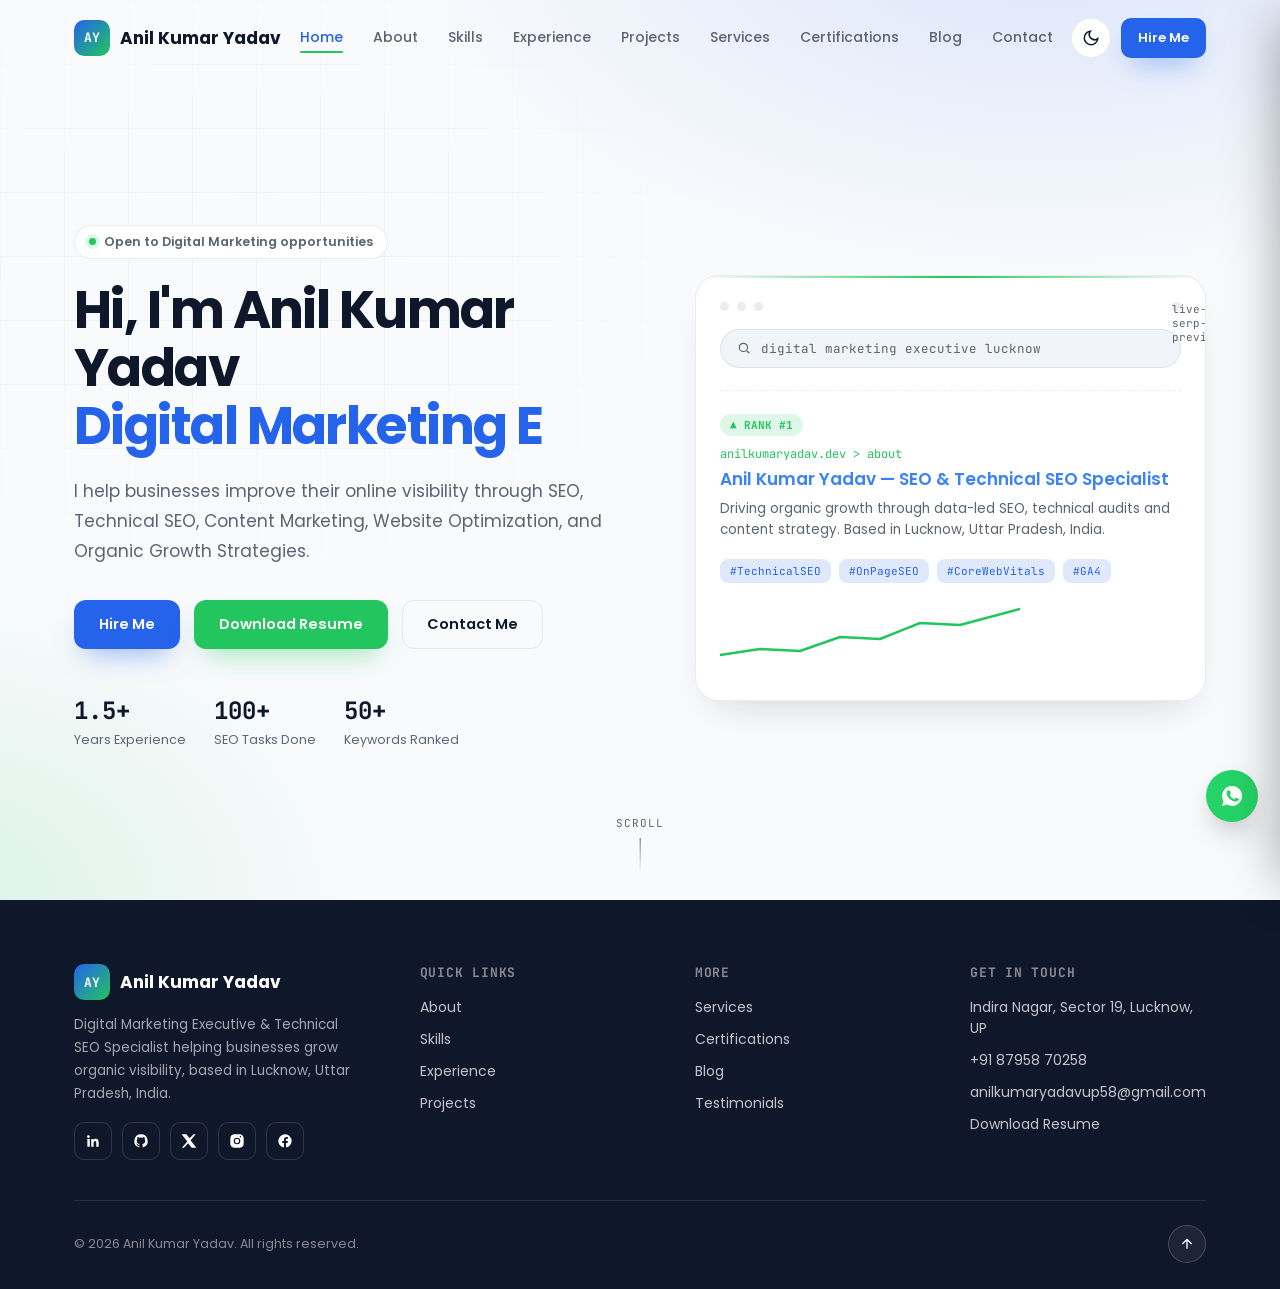
<file: index.html>
<!DOCTYPE html>
<html lang="en">
<head>
<meta charset="UTF-8">
<meta name="viewport" content="width=device-width, initial-scale=1.0">
<title>Anil Kumar Yadav | Digital Marketing Executive & SEO Specialist</title>
<meta name="description" content="Anil Kumar Yadav is a Digital Marketing Executive and Technical SEO Specialist based in Lucknow, India, helping businesses grow organic visibility through SEO, content strategy and website optimization.">
<meta name="keywords" content="Anil Kumar Yadav, Digital Marketing Executive, SEO Specialist, Technical SEO, Lucknow SEO, SEO Expert Portfolio">
<meta name="author" content="Anil Kumar Yadav">
<meta name="robots" content="index, follow">
<link rel="canonical" href="https://anilkumaryadav.dev/index.html">
  <meta name="google-site-verification" content="RKXAINLTU_o0CZLmDR8JRrWkhyoWCaPEAYXjtISK9rI" />

<meta property="og:type" content="website">
<meta property="og:title" content="Anil Kumar Yadav | Digital Marketing Executive & SEO Specialist">
<meta property="og:description" content="Anil Kumar Yadav is a Digital Marketing Executive and Technical SEO Specialist based in Lucknow, India, helping businesses grow organic visibility through SEO, content strategy and website optimization.">
<meta property="og:image" content="assets/og-cover.jpg">
<meta property="og:url" content="https://anilkumaryadav.dev/index.html">
<meta property="og:site_name" content="Anil Kumar Yadav Portfolio">

<meta name="twitter:card" content="summary_large_image">
<meta name="twitter:title" content="Anil Kumar Yadav | Digital Marketing Executive & SEO Specialist">
<meta name="twitter:description" content="Anil Kumar Yadav is a Digital Marketing Executive and Technical SEO Specialist based in Lucknow, India, helping businesses grow organic visibility through SEO, content strategy and website optimization.">
<meta name="twitter:image" content="assets/og-cover.jpg">

<script type="application/ld+json">
{
  "@context": "https://schema.org",
  "@type": "Person",
  "name": "Anil Kumar Yadav",
  "jobTitle": "Digital Marketing Executive",
  "description": "Digital Marketing Executive and Technical SEO Specialist with 1.5+ years of experience in SEO, content strategy and organic growth.",
  "email": "mailto:anilkumaryadavup58@gmail.com",
  "telephone": "+91-8795870258",
  "address": {
    "@type": "PostalAddress",
    "addressLocality": "Lucknow",
    "addressRegion": "Uttar Pradesh",
    "addressCountry": "IN"
  },
  "sameAs": [
    "https://linkedin.com/in/",
    "https://github.com/",
    "https://twitter.com/",
    "https://instagram.com/",
    "https://facebook.com/"
  ]
}
</script>

<link rel="preconnect" href="https://fonts.googleapis.com">
<link rel="preconnect" href="https://fonts.gstatic.com" crossorigin>
<link href="https://fonts.googleapis.com/css2?family=Poppins:wght@300;400;500;600;700&family=JetBrains+Mono:wght@400;500;700&display=swap" rel="stylesheet">
<link rel="stylesheet" href="style.css">
</head>
<body data-theme="light">

<div id="loader">
  <div class="loader-mark">INDEXING PORTFOLIO…</div>
  <div class="loader-bar"><span></span></div>
</div>

<div id="scroll-progress"></div>

<header id="site-nav">
  <div class="container nav-inner">
    <a href="index.html" class="brand"><span class="brand-mark">AY</span> Anil Kumar Yadav</a>
    <nav class="nav-links" id="nav-links">
      <a href="index.html" class="active">Home</a>
      <a href="about.html">About</a>
      <a href="skills.html">Skills</a>
      <a href="experience.html">Experience</a>
      <a href="projects.html">Projects</a>
      <a href="services.html">Services</a>
      <a href="certifications.html">Certifications</a>
      <a href="blog.html">Blog</a>
      <a href="contact.html">Contact</a>
    </nav>
    <div class="nav-cta">
      <button class="theme-toggle" id="theme-toggle" aria-label="Toggle dark mode">
        <svg class="icon-moon" viewBox="0 0 24 24" fill="none" stroke="currentColor" stroke-width="2"><path d="M21 12.8A9 9 0 1111.2 3 7 7 0 0021 12.8z"/></svg>
        <svg class="icon-sun" viewBox="0 0 24 24" fill="none" stroke="currentColor" stroke-width="2"><circle cx="12" cy="12" r="4"/><path d="M12 2v2M12 20v2M4.9 4.9l1.4 1.4M17.7 17.7l1.4 1.4M2 12h2M20 12h2M4.9 19.1l1.4-1.4M17.7 6.3l1.4-1.4"/></svg>
      </button>
      <a href="contact.html" class="btn btn-primary btn-sm">Hire Me</a>
      <button class="hamburger" id="hamburger" aria-label="Open menu"><span></span><span></span><span></span></button>
    </div>
  </div>
</header>

<div id="drawer-overlay"></div>
<nav id="mobile-drawer">
  <a href="index.html">Home</a>
  <a href="about.html">About</a>
  <a href="skills.html">Skills</a>
  <a href="experience.html">Experience</a>
  <a href="projects.html">Projects</a>
  <a href="services.html">Services</a>
  <a href="certifications.html">Certifications</a>
  <a href="blog.html">Blog</a>
  <a href="contact.html">Contact</a>
</nav>

<section class="hero" id="home">
  <div class="container hero-grid">
    <div>
      <div class="hero-badge reveal in"><span class="dot"></span> Open to Digital Marketing opportunities</div>
      <h1>Hi, I'm Anil Kumar Yadav<br><span class="type-wrap"><span id="typed"></span><span class="cursor"></span></span></h1>
      <p class="hero-sub">I help businesses improve their online visibility through SEO, Technical SEO, Content Marketing, Website Optimization, and Organic Growth Strategies.</p>
      <div class="hero-ctas">
        <a href="contact.html" class="btn btn-primary">Hire Me</a>
        <a href="assets/Anil-Kumar-Yadav-Resume.pdf" download class="btn btn-accent">Download Resume</a>
        <a href="contact.html" class="btn btn-ghost">Contact Me</a>
      </div>
      <div class="hero-meta">
        <div><b>1.5+</b><span>Years Experience</span></div>
        <div><b>100+</b><span>SEO Tasks Done</span></div>
        <div><b>50+</b><span>Keywords Ranked</span></div>
      </div>
    </div>

    <div class="serp-card reveal in">
      <div class="serp-topbar"><span></span><span></span><span></span><span class="lbl">live-serp-preview.dev</span></div>
      <div class="serp-search">
        <svg viewBox="0 0 24 24" fill="none" stroke="currentColor" stroke-width="2"><circle cx="11" cy="11" r="7"/><path d="m21 21-4.3-4.3"/></svg>
        digital marketing executive lucknow
      </div>
      <div class="serp-result">
        <span class="serp-rank">▲ RANK #1</span>
        <div class="serp-url">anilkumaryadav.dev &gt; about</div>
        <div class="serp-title">Anil Kumar Yadav — SEO &amp; Technical SEO Specialist</div>
        <div class="serp-desc">Driving organic growth through data-led SEO, technical audits and content strategy. Based in Lucknow, Uttar Pradesh, India.</div>
      </div>
      <div class="serp-tags">
        <span>#TechnicalSEO</span><span>#OnPageSEO</span><span>#CoreWebVitals</span><span>#GA4</span>
      </div>
      <svg class="serp-graph" viewBox="0 0 300 64" fill="none" preserveAspectRatio="none">
        <polyline points="0,52 40,46 80,48 120,34 160,36 200,20 240,22 300,6" stroke="var(--accent)" stroke-width="2.5" fill="none" stroke-linecap="round" stroke-linejoin="round"/>
      </svg>
    </div>
  </div>
  <div class="scroll-cue"><span>SCROLL</span><span class="line"></span></div>
</section>

<!-- ============ FOOTER ============ -->
<footer>
  <div class="container">
    <div class="footer-grid">
      <div class="footer-brand">
        <a href="index.html" class="brand"><span class="brand-mark">AY</span> Anil Kumar Yadav</a>
        <p>Digital Marketing Executive &amp; Technical SEO Specialist helping businesses grow organic visibility, based in Lucknow, Uttar Pradesh, India.</p>
        <div class="social-row">
          <a href="#" aria-label="LinkedIn" target="_blank" rel="noopener"><svg viewBox="0 0 24 24" fill="currentColor"><path d="M20.45 20.45h-3.56v-5.57c0-1.33-.02-3.04-1.85-3.04-1.86 0-2.14 1.45-2.14 2.94v5.67H9.34V9h3.41v1.56h.05c.48-.9 1.64-1.85 3.37-1.85 3.6 0 4.27 2.37 4.27 5.45zM5.34 7.43a2.07 2.07 0 11.01-4.13 2.07 2.07 0 010 4.13zM7.12 20.45H3.56V9h3.56z"/></svg></a>
          <a href="#" aria-label="GitHub" target="_blank" rel="noopener"><svg viewBox="0 0 24 24" fill="currentColor"><path d="M12 2a10 10 0 00-3.16 19.49c.5.09.68-.22.68-.48v-1.7c-2.78.6-3.37-1.34-3.37-1.34-.46-1.15-1.11-1.46-1.11-1.46-.9-.62.07-.6.07-.6 1 .07 1.53 1.03 1.53 1.03.9 1.52 2.34 1.08 2.91.83.09-.65.35-1.08.63-1.33-2.22-.25-4.56-1.11-4.56-4.94 0-1.09.39-1.98 1.03-2.68-.1-.25-.45-1.27.1-2.65 0 0 .84-.27 2.75 1.02a9.4 9.4 0 015 0c1.9-1.29 2.75-1.02 2.75-1.02.55 1.38.2 2.4.1 2.65.64.7 1.03 1.59 1.03 2.68 0 3.84-2.34 4.68-4.57 4.93.36.31.68.92.68 1.85V21c0 .27.18.58.69.48A10 10 0 0012 2z"/></svg></a>
          <a href="#" aria-label="Twitter" target="_blank" rel="noopener"><svg viewBox="0 0 24 24" fill="currentColor"><path d="M18.9 2H22l-7.6 8.7L23 22h-6.9l-5.4-6.6L4.4 22H1.3l8.1-9.3L1 2h7l4.9 6z"/></svg></a>
          <a href="#" aria-label="Instagram" target="_blank" rel="noopener"><svg viewBox="0 0 24 24" fill="currentColor"><path d="M12 2c2.7 0 3.06.01 4.12.06 1.06.05 1.79.22 2.43.47.66.26 1.22.6 1.77 1.16.55.55.9 1.11 1.16 1.77.25.64.42 1.37.47 2.43C21.99 8.94 22 9.3 22 12s-.01 3.06-.06 4.12c-.05 1.06-.22 1.79-.47 2.43a4.9 4.9 0 01-1.16 1.77 4.9 4.9 0 01-1.77 1.16c-.64.25-1.37.42-2.43.47C15.06 21.99 14.7 22 12 22s-3.06-.01-4.12-.06c-1.06-.05-1.79-.22-2.43-.47a4.9 4.9 0 01-1.77-1.16 4.9 4.9 0 01-1.16-1.77c-.25-.64-.42-1.37-.47-2.43C2.01 15.06 2 14.7 2 12s.01-3.06.06-4.12c.05-1.06.22-1.79.47-2.43.26-.66.6-1.22 1.16-1.77A4.9 4.9 0 015.45 2.5c.64-.25 1.37-.42 2.43-.47C8.94 2.01 9.3 2 12 2zm0 5a5 5 0 100 10 5 5 0 000-10zm0 8.2a3.2 3.2 0 110-6.4 3.2 3.2 0 010 6.4zm5.2-8.4a1.17 1.17 0 100-2.34 1.17 1.17 0 000 2.34z"/></svg></a>
          <a href="#" aria-label="Facebook" target="_blank" rel="noopener"><svg viewBox="0 0 24 24" fill="currentColor"><path d="M22 12a10 10 0 10-11.56 9.87v-6.98H7.9V12h2.54V9.8c0-2.5 1.5-3.89 3.78-3.89 1.1 0 2.24.2 2.24.2v2.46h-1.26c-1.24 0-1.63.77-1.63 1.56V12h2.78l-.44 2.89h-2.34v6.98A10 10 0 0022 12z"/></svg></a>
        </div>
      </div>
      <div class="footer-col">
        <h4>Quick Links</h4>
        <a href="about.html">About</a><a href="skills.html">Skills</a><a href="experience.html">Experience</a><a href="projects.html">Projects</a>
      </div>
      <div class="footer-col">
        <h4>More</h4>
        <a href="services.html">Services</a><a href="certifications.html">Certifications</a><a href="blog.html">Blog</a><a href="certifications.html#testimonials">Testimonials</a>
      </div>
      <div class="footer-col">
        <h4>Get In Touch</h4>
        <span>Indira Nagar, Sector 19, Lucknow, UP</span>
        <a href="tel:+918795870258">+91 87958 70258</a>
        <a href="mailto:anilkumaryadavup58@gmail.com">anilkumaryadavup58@gmail.com</a>
        <a href="assets/Anil-Kumar-Yadav-Resume.pdf" download>Download Resume</a>
      </div>
    </div>
    <div class="footer-bottom">
      <p>© <span id="year"></span> Anil Kumar Yadav. All rights reserved.</p>
      <button id="back-to-top" aria-label="Back to top">
        <svg viewBox="0 0 24 24" fill="none" stroke="currentColor" stroke-width="2" width="16" height="16"><path d="M12 19V5M5 12l7-7 7 7"/></svg>
      </button>
    </div>
  </div>
</footer>

<!-- Floating buttons -->
<div class="float-stack">
  <a class="fab whatsapp" href="https://wa.me/918795870258" target="_blank" rel="noopener" aria-label="Chat on WhatsApp">
    <svg viewBox="0 0 24 24" fill="currentColor"><path d="M12.04 2a9.94 9.94 0 00-8.5 15.06L2 22l5.1-1.5A9.94 9.94 0 1012.04 2zm5.8 14.2c-.24.68-1.4 1.3-1.94 1.37-.5.07-1.12.1-1.8-.11a15 15 0 01-1.7-.63 12 12 0 01-4.6-4.06c-.4-.55-1.34-1.78-1.34-3.4s.85-2.4 1.15-2.73c.3-.32.66-.4.88-.4h.63c.2 0 .47-.08.73.56.27.66.9 2.28.98 2.44.08.16.13.35.02.57-.1.22-.16.35-.32.54l-.47.55c-.15.15-.31.32-.13.63.17.3.77 1.28 1.66 2.07 1.14 1.02 2.1 1.34 2.4 1.5.3.15.48.13.66-.08.18-.2.77-.9.97-1.2.2-.32.4-.27.68-.16.27.1 1.72.81 2.02.96.3.15.5.22.57.35.08.13.08.75-.16 1.43z"/></svg>
  </a>
  <button class="fab top" id="fab-top" aria-label="Back to top">
    <svg viewBox="0 0 24 24" fill="none" stroke="currentColor" stroke-width="2"><path d="M12 19V5M5 12l7-7 7 7"/></svg>
  </button>
</div>

<script src="script.js"></script>
</body>
</html>
</file>
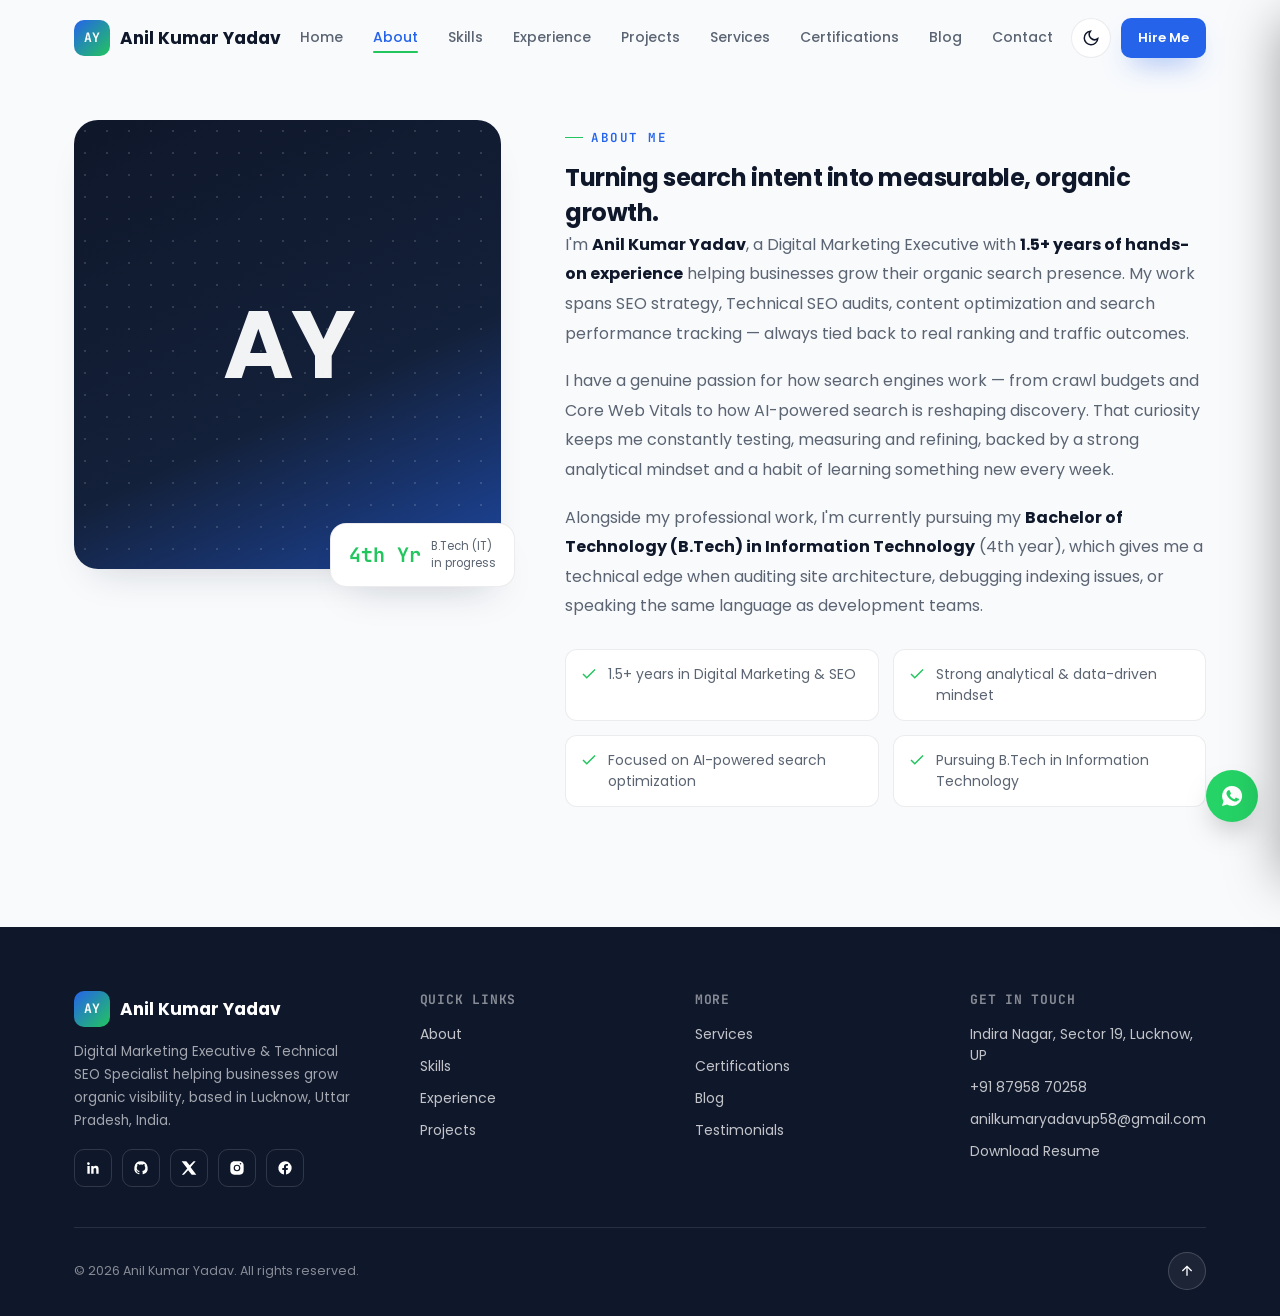
<file: about.html>
<!DOCTYPE html>
<html lang="en">
<head>
<meta charset="UTF-8">
<meta name="viewport" content="width=device-width, initial-scale=1.0">
<title>About Anil Kumar Yadav | Digital Marketing Executive</title>
<meta name="description" content="Learn more about Anil Kumar Yadav's background, experience and approach to SEO and digital marketing.">
<meta name="keywords" content="Anil Kumar Yadav, Digital Marketing Executive, SEO Specialist, Technical SEO, Lucknow SEO, SEO Expert Portfolio">
<meta name="author" content="Anil Kumar Yadav">
<meta name="robots" content="index, follow">
<link rel="canonical" href="https://anilkumaryadav.dev/about.html">

<meta property="og:type" content="website">
<meta property="og:title" content="About Anil Kumar Yadav | Digital Marketing Executive">
<meta property="og:description" content="Learn more about Anil Kumar Yadav's background, experience and approach to SEO and digital marketing.">
<meta property="og:image" content="assets/og-cover.jpg">
<meta property="og:url" content="https://anilkumaryadav.dev/about.html">
<meta property="og:site_name" content="Anil Kumar Yadav Portfolio">

<meta name="twitter:card" content="summary_large_image">
<meta name="twitter:title" content="About Anil Kumar Yadav | Digital Marketing Executive">
<meta name="twitter:description" content="Learn more about Anil Kumar Yadav's background, experience and approach to SEO and digital marketing.">
<meta name="twitter:image" content="assets/og-cover.jpg">

<script type="application/ld+json">
{
  "@context": "https://schema.org",
  "@type": "Person",
  "name": "Anil Kumar Yadav",
  "jobTitle": "Digital Marketing Executive",
  "description": "Digital Marketing Executive and Technical SEO Specialist with 1.5+ years of experience in SEO, content strategy and organic growth.",
  "email": "mailto:anilkumaryadavup58@gmail.com",
  "telephone": "+91-8795870258",
  "address": {
    "@type": "PostalAddress",
    "addressLocality": "Lucknow",
    "addressRegion": "Uttar Pradesh",
    "addressCountry": "IN"
  },
  "sameAs": [
    "https://linkedin.com/in/",
    "https://github.com/",
    "https://twitter.com/",
    "https://instagram.com/",
    "https://facebook.com/"
  ]
}
</script>

<link rel="preconnect" href="https://fonts.googleapis.com">
<link rel="preconnect" href="https://fonts.gstatic.com" crossorigin>
<link href="https://fonts.googleapis.com/css2?family=Poppins:wght@300;400;500;600;700&family=JetBrains+Mono:wght@400;500;700&display=swap" rel="stylesheet">
<link rel="stylesheet" href="style.css">
</head>
<body data-theme="light">

<div id="loader">
  <div class="loader-mark">INDEXING PORTFOLIO…</div>
  <div class="loader-bar"><span></span></div>
</div>

<div id="scroll-progress"></div>

<header id="site-nav">
  <div class="container nav-inner">
    <a href="index.html" class="brand"><span class="brand-mark">AY</span> Anil Kumar Yadav</a>
    <nav class="nav-links" id="nav-links">
      <a href="index.html">Home</a>
      <a href="about.html" class="active">About</a>
      <a href="skills.html">Skills</a>
      <a href="experience.html">Experience</a>
      <a href="projects.html">Projects</a>
      <a href="services.html">Services</a>
      <a href="certifications.html">Certifications</a>
      <a href="blog.html">Blog</a>
      <a href="contact.html">Contact</a>
    </nav>
    <div class="nav-cta">
      <button class="theme-toggle" id="theme-toggle" aria-label="Toggle dark mode">
        <svg class="icon-moon" viewBox="0 0 24 24" fill="none" stroke="currentColor" stroke-width="2"><path d="M21 12.8A9 9 0 1111.2 3 7 7 0 0021 12.8z"/></svg>
        <svg class="icon-sun" viewBox="0 0 24 24" fill="none" stroke="currentColor" stroke-width="2"><circle cx="12" cy="12" r="4"/><path d="M12 2v2M12 20v2M4.9 4.9l1.4 1.4M17.7 17.7l1.4 1.4M2 12h2M20 12h2M4.9 19.1l1.4-1.4M17.7 6.3l1.4-1.4"/></svg>
      </button>
      <a href="contact.html" class="btn btn-primary btn-sm">Hire Me</a>
      <button class="hamburger" id="hamburger" aria-label="Open menu"><span></span><span></span><span></span></button>
    </div>
  </div>
</header>

<div id="drawer-overlay"></div>
<nav id="mobile-drawer">
  <a href="index.html">Home</a>
  <a href="about.html">About</a>
  <a href="skills.html">Skills</a>
  <a href="experience.html">Experience</a>
  <a href="projects.html">Projects</a>
  <a href="services.html">Services</a>
  <a href="certifications.html">Certifications</a>
  <a href="blog.html">Blog</a>
  <a href="contact.html">Contact</a>
</nav>

<section class="section" id="about">
  <div class="container about-grid">
    <div class="avatar-wrap reveal">
      <div class="avatar-card">
        <span class="initials">AY</span>
      </div>
      <div class="avatar-float">
        <b>4th Yr</b>
        <span>B.Tech (IT)<br>in progress</span>
      </div>
    </div>
    <div class="about-copy reveal">
      <span class="eyebrow">About Me</span>
      <h2 style="margin-top:14px;">Turning search intent into measurable, organic growth.</h2>
      <p>I'm <strong>Anil Kumar Yadav</strong>, a Digital Marketing Executive with <strong>1.5+ years of hands-on experience</strong> helping businesses grow their organic search presence. My work spans SEO strategy, Technical SEO audits, content optimization and search performance tracking — always tied back to real ranking and traffic outcomes.</p>
      <p>I have a genuine passion for how search engines work — from crawl budgets and Core Web Vitals to how AI-powered search is reshaping discovery. That curiosity keeps me constantly testing, measuring and refining, backed by a strong analytical mindset and a habit of learning something new every week.</p>
      <p>Alongside my professional work, I'm currently pursuing my <strong>Bachelor of Technology (B.Tech) in Information Technology</strong> (4th year), which gives me a technical edge when auditing site architecture, debugging indexing issues, or speaking the same language as development teams.</p>
      <ul class="about-points">
        <li><svg viewBox="0 0 24 24" fill="none" stroke="currentColor" stroke-width="2"><path d="M20 6 9 17l-5-5"/></svg> 1.5+ years in Digital Marketing &amp; SEO</li>
        <li><svg viewBox="0 0 24 24" fill="none" stroke="currentColor" stroke-width="2"><path d="M20 6 9 17l-5-5"/></svg> Strong analytical &amp; data-driven mindset</li>
        <li><svg viewBox="0 0 24 24" fill="none" stroke="currentColor" stroke-width="2"><path d="M20 6 9 17l-5-5"/></svg> Focused on AI-powered search optimization</li>
        <li><svg viewBox="0 0 24 24" fill="none" stroke="currentColor" stroke-width="2"><path d="M20 6 9 17l-5-5"/></svg> Pursuing B.Tech in Information Technology</li>
      </ul>
    </div>
  </div>
</section>

<!-- ============ FOOTER ============ -->
<footer>
  <div class="container">
    <div class="footer-grid">
      <div class="footer-brand">
        <a href="index.html" class="brand"><span class="brand-mark">AY</span> Anil Kumar Yadav</a>
        <p>Digital Marketing Executive &amp; Technical SEO Specialist helping businesses grow organic visibility, based in Lucknow, Uttar Pradesh, India.</p>
        <div class="social-row">
          <a href="#" aria-label="LinkedIn" target="_blank" rel="noopener"><svg viewBox="0 0 24 24" fill="currentColor"><path d="M20.45 20.45h-3.56v-5.57c0-1.33-.02-3.04-1.85-3.04-1.86 0-2.14 1.45-2.14 2.94v5.67H9.34V9h3.41v1.56h.05c.48-.9 1.64-1.85 3.37-1.85 3.6 0 4.27 2.37 4.27 5.45zM5.34 7.43a2.07 2.07 0 11.01-4.13 2.07 2.07 0 010 4.13zM7.12 20.45H3.56V9h3.56z"/></svg></a>
          <a href="#" aria-label="GitHub" target="_blank" rel="noopener"><svg viewBox="0 0 24 24" fill="currentColor"><path d="M12 2a10 10 0 00-3.16 19.49c.5.09.68-.22.68-.48v-1.7c-2.78.6-3.37-1.34-3.37-1.34-.46-1.15-1.11-1.46-1.11-1.46-.9-.62.07-.6.07-.6 1 .07 1.53 1.03 1.53 1.03.9 1.52 2.34 1.08 2.91.83.09-.65.35-1.08.63-1.33-2.22-.25-4.56-1.11-4.56-4.94 0-1.09.39-1.98 1.03-2.68-.1-.25-.45-1.27.1-2.65 0 0 .84-.27 2.75 1.02a9.4 9.4 0 015 0c1.9-1.29 2.75-1.02 2.75-1.02.55 1.38.2 2.4.1 2.65.64.7 1.03 1.59 1.03 2.68 0 3.84-2.34 4.68-4.57 4.93.36.31.68.92.68 1.85V21c0 .27.18.58.69.48A10 10 0 0012 2z"/></svg></a>
          <a href="#" aria-label="Twitter" target="_blank" rel="noopener"><svg viewBox="0 0 24 24" fill="currentColor"><path d="M18.9 2H22l-7.6 8.7L23 22h-6.9l-5.4-6.6L4.4 22H1.3l8.1-9.3L1 2h7l4.9 6z"/></svg></a>
          <a href="#" aria-label="Instagram" target="_blank" rel="noopener"><svg viewBox="0 0 24 24" fill="currentColor"><path d="M12 2c2.7 0 3.06.01 4.12.06 1.06.05 1.79.22 2.43.47.66.26 1.22.6 1.77 1.16.55.55.9 1.11 1.16 1.77.25.64.42 1.37.47 2.43C21.99 8.94 22 9.3 22 12s-.01 3.06-.06 4.12c-.05 1.06-.22 1.79-.47 2.43a4.9 4.9 0 01-1.16 1.77 4.9 4.9 0 01-1.77 1.16c-.64.25-1.37.42-2.43.47C15.06 21.99 14.7 22 12 22s-3.06-.01-4.12-.06c-1.06-.05-1.79-.22-2.43-.47a4.9 4.9 0 01-1.77-1.16 4.9 4.9 0 01-1.16-1.77c-.25-.64-.42-1.37-.47-2.43C2.01 15.06 2 14.7 2 12s.01-3.06.06-4.12c.05-1.06.22-1.79.47-2.43.26-.66.6-1.22 1.16-1.77A4.9 4.9 0 015.45 2.5c.64-.25 1.37-.42 2.43-.47C8.94 2.01 9.3 2 12 2zm0 5a5 5 0 100 10 5 5 0 000-10zm0 8.2a3.2 3.2 0 110-6.4 3.2 3.2 0 010 6.4zm5.2-8.4a1.17 1.17 0 100-2.34 1.17 1.17 0 000 2.34z"/></svg></a>
          <a href="#" aria-label="Facebook" target="_blank" rel="noopener"><svg viewBox="0 0 24 24" fill="currentColor"><path d="M22 12a10 10 0 10-11.56 9.87v-6.98H7.9V12h2.54V9.8c0-2.5 1.5-3.89 3.78-3.89 1.1 0 2.24.2 2.24.2v2.46h-1.26c-1.24 0-1.63.77-1.63 1.56V12h2.78l-.44 2.89h-2.34v6.98A10 10 0 0022 12z"/></svg></a>
        </div>
      </div>
      <div class="footer-col">
        <h4>Quick Links</h4>
        <a href="about.html">About</a><a href="skills.html">Skills</a><a href="experience.html">Experience</a><a href="projects.html">Projects</a>
      </div>
      <div class="footer-col">
        <h4>More</h4>
        <a href="services.html">Services</a><a href="certifications.html">Certifications</a><a href="blog.html">Blog</a><a href="certifications.html#testimonials">Testimonials</a>
      </div>
      <div class="footer-col">
        <h4>Get In Touch</h4>
        <span>Indira Nagar, Sector 19, Lucknow, UP</span>
        <a href="tel:+918795870258">+91 87958 70258</a>
        <a href="mailto:anilkumaryadavup58@gmail.com">anilkumaryadavup58@gmail.com</a>
        <a href="assets/Anil-Kumar-Yadav-Resume.pdf" download>Download Resume</a>
      </div>
    </div>
    <div class="footer-bottom">
      <p>© <span id="year"></span> Anil Kumar Yadav. All rights reserved.</p>
      <button id="back-to-top" aria-label="Back to top">
        <svg viewBox="0 0 24 24" fill="none" stroke="currentColor" stroke-width="2" width="16" height="16"><path d="M12 19V5M5 12l7-7 7 7"/></svg>
      </button>
    </div>
  </div>
</footer>

<!-- Floating buttons -->
<div class="float-stack">
  <a class="fab whatsapp" href="https://wa.me/918795870258" target="_blank" rel="noopener" aria-label="Chat on WhatsApp">
    <svg viewBox="0 0 24 24" fill="currentColor"><path d="M12.04 2a9.94 9.94 0 00-8.5 15.06L2 22l5.1-1.5A9.94 9.94 0 1012.04 2zm5.8 14.2c-.24.68-1.4 1.3-1.94 1.37-.5.07-1.12.1-1.8-.11a15 15 0 01-1.7-.63 12 12 0 01-4.6-4.06c-.4-.55-1.34-1.78-1.34-3.4s.85-2.4 1.15-2.73c.3-.32.66-.4.88-.4h.63c.2 0 .47-.08.73.56.27.66.9 2.28.98 2.44.08.16.13.35.02.57-.1.22-.16.35-.32.54l-.47.55c-.15.15-.31.32-.13.63.17.3.77 1.28 1.66 2.07 1.14 1.02 2.1 1.34 2.4 1.5.3.15.48.13.66-.08.18-.2.77-.9.97-1.2.2-.32.4-.27.68-.16.27.1 1.72.81 2.02.96.3.15.5.22.57.35.08.13.08.75-.16 1.43z"/></svg>
  </a>
  <button class="fab top" id="fab-top" aria-label="Back to top">
    <svg viewBox="0 0 24 24" fill="none" stroke="currentColor" stroke-width="2"><path d="M12 19V5M5 12l7-7 7 7"/></svg>
  </button>
</div>

<script src="script.js"></script>
</body>
</html>
</file>
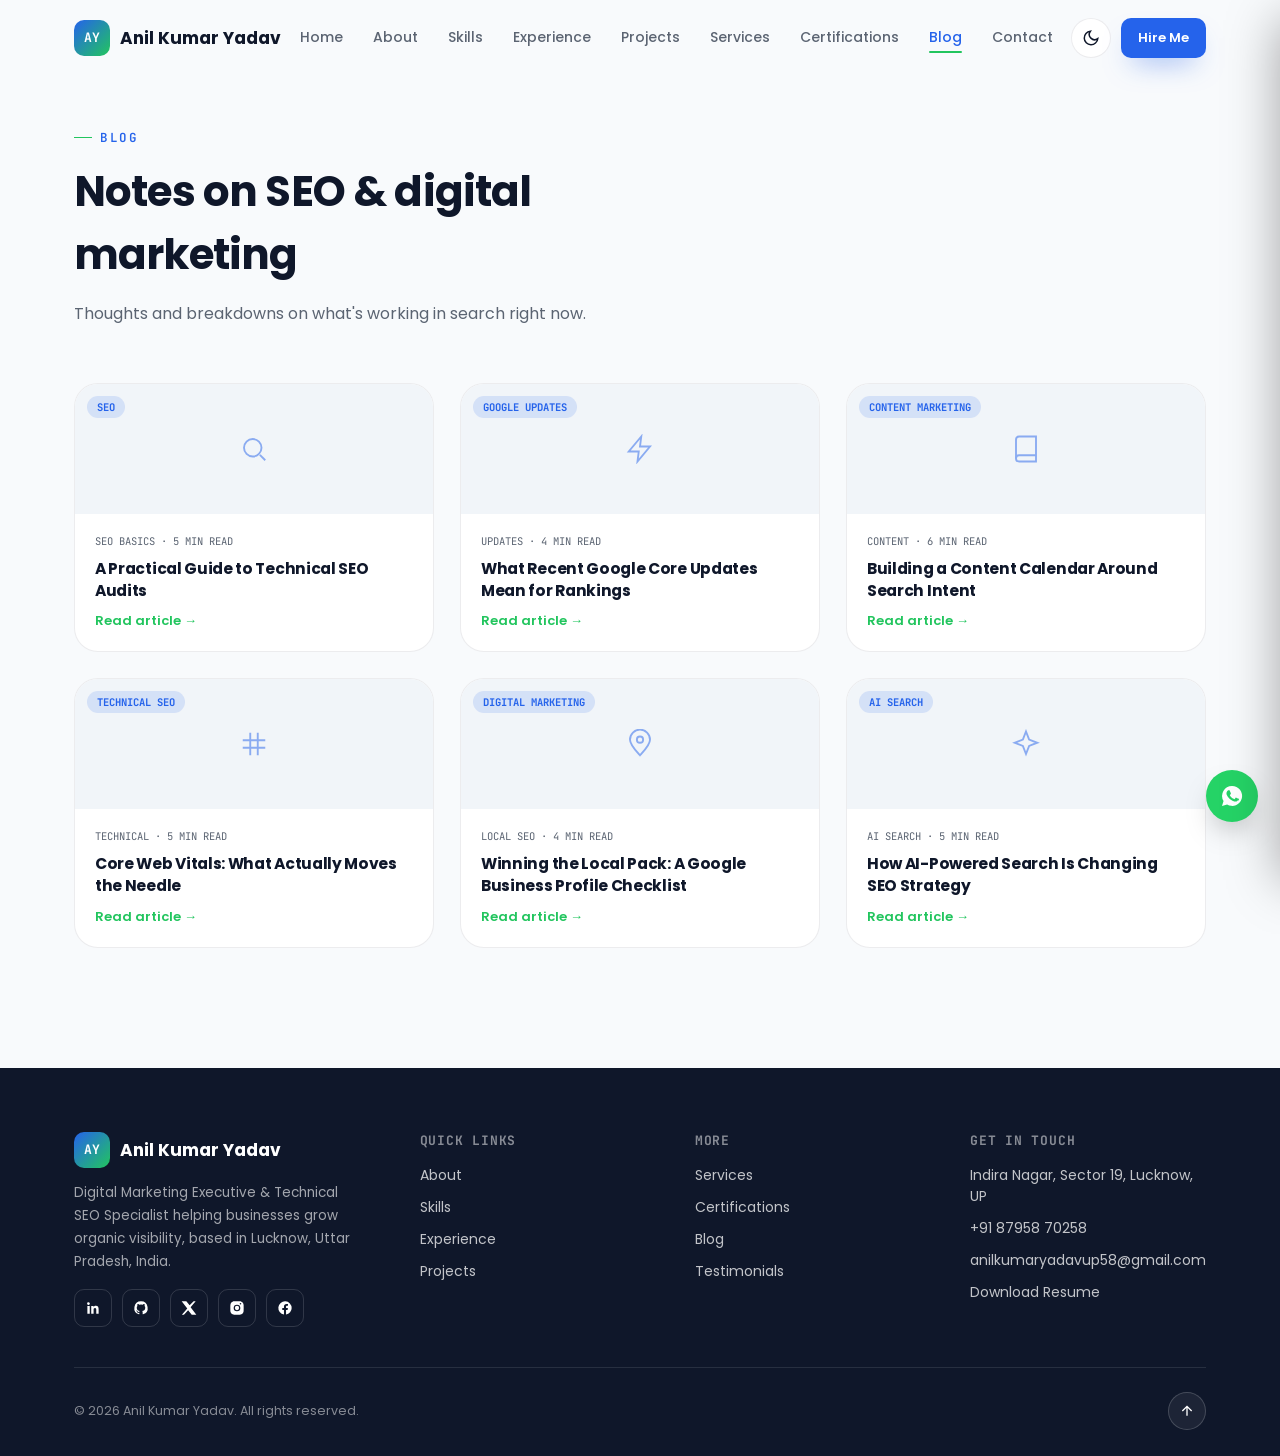
<file: blog.html>
<!DOCTYPE html>
<html lang="en">
<head>
<meta charset="UTF-8">
<meta name="viewport" content="width=device-width, initial-scale=1.0">
<title>Blog | Anil Kumar Yadav - SEO & Digital Marketing Insights</title>
<meta name="description" content="Articles and notes on SEO, technical SEO, Google updates and content marketing by Anil Kumar Yadav.">
<meta name="keywords" content="Anil Kumar Yadav, Digital Marketing Executive, SEO Specialist, Technical SEO, Lucknow SEO, SEO Expert Portfolio">
<meta name="author" content="Anil Kumar Yadav">
<meta name="robots" content="index, follow">
<link rel="canonical" href="https://anilkumaryadav.dev/blog.html">

<meta property="og:type" content="website">
<meta property="og:title" content="Blog | Anil Kumar Yadav - SEO & Digital Marketing Insights">
<meta property="og:description" content="Articles and notes on SEO, technical SEO, Google updates and content marketing by Anil Kumar Yadav.">
<meta property="og:image" content="assets/og-cover.jpg">
<meta property="og:url" content="https://anilkumaryadav.dev/blog.html">
<meta property="og:site_name" content="Anil Kumar Yadav Portfolio">

<meta name="twitter:card" content="summary_large_image">
<meta name="twitter:title" content="Blog | Anil Kumar Yadav - SEO & Digital Marketing Insights">
<meta name="twitter:description" content="Articles and notes on SEO, technical SEO, Google updates and content marketing by Anil Kumar Yadav.">
<meta name="twitter:image" content="assets/og-cover.jpg">

<script type="application/ld+json">
{
  "@context": "https://schema.org",
  "@type": "Person",
  "name": "Anil Kumar Yadav",
  "jobTitle": "Digital Marketing Executive",
  "description": "Digital Marketing Executive and Technical SEO Specialist with 1.5+ years of experience in SEO, content strategy and organic growth.",
  "email": "mailto:anilkumaryadavup58@gmail.com",
  "telephone": "+91-8795870258",
  "address": {
    "@type": "PostalAddress",
    "addressLocality": "Lucknow",
    "addressRegion": "Uttar Pradesh",
    "addressCountry": "IN"
  },
  "sameAs": [
    "https://linkedin.com/in/",
    "https://github.com/",
    "https://twitter.com/",
    "https://instagram.com/",
    "https://facebook.com/"
  ]
}
</script>

<link rel="preconnect" href="https://fonts.googleapis.com">
<link rel="preconnect" href="https://fonts.gstatic.com" crossorigin>
<link href="https://fonts.googleapis.com/css2?family=Poppins:wght@300;400;500;600;700&family=JetBrains+Mono:wght@400;500;700&display=swap" rel="stylesheet">
<link rel="stylesheet" href="style.css">
</head>
<body data-theme="light">

<div id="loader">
  <div class="loader-mark">INDEXING PORTFOLIO…</div>
  <div class="loader-bar"><span></span></div>
</div>

<div id="scroll-progress"></div>

<header id="site-nav">
  <div class="container nav-inner">
    <a href="index.html" class="brand"><span class="brand-mark">AY</span> Anil Kumar Yadav</a>
    <nav class="nav-links" id="nav-links">
      <a href="index.html">Home</a>
      <a href="about.html">About</a>
      <a href="skills.html">Skills</a>
      <a href="experience.html">Experience</a>
      <a href="projects.html">Projects</a>
      <a href="services.html">Services</a>
      <a href="certifications.html">Certifications</a>
      <a href="blog.html" class="active">Blog</a>
      <a href="contact.html">Contact</a>
    </nav>
    <div class="nav-cta">
      <button class="theme-toggle" id="theme-toggle" aria-label="Toggle dark mode">
        <svg class="icon-moon" viewBox="0 0 24 24" fill="none" stroke="currentColor" stroke-width="2"><path d="M21 12.8A9 9 0 1111.2 3 7 7 0 0021 12.8z"/></svg>
        <svg class="icon-sun" viewBox="0 0 24 24" fill="none" stroke="currentColor" stroke-width="2"><circle cx="12" cy="12" r="4"/><path d="M12 2v2M12 20v2M4.9 4.9l1.4 1.4M17.7 17.7l1.4 1.4M2 12h2M20 12h2M4.9 19.1l1.4-1.4M17.7 6.3l1.4-1.4"/></svg>
      </button>
      <a href="contact.html" class="btn btn-primary btn-sm">Hire Me</a>
      <button class="hamburger" id="hamburger" aria-label="Open menu"><span></span><span></span><span></span></button>
    </div>
  </div>
</header>

<div id="drawer-overlay"></div>
<nav id="mobile-drawer">
  <a href="index.html">Home</a>
  <a href="about.html">About</a>
  <a href="skills.html">Skills</a>
  <a href="experience.html">Experience</a>
  <a href="projects.html">Projects</a>
  <a href="services.html">Services</a>
  <a href="certifications.html">Certifications</a>
  <a href="blog.html">Blog</a>
  <a href="contact.html">Contact</a>
</nav>

<section class="section" id="blog">
  <div class="container">
    <div class="section-head reveal">
      <span class="eyebrow">Blog</span>
      <h2>Notes on SEO &amp; digital marketing</h2>
      <p>Thoughts and breakdowns on what's working in search right now.</p>
    </div>
    <div class="blog-grid reveal-stagger">
      <a href="#" class="blog-card reveal" style="--i:0">
        <div class="blog-thumb"><span class="blog-cat">SEO</span><svg viewBox="0 0 24 24" fill="none" stroke="currentColor" stroke-width="1.5"><circle cx="11" cy="11" r="7"/><path d="m21 21-4.3-4.3"/></svg></div>
        <div class="blog-body"><span class="blog-meta">SEO BASICS · 5 MIN READ</span><h3>A Practical Guide to Technical SEO Audits</h3><span class="blog-read">Read article →</span></div>
      </a>
      <a href="#" class="blog-card reveal" style="--i:1">
        <div class="blog-thumb"><span class="blog-cat">GOOGLE UPDATES</span><svg viewBox="0 0 24 24" fill="none" stroke="currentColor" stroke-width="1.5"><path d="M13 2 3 14h8l-1 8 10-12h-8z"/></svg></div>
        <div class="blog-body"><span class="blog-meta">UPDATES · 4 MIN READ</span><h3>What Recent Google Core Updates Mean for Rankings</h3><span class="blog-read">Read article →</span></div>
      </a>
      <a href="#" class="blog-card reveal" style="--i:2">
        <div class="blog-thumb"><span class="blog-cat">CONTENT MARKETING</span><svg viewBox="0 0 24 24" fill="none" stroke="currentColor" stroke-width="1.5"><path d="M4 19.5A2.5 2.5 0 016.5 17H20"/><path d="M6.5 2H20v20H6.5A2.5 2.5 0 014 19.5v-15A2.5 2.5 0 016.5 2z"/></svg></div>
        <div class="blog-body"><span class="blog-meta">CONTENT · 6 MIN READ</span><h3>Building a Content Calendar Around Search Intent</h3><span class="blog-read">Read article →</span></div>
      </a>
      <a href="#" class="blog-card reveal" style="--i:3">
        <div class="blog-thumb"><span class="blog-cat">TECHNICAL SEO</span><svg viewBox="0 0 24 24" fill="none" stroke="currentColor" stroke-width="1.5"><path d="M9 3v18M15 3v18M3 9h18M3 15h18"/></svg></div>
        <div class="blog-body"><span class="blog-meta">TECHNICAL · 5 MIN READ</span><h3>Core Web Vitals: What Actually Moves the Needle</h3><span class="blog-read">Read article →</span></div>
      </a>
      <a href="#" class="blog-card reveal" style="--i:4">
        <div class="blog-thumb"><span class="blog-cat">DIGITAL MARKETING</span><svg viewBox="0 0 24 24" fill="none" stroke="currentColor" stroke-width="1.5"><path d="M12 21c4-4.5 8-8.5 8-12.5A8 8 0 104 8.5C4 12.5 8 16.5 12 21z"/><circle cx="12" cy="8.5" r="2.5"/></svg></div>
        <div class="blog-body"><span class="blog-meta">LOCAL SEO · 4 MIN READ</span><h3>Winning the Local Pack: A Google Business Profile Checklist</h3><span class="blog-read">Read article →</span></div>
      </a>
      <a href="#" class="blog-card reveal" style="--i:5">
        <div class="blog-thumb"><span class="blog-cat">AI SEARCH</span><svg viewBox="0 0 24 24" fill="none" stroke="currentColor" stroke-width="1.5"><path d="M12 2l2.5 6.5L21 11l-6.5 2.5L12 20l-2.5-6.5L3 11l6.5-2.5z"/></svg></div>
        <div class="blog-body"><span class="blog-meta">AI SEARCH · 5 MIN READ</span><h3>How AI-Powered Search Is Changing SEO Strategy</h3><span class="blog-read">Read article →</span></div>
      </a>
    </div>
  </div>
</section>

<!-- ============ FOOTER ============ -->
<footer>
  <div class="container">
    <div class="footer-grid">
      <div class="footer-brand">
        <a href="index.html" class="brand"><span class="brand-mark">AY</span> Anil Kumar Yadav</a>
        <p>Digital Marketing Executive &amp; Technical SEO Specialist helping businesses grow organic visibility, based in Lucknow, Uttar Pradesh, India.</p>
        <div class="social-row">
          <a href="#" aria-label="LinkedIn" target="_blank" rel="noopener"><svg viewBox="0 0 24 24" fill="currentColor"><path d="M20.45 20.45h-3.56v-5.57c0-1.33-.02-3.04-1.85-3.04-1.86 0-2.14 1.45-2.14 2.94v5.67H9.34V9h3.41v1.56h.05c.48-.9 1.64-1.85 3.37-1.85 3.6 0 4.27 2.37 4.27 5.45zM5.34 7.43a2.07 2.07 0 11.01-4.13 2.07 2.07 0 010 4.13zM7.12 20.45H3.56V9h3.56z"/></svg></a>
          <a href="#" aria-label="GitHub" target="_blank" rel="noopener"><svg viewBox="0 0 24 24" fill="currentColor"><path d="M12 2a10 10 0 00-3.16 19.49c.5.09.68-.22.68-.48v-1.7c-2.78.6-3.37-1.34-3.37-1.34-.46-1.15-1.11-1.46-1.11-1.46-.9-.62.07-.6.07-.6 1 .07 1.53 1.03 1.53 1.03.9 1.52 2.34 1.08 2.91.83.09-.65.35-1.08.63-1.33-2.22-.25-4.56-1.11-4.56-4.94 0-1.09.39-1.98 1.03-2.68-.1-.25-.45-1.27.1-2.65 0 0 .84-.27 2.75 1.02a9.4 9.4 0 015 0c1.9-1.29 2.75-1.02 2.75-1.02.55 1.38.2 2.4.1 2.65.64.7 1.03 1.59 1.03 2.68 0 3.84-2.34 4.68-4.57 4.93.36.31.68.92.68 1.85V21c0 .27.18.58.69.48A10 10 0 0012 2z"/></svg></a>
          <a href="#" aria-label="Twitter" target="_blank" rel="noopener"><svg viewBox="0 0 24 24" fill="currentColor"><path d="M18.9 2H22l-7.6 8.7L23 22h-6.9l-5.4-6.6L4.4 22H1.3l8.1-9.3L1 2h7l4.9 6z"/></svg></a>
          <a href="#" aria-label="Instagram" target="_blank" rel="noopener"><svg viewBox="0 0 24 24" fill="currentColor"><path d="M12 2c2.7 0 3.06.01 4.12.06 1.06.05 1.79.22 2.43.47.66.26 1.22.6 1.77 1.16.55.55.9 1.11 1.16 1.77.25.64.42 1.37.47 2.43C21.99 8.94 22 9.3 22 12s-.01 3.06-.06 4.12c-.05 1.06-.22 1.79-.47 2.43a4.9 4.9 0 01-1.16 1.77 4.9 4.9 0 01-1.77 1.16c-.64.25-1.37.42-2.43.47C15.06 21.99 14.7 22 12 22s-3.06-.01-4.12-.06c-1.06-.05-1.79-.22-2.43-.47a4.9 4.9 0 01-1.77-1.16 4.9 4.9 0 01-1.16-1.77c-.25-.64-.42-1.37-.47-2.43C2.01 15.06 2 14.7 2 12s.01-3.06.06-4.12c.05-1.06.22-1.79.47-2.43.26-.66.6-1.22 1.16-1.77A4.9 4.9 0 015.45 2.5c.64-.25 1.37-.42 2.43-.47C8.94 2.01 9.3 2 12 2zm0 5a5 5 0 100 10 5 5 0 000-10zm0 8.2a3.2 3.2 0 110-6.4 3.2 3.2 0 010 6.4zm5.2-8.4a1.17 1.17 0 100-2.34 1.17 1.17 0 000 2.34z"/></svg></a>
          <a href="#" aria-label="Facebook" target="_blank" rel="noopener"><svg viewBox="0 0 24 24" fill="currentColor"><path d="M22 12a10 10 0 10-11.56 9.87v-6.98H7.9V12h2.54V9.8c0-2.5 1.5-3.89 3.78-3.89 1.1 0 2.24.2 2.24.2v2.46h-1.26c-1.24 0-1.63.77-1.63 1.56V12h2.78l-.44 2.89h-2.34v6.98A10 10 0 0022 12z"/></svg></a>
        </div>
      </div>
      <div class="footer-col">
        <h4>Quick Links</h4>
        <a href="about.html">About</a><a href="skills.html">Skills</a><a href="experience.html">Experience</a><a href="projects.html">Projects</a>
      </div>
      <div class="footer-col">
        <h4>More</h4>
        <a href="services.html">Services</a><a href="certifications.html">Certifications</a><a href="blog.html">Blog</a><a href="certifications.html#testimonials">Testimonials</a>
      </div>
      <div class="footer-col">
        <h4>Get In Touch</h4>
        <span>Indira Nagar, Sector 19, Lucknow, UP</span>
        <a href="tel:+918795870258">+91 87958 70258</a>
        <a href="mailto:anilkumaryadavup58@gmail.com">anilkumaryadavup58@gmail.com</a>
        <a href="assets/Anil-Kumar-Yadav-Resume.pdf" download>Download Resume</a>
      </div>
    </div>
    <div class="footer-bottom">
      <p>© <span id="year"></span> Anil Kumar Yadav. All rights reserved.</p>
      <button id="back-to-top" aria-label="Back to top">
        <svg viewBox="0 0 24 24" fill="none" stroke="currentColor" stroke-width="2" width="16" height="16"><path d="M12 19V5M5 12l7-7 7 7"/></svg>
      </button>
    </div>
  </div>
</footer>

<!-- Floating buttons -->
<div class="float-stack">
  <a class="fab whatsapp" href="https://wa.me/918795870258" target="_blank" rel="noopener" aria-label="Chat on WhatsApp">
    <svg viewBox="0 0 24 24" fill="currentColor"><path d="M12.04 2a9.94 9.94 0 00-8.5 15.06L2 22l5.1-1.5A9.94 9.94 0 1012.04 2zm5.8 14.2c-.24.68-1.4 1.3-1.94 1.37-.5.07-1.12.1-1.8-.11a15 15 0 01-1.7-.63 12 12 0 01-4.6-4.06c-.4-.55-1.34-1.78-1.34-3.4s.85-2.4 1.15-2.73c.3-.32.66-.4.88-.4h.63c.2 0 .47-.08.73.56.27.66.9 2.28.98 2.44.08.16.13.35.02.57-.1.22-.16.35-.32.54l-.47.55c-.15.15-.31.32-.13.63.17.3.77 1.28 1.66 2.07 1.14 1.02 2.1 1.34 2.4 1.5.3.15.48.13.66-.08.18-.2.77-.9.97-1.2.2-.32.4-.27.68-.16.27.1 1.72.81 2.02.96.3.15.5.22.57.35.08.13.08.75-.16 1.43z"/></svg>
  </a>
  <button class="fab top" id="fab-top" aria-label="Back to top">
    <svg viewBox="0 0 24 24" fill="none" stroke="currentColor" stroke-width="2"><path d="M12 19V5M5 12l7-7 7 7"/></svg>
  </button>
</div>

<script src="script.js"></script>
</body>
</html>
</file>
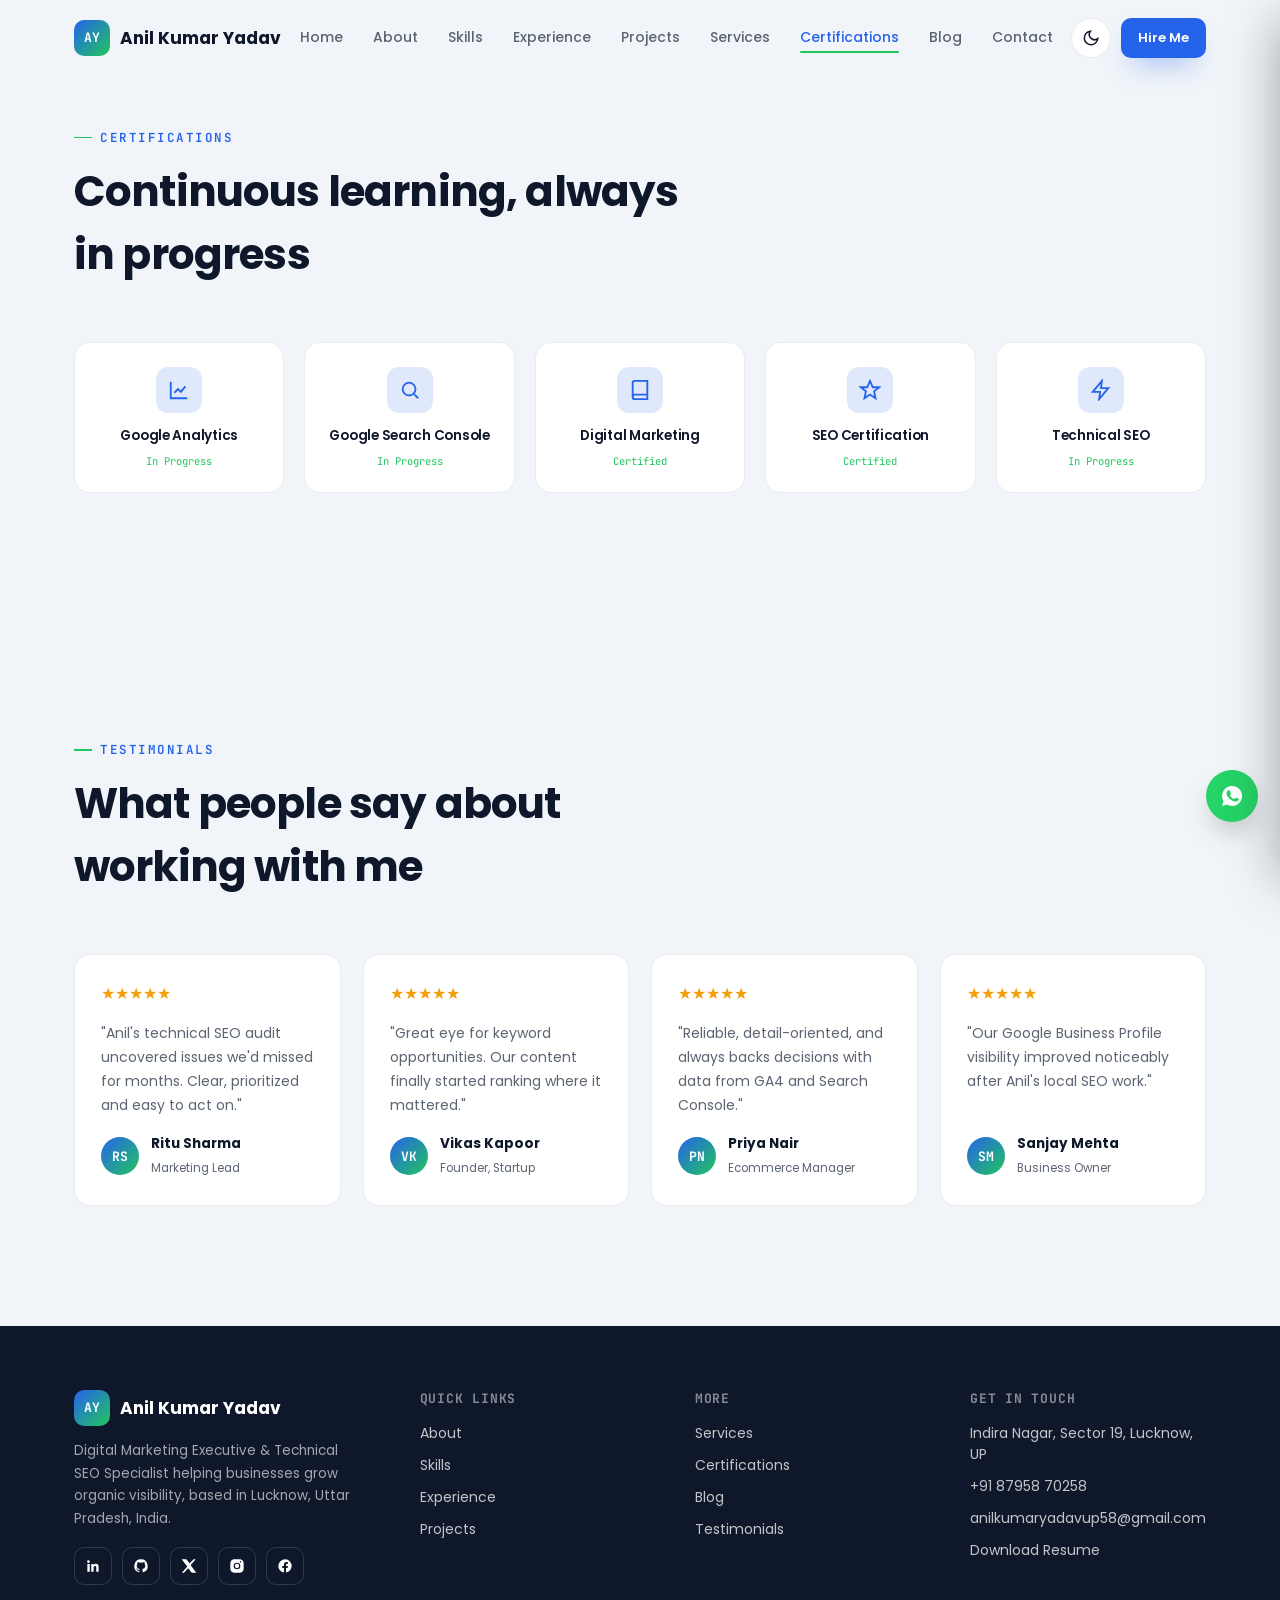
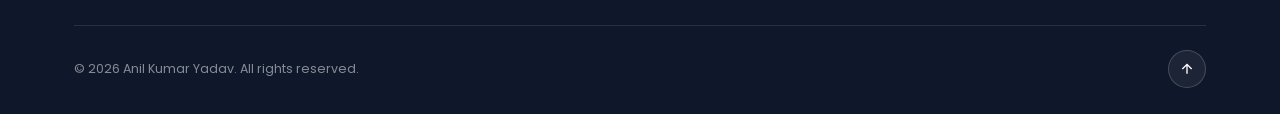
<file: certifications.html>
<!DOCTYPE html>
<html lang="en">
<head>
<meta charset="UTF-8">
<meta name="viewport" content="width=device-width, initial-scale=1.0">
<title>Certifications | Anil Kumar Yadav</title>
<meta name="description" content="Digital marketing and SEO certifications earned and in progress by Anil Kumar Yadav.">
<meta name="keywords" content="Anil Kumar Yadav, Digital Marketing Executive, SEO Specialist, Technical SEO, Lucknow SEO, SEO Expert Portfolio">
<meta name="author" content="Anil Kumar Yadav">
<meta name="robots" content="index, follow">
<link rel="canonical" href="https://anilkumaryadav.dev/certifications.html">

<meta property="og:type" content="website">
<meta property="og:title" content="Certifications | Anil Kumar Yadav">
<meta property="og:description" content="Digital marketing and SEO certifications earned and in progress by Anil Kumar Yadav.">
<meta property="og:image" content="assets/og-cover.jpg">
<meta property="og:url" content="https://anilkumaryadav.dev/certifications.html">
<meta property="og:site_name" content="Anil Kumar Yadav Portfolio">

<meta name="twitter:card" content="summary_large_image">
<meta name="twitter:title" content="Certifications | Anil Kumar Yadav">
<meta name="twitter:description" content="Digital marketing and SEO certifications earned and in progress by Anil Kumar Yadav.">
<meta name="twitter:image" content="assets/og-cover.jpg">

<script type="application/ld+json">
{
  "@context": "https://schema.org",
  "@type": "Person",
  "name": "Anil Kumar Yadav",
  "jobTitle": "Digital Marketing Executive",
  "description": "Digital Marketing Executive and Technical SEO Specialist with 1.5+ years of experience in SEO, content strategy and organic growth.",
  "email": "mailto:anilkumaryadavup58@gmail.com",
  "telephone": "+91-8795870258",
  "address": {
    "@type": "PostalAddress",
    "addressLocality": "Lucknow",
    "addressRegion": "Uttar Pradesh",
    "addressCountry": "IN"
  },
  "sameAs": [
    "https://linkedin.com/in/",
    "https://github.com/",
    "https://twitter.com/",
    "https://instagram.com/",
    "https://facebook.com/"
  ]
}
</script>

<link rel="preconnect" href="https://fonts.googleapis.com">
<link rel="preconnect" href="https://fonts.gstatic.com" crossorigin>
<link href="https://fonts.googleapis.com/css2?family=Poppins:wght@300;400;500;600;700&family=JetBrains+Mono:wght@400;500;700&display=swap" rel="stylesheet">
<link rel="stylesheet" href="style.css">
</head>
<body data-theme="light">

<div id="loader">
  <div class="loader-mark">INDEXING PORTFOLIO…</div>
  <div class="loader-bar"><span></span></div>
</div>

<div id="scroll-progress"></div>

<header id="site-nav">
  <div class="container nav-inner">
    <a href="index.html" class="brand"><span class="brand-mark">AY</span> Anil Kumar Yadav</a>
    <nav class="nav-links" id="nav-links">
      <a href="index.html">Home</a>
      <a href="about.html">About</a>
      <a href="skills.html">Skills</a>
      <a href="experience.html">Experience</a>
      <a href="projects.html">Projects</a>
      <a href="services.html">Services</a>
      <a href="certifications.html" class="active">Certifications</a>
      <a href="blog.html">Blog</a>
      <a href="contact.html">Contact</a>
    </nav>
    <div class="nav-cta">
      <button class="theme-toggle" id="theme-toggle" aria-label="Toggle dark mode">
        <svg class="icon-moon" viewBox="0 0 24 24" fill="none" stroke="currentColor" stroke-width="2"><path d="M21 12.8A9 9 0 1111.2 3 7 7 0 0021 12.8z"/></svg>
        <svg class="icon-sun" viewBox="0 0 24 24" fill="none" stroke="currentColor" stroke-width="2"><circle cx="12" cy="12" r="4"/><path d="M12 2v2M12 20v2M4.9 4.9l1.4 1.4M17.7 17.7l1.4 1.4M2 12h2M20 12h2M4.9 19.1l1.4-1.4M17.7 6.3l1.4-1.4"/></svg>
      </button>
      <a href="contact.html" class="btn btn-primary btn-sm">Hire Me</a>
      <button class="hamburger" id="hamburger" aria-label="Open menu"><span></span><span></span><span></span></button>
    </div>
  </div>
</header>

<div id="drawer-overlay"></div>
<nav id="mobile-drawer">
  <a href="index.html">Home</a>
  <a href="about.html">About</a>
  <a href="skills.html">Skills</a>
  <a href="experience.html">Experience</a>
  <a href="projects.html">Projects</a>
  <a href="services.html">Services</a>
  <a href="certifications.html">Certifications</a>
  <a href="blog.html">Blog</a>
  <a href="contact.html">Contact</a>
</nav>

<section class="section section-alt" id="certifications">
  <div class="container">
    <div class="section-head reveal">
      <span class="eyebrow">Certifications</span>
      <h2>Continuous learning, always in progress</h2>
    </div>
    <div class="cert-grid reveal-stagger">
      <div class="cert-card reveal" style="--i:0">
        <div class="cert-icon"><svg viewBox="0 0 24 24" fill="none" stroke="currentColor" stroke-width="2"><path d="M3 3v18h18"/><path d="M7 15l4-4 3 3 5-6"/></svg></div>
        <h4>Google Analytics</h4><span class="status">In Progress</span>
      </div>
      <div class="cert-card reveal" style="--i:1">
        <div class="cert-icon"><svg viewBox="0 0 24 24" fill="none" stroke="currentColor" stroke-width="2"><circle cx="11" cy="11" r="7"/><path d="m21 21-4.3-4.3"/></svg></div>
        <h4>Google Search Console</h4><span class="status">In Progress</span>
      </div>
      <div class="cert-card reveal" style="--i:2">
        <div class="cert-icon"><svg viewBox="0 0 24 24" fill="none" stroke="currentColor" stroke-width="2"><path d="M4 19.5A2.5 2.5 0 016.5 17H20"/><path d="M6.5 2H20v20H6.5A2.5 2.5 0 014 19.5v-15A2.5 2.5 0 016.5 2z"/></svg></div>
        <h4>Digital Marketing</h4><span class="status">Certified</span>
      </div>
      <div class="cert-card reveal" style="--i:3">
        <div class="cert-icon"><svg viewBox="0 0 24 24" fill="none" stroke="currentColor" stroke-width="2"><path d="M12 2l3 7h7l-5.5 4.5L18 21l-6-4-6 4 1.5-7.5L2 9h7z"/></svg></div>
        <h4>SEO Certification</h4><span class="status">Certified</span>
      </div>
      <div class="cert-card reveal" style="--i:4">
        <div class="cert-icon"><svg viewBox="0 0 24 24" fill="none" stroke="currentColor" stroke-width="2"><path d="M13 2 3 14h8l-1 8 10-12h-8z"/></svg></div>
        <h4>Technical SEO</h4><span class="status">In Progress</span>
      </div>
    </div>
  </div>
</section>
<section class="section section-alt" id="testimonials">
  <div class="container">
    <div class="section-head reveal">
      <span class="eyebrow">Testimonials</span>
      <h2>What people say about working with me</h2>
    </div>
    <div class="testi-track reveal-stagger">
      <div class="testi-card reveal" style="--i:0">
        <div class="testi-stars">★★★★★</div>
        <p>"Anil's technical SEO audit uncovered issues we'd missed for months. Clear, prioritized and easy to act on."</p>
        <div class="testi-person"><div class="testi-avatar">RS</div><div><b>Ritu Sharma</b><span>Marketing Lead</span></div></div>
      </div>
      <div class="testi-card reveal" style="--i:1">
        <div class="testi-stars">★★★★★</div>
        <p>"Great eye for keyword opportunities. Our content finally started ranking where it mattered."</p>
        <div class="testi-person"><div class="testi-avatar">VK</div><div><b>Vikas Kapoor</b><span>Founder, Startup</span></div></div>
      </div>
      <div class="testi-card reveal" style="--i:2">
        <div class="testi-stars">★★★★★</div>
        <p>"Reliable, detail-oriented, and always backs decisions with data from GA4 and Search Console."</p>
        <div class="testi-person"><div class="testi-avatar">PN</div><div><b>Priya Nair</b><span>Ecommerce Manager</span></div></div>
      </div>
      <div class="testi-card reveal" style="--i:3">
        <div class="testi-stars">★★★★★</div>
        <p>"Our Google Business Profile visibility improved noticeably after Anil's local SEO work."</p>
        <div class="testi-person"><div class="testi-avatar">SM</div><div><b>Sanjay Mehta</b><span>Business Owner</span></div></div>
      </div>
    </div>
  </div>
</section>

<!-- ============ FOOTER ============ -->
<footer>
  <div class="container">
    <div class="footer-grid">
      <div class="footer-brand">
        <a href="index.html" class="brand"><span class="brand-mark">AY</span> Anil Kumar Yadav</a>
        <p>Digital Marketing Executive &amp; Technical SEO Specialist helping businesses grow organic visibility, based in Lucknow, Uttar Pradesh, India.</p>
        <div class="social-row">
          <a href="#" aria-label="LinkedIn" target="_blank" rel="noopener"><svg viewBox="0 0 24 24" fill="currentColor"><path d="M20.45 20.45h-3.56v-5.57c0-1.33-.02-3.04-1.85-3.04-1.86 0-2.14 1.45-2.14 2.94v5.67H9.34V9h3.41v1.56h.05c.48-.9 1.64-1.85 3.37-1.85 3.6 0 4.27 2.37 4.27 5.45zM5.34 7.43a2.07 2.07 0 11.01-4.13 2.07 2.07 0 010 4.13zM7.12 20.45H3.56V9h3.56z"/></svg></a>
          <a href="#" aria-label="GitHub" target="_blank" rel="noopener"><svg viewBox="0 0 24 24" fill="currentColor"><path d="M12 2a10 10 0 00-3.16 19.49c.5.09.68-.22.68-.48v-1.7c-2.78.6-3.37-1.34-3.37-1.34-.46-1.15-1.11-1.46-1.11-1.46-.9-.62.07-.6.07-.6 1 .07 1.53 1.03 1.53 1.03.9 1.52 2.34 1.08 2.91.83.09-.65.35-1.08.63-1.33-2.22-.25-4.56-1.11-4.56-4.94 0-1.09.39-1.98 1.03-2.68-.1-.25-.45-1.27.1-2.65 0 0 .84-.27 2.75 1.02a9.4 9.4 0 015 0c1.9-1.29 2.75-1.02 2.75-1.02.55 1.38.2 2.4.1 2.65.64.7 1.03 1.59 1.03 2.68 0 3.84-2.34 4.68-4.57 4.93.36.31.68.92.68 1.85V21c0 .27.18.58.69.48A10 10 0 0012 2z"/></svg></a>
          <a href="#" aria-label="Twitter" target="_blank" rel="noopener"><svg viewBox="0 0 24 24" fill="currentColor"><path d="M18.9 2H22l-7.6 8.7L23 22h-6.9l-5.4-6.6L4.4 22H1.3l8.1-9.3L1 2h7l4.9 6z"/></svg></a>
          <a href="#" aria-label="Instagram" target="_blank" rel="noopener"><svg viewBox="0 0 24 24" fill="currentColor"><path d="M12 2c2.7 0 3.06.01 4.12.06 1.06.05 1.79.22 2.43.47.66.26 1.22.6 1.77 1.16.55.55.9 1.11 1.16 1.77.25.64.42 1.37.47 2.43C21.99 8.94 22 9.3 22 12s-.01 3.06-.06 4.12c-.05 1.06-.22 1.79-.47 2.43a4.9 4.9 0 01-1.16 1.77 4.9 4.9 0 01-1.77 1.16c-.64.25-1.37.42-2.43.47C15.06 21.99 14.7 22 12 22s-3.06-.01-4.12-.06c-1.06-.05-1.79-.22-2.43-.47a4.9 4.9 0 01-1.77-1.16 4.9 4.9 0 01-1.16-1.77c-.25-.64-.42-1.37-.47-2.43C2.01 15.06 2 14.7 2 12s.01-3.06.06-4.12c.05-1.06.22-1.79.47-2.43.26-.66.6-1.22 1.16-1.77A4.9 4.9 0 015.45 2.5c.64-.25 1.37-.42 2.43-.47C8.94 2.01 9.3 2 12 2zm0 5a5 5 0 100 10 5 5 0 000-10zm0 8.2a3.2 3.2 0 110-6.4 3.2 3.2 0 010 6.4zm5.2-8.4a1.17 1.17 0 100-2.34 1.17 1.17 0 000 2.34z"/></svg></a>
          <a href="#" aria-label="Facebook" target="_blank" rel="noopener"><svg viewBox="0 0 24 24" fill="currentColor"><path d="M22 12a10 10 0 10-11.56 9.87v-6.98H7.9V12h2.54V9.8c0-2.5 1.5-3.89 3.78-3.89 1.1 0 2.24.2 2.24.2v2.46h-1.26c-1.24 0-1.63.77-1.63 1.56V12h2.78l-.44 2.89h-2.34v6.98A10 10 0 0022 12z"/></svg></a>
        </div>
      </div>
      <div class="footer-col">
        <h4>Quick Links</h4>
        <a href="about.html">About</a><a href="skills.html">Skills</a><a href="experience.html">Experience</a><a href="projects.html">Projects</a>
      </div>
      <div class="footer-col">
        <h4>More</h4>
        <a href="services.html">Services</a><a href="certifications.html">Certifications</a><a href="blog.html">Blog</a><a href="certifications.html#testimonials">Testimonials</a>
      </div>
      <div class="footer-col">
        <h4>Get In Touch</h4>
        <span>Indira Nagar, Sector 19, Lucknow, UP</span>
        <a href="tel:+918795870258">+91 87958 70258</a>
        <a href="mailto:anilkumaryadavup58@gmail.com">anilkumaryadavup58@gmail.com</a>
        <a href="assets/Anil-Kumar-Yadav-Resume.pdf" download>Download Resume</a>
      </div>
    </div>
    <div class="footer-bottom">
      <p>© <span id="year"></span> Anil Kumar Yadav. All rights reserved.</p>
      <button id="back-to-top" aria-label="Back to top">
        <svg viewBox="0 0 24 24" fill="none" stroke="currentColor" stroke-width="2" width="16" height="16"><path d="M12 19V5M5 12l7-7 7 7"/></svg>
      </button>
    </div>
  </div>
</footer>

<!-- Floating buttons -->
<div class="float-stack">
  <a class="fab whatsapp" href="https://wa.me/918795870258" target="_blank" rel="noopener" aria-label="Chat on WhatsApp">
    <svg viewBox="0 0 24 24" fill="currentColor"><path d="M12.04 2a9.94 9.94 0 00-8.5 15.06L2 22l5.1-1.5A9.94 9.94 0 1012.04 2zm5.8 14.2c-.24.68-1.4 1.3-1.94 1.37-.5.07-1.12.1-1.8-.11a15 15 0 01-1.7-.63 12 12 0 01-4.6-4.06c-.4-.55-1.34-1.78-1.34-3.4s.85-2.4 1.15-2.73c.3-.32.66-.4.88-.4h.63c.2 0 .47-.08.73.56.27.66.9 2.28.98 2.44.08.16.13.35.02.57-.1.22-.16.35-.32.54l-.47.55c-.15.15-.31.32-.13.63.17.3.77 1.28 1.66 2.07 1.14 1.02 2.1 1.34 2.4 1.5.3.15.48.13.66-.08.18-.2.77-.9.97-1.2.2-.32.4-.27.68-.16.27.1 1.72.81 2.02.96.3.15.5.22.57.35.08.13.08.75-.16 1.43z"/></svg>
  </a>
  <button class="fab top" id="fab-top" aria-label="Back to top">
    <svg viewBox="0 0 24 24" fill="none" stroke="currentColor" stroke-width="2"><path d="M12 19V5M5 12l7-7 7 7"/></svg>
  </button>
</div>

<script src="script.js"></script>
</body>
</html>
</file>
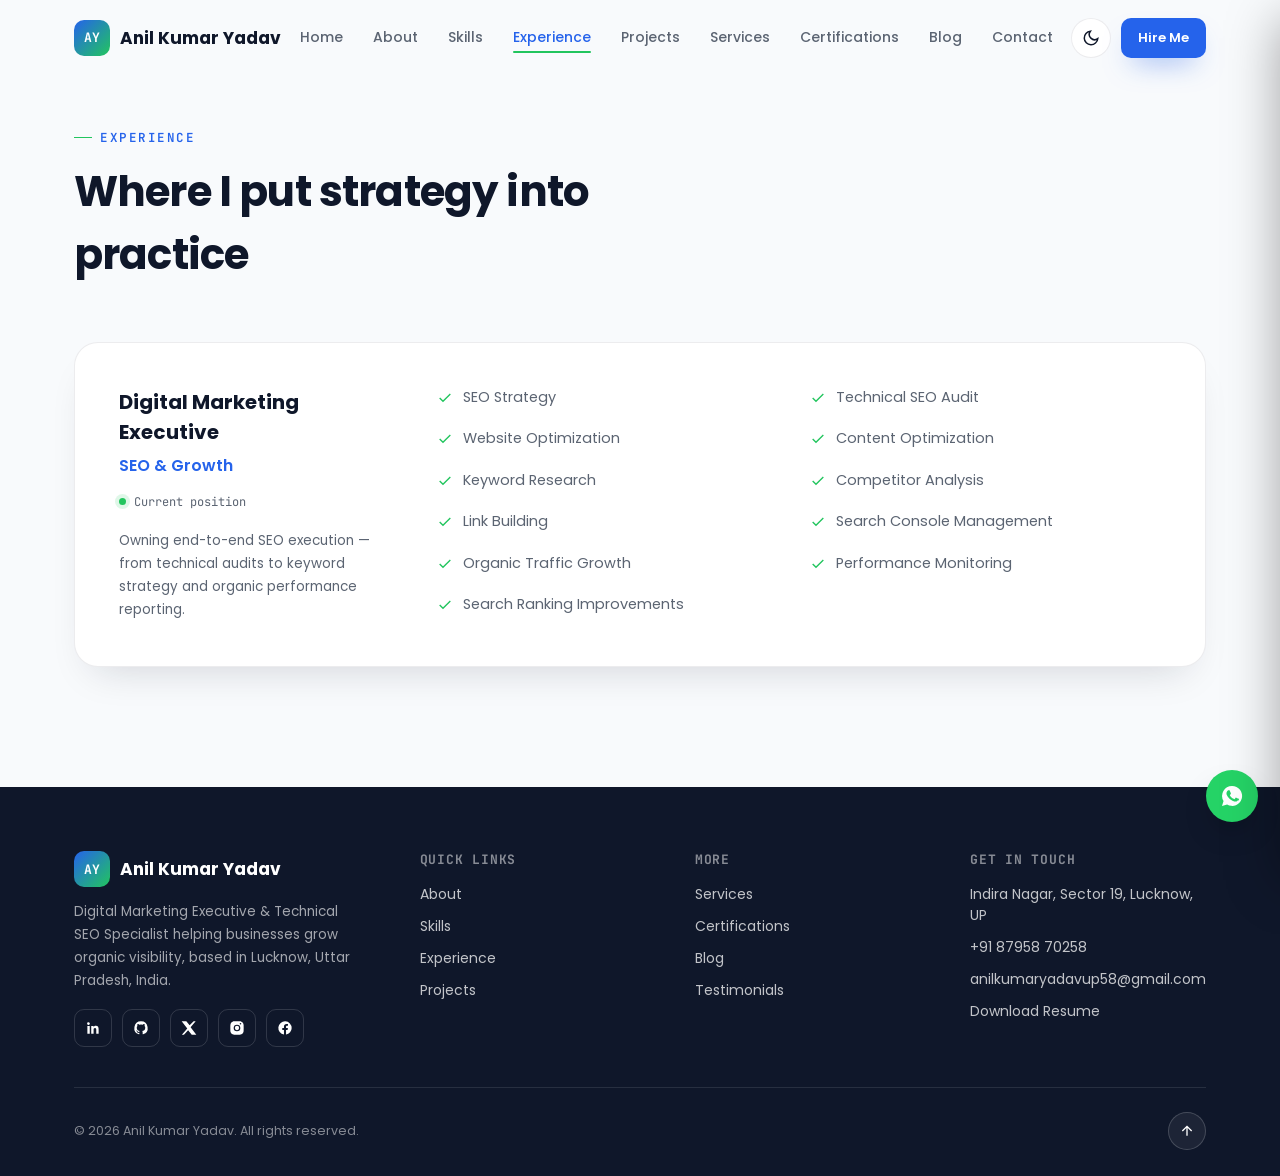
<file: experience.html>
<!DOCTYPE html>
<html lang="en">
<head>
<meta charset="UTF-8">
<meta name="viewport" content="width=device-width, initial-scale=1.0">
<title>Experience | Anil Kumar Yadav - Digital Marketing Executive</title>
<meta name="description" content="Anil Kumar Yadav's professional experience as a Digital Marketing Executive, covering SEO strategy, technical audits and organic growth.">
<meta name="keywords" content="Anil Kumar Yadav, Digital Marketing Executive, SEO Specialist, Technical SEO, Lucknow SEO, SEO Expert Portfolio">
<meta name="author" content="Anil Kumar Yadav">
<meta name="robots" content="index, follow">
<link rel="canonical" href="https://anilkumaryadav.dev/experience.html">

<meta property="og:type" content="website">
<meta property="og:title" content="Experience | Anil Kumar Yadav - Digital Marketing Executive">
<meta property="og:description" content="Anil Kumar Yadav's professional experience as a Digital Marketing Executive, covering SEO strategy, technical audits and organic growth.">
<meta property="og:image" content="assets/og-cover.jpg">
<meta property="og:url" content="https://anilkumaryadav.dev/experience.html">
<meta property="og:site_name" content="Anil Kumar Yadav Portfolio">

<meta name="twitter:card" content="summary_large_image">
<meta name="twitter:title" content="Experience | Anil Kumar Yadav - Digital Marketing Executive">
<meta name="twitter:description" content="Anil Kumar Yadav's professional experience as a Digital Marketing Executive, covering SEO strategy, technical audits and organic growth.">
<meta name="twitter:image" content="assets/og-cover.jpg">

<script type="application/ld+json">
{
  "@context": "https://schema.org",
  "@type": "Person",
  "name": "Anil Kumar Yadav",
  "jobTitle": "Digital Marketing Executive",
  "description": "Digital Marketing Executive and Technical SEO Specialist with 1.5+ years of experience in SEO, content strategy and organic growth.",
  "email": "mailto:anilkumaryadavup58@gmail.com",
  "telephone": "+91-8795870258",
  "address": {
    "@type": "PostalAddress",
    "addressLocality": "Lucknow",
    "addressRegion": "Uttar Pradesh",
    "addressCountry": "IN"
  },
  "sameAs": [
    "https://linkedin.com/in/",
    "https://github.com/",
    "https://twitter.com/",
    "https://instagram.com/",
    "https://facebook.com/"
  ]
}
</script>

<link rel="preconnect" href="https://fonts.googleapis.com">
<link rel="preconnect" href="https://fonts.gstatic.com" crossorigin>
<link href="https://fonts.googleapis.com/css2?family=Poppins:wght@300;400;500;600;700&family=JetBrains+Mono:wght@400;500;700&display=swap" rel="stylesheet">
<link rel="stylesheet" href="style.css">
</head>
<body data-theme="light">

<div id="loader">
  <div class="loader-mark">INDEXING PORTFOLIO…</div>
  <div class="loader-bar"><span></span></div>
</div>

<div id="scroll-progress"></div>

<header id="site-nav">
  <div class="container nav-inner">
    <a href="index.html" class="brand"><span class="brand-mark">AY</span> Anil Kumar Yadav</a>
    <nav class="nav-links" id="nav-links">
      <a href="index.html">Home</a>
      <a href="about.html">About</a>
      <a href="skills.html">Skills</a>
      <a href="experience.html" class="active">Experience</a>
      <a href="projects.html">Projects</a>
      <a href="services.html">Services</a>
      <a href="certifications.html">Certifications</a>
      <a href="blog.html">Blog</a>
      <a href="contact.html">Contact</a>
    </nav>
    <div class="nav-cta">
      <button class="theme-toggle" id="theme-toggle" aria-label="Toggle dark mode">
        <svg class="icon-moon" viewBox="0 0 24 24" fill="none" stroke="currentColor" stroke-width="2"><path d="M21 12.8A9 9 0 1111.2 3 7 7 0 0021 12.8z"/></svg>
        <svg class="icon-sun" viewBox="0 0 24 24" fill="none" stroke="currentColor" stroke-width="2"><circle cx="12" cy="12" r="4"/><path d="M12 2v2M12 20v2M4.9 4.9l1.4 1.4M17.7 17.7l1.4 1.4M2 12h2M20 12h2M4.9 19.1l1.4-1.4M17.7 6.3l1.4-1.4"/></svg>
      </button>
      <a href="contact.html" class="btn btn-primary btn-sm">Hire Me</a>
      <button class="hamburger" id="hamburger" aria-label="Open menu"><span></span><span></span><span></span></button>
    </div>
  </div>
</header>

<div id="drawer-overlay"></div>
<nav id="mobile-drawer">
  <a href="index.html">Home</a>
  <a href="about.html">About</a>
  <a href="skills.html">Skills</a>
  <a href="experience.html">Experience</a>
  <a href="projects.html">Projects</a>
  <a href="services.html">Services</a>
  <a href="certifications.html">Certifications</a>
  <a href="blog.html">Blog</a>
  <a href="contact.html">Contact</a>
</nav>

<section class="section" id="experience">
  <div class="container">
    <div class="section-head reveal">
      <span class="eyebrow">Experience</span>
      <h2>Where I put strategy into practice</h2>
    </div>
    <div class="exp-card reveal">
      <div class="exp-side">
        <b>Digital Marketing Executive</b>
        <span class="role">SEO &amp; Growth</span>
        <span class="period"><span class="live"></span> Current position</span>
        <p style="margin-top:18px;color:var(--text-muted);font-size:13.5px;line-height:1.7;">Owning end-to-end SEO execution — from technical audits to keyword strategy and organic performance reporting.</p>
      </div>
      <ul class="exp-tasks">
        <li><svg viewBox="0 0 24 24" fill="none" stroke="currentColor" stroke-width="2"><path d="M20 6 9 17l-5-5"/></svg> SEO Strategy</li>
        <li><svg viewBox="0 0 24 24" fill="none" stroke="currentColor" stroke-width="2"><path d="M20 6 9 17l-5-5"/></svg> Technical SEO Audit</li>
        <li><svg viewBox="0 0 24 24" fill="none" stroke="currentColor" stroke-width="2"><path d="M20 6 9 17l-5-5"/></svg> Website Optimization</li>
        <li><svg viewBox="0 0 24 24" fill="none" stroke="currentColor" stroke-width="2"><path d="M20 6 9 17l-5-5"/></svg> Content Optimization</li>
        <li><svg viewBox="0 0 24 24" fill="none" stroke="currentColor" stroke-width="2"><path d="M20 6 9 17l-5-5"/></svg> Keyword Research</li>
        <li><svg viewBox="0 0 24 24" fill="none" stroke="currentColor" stroke-width="2"><path d="M20 6 9 17l-5-5"/></svg> Competitor Analysis</li>
        <li><svg viewBox="0 0 24 24" fill="none" stroke="currentColor" stroke-width="2"><path d="M20 6 9 17l-5-5"/></svg> Link Building</li>
        <li><svg viewBox="0 0 24 24" fill="none" stroke="currentColor" stroke-width="2"><path d="M20 6 9 17l-5-5"/></svg> Search Console Management</li>
        <li><svg viewBox="0 0 24 24" fill="none" stroke="currentColor" stroke-width="2"><path d="M20 6 9 17l-5-5"/></svg> Organic Traffic Growth</li>
        <li><svg viewBox="0 0 24 24" fill="none" stroke="currentColor" stroke-width="2"><path d="M20 6 9 17l-5-5"/></svg> Performance Monitoring</li>
        <li><svg viewBox="0 0 24 24" fill="none" stroke="currentColor" stroke-width="2"><path d="M20 6 9 17l-5-5"/></svg> Search Ranking Improvements</li>
      </ul>
    </div>
  </div>
</section>

<!-- ============ FOOTER ============ -->
<footer>
  <div class="container">
    <div class="footer-grid">
      <div class="footer-brand">
        <a href="index.html" class="brand"><span class="brand-mark">AY</span> Anil Kumar Yadav</a>
        <p>Digital Marketing Executive &amp; Technical SEO Specialist helping businesses grow organic visibility, based in Lucknow, Uttar Pradesh, India.</p>
        <div class="social-row">
          <a href="#" aria-label="LinkedIn" target="_blank" rel="noopener"><svg viewBox="0 0 24 24" fill="currentColor"><path d="M20.45 20.45h-3.56v-5.57c0-1.33-.02-3.04-1.85-3.04-1.86 0-2.14 1.45-2.14 2.94v5.67H9.34V9h3.41v1.56h.05c.48-.9 1.64-1.85 3.37-1.85 3.6 0 4.27 2.37 4.27 5.45zM5.34 7.43a2.07 2.07 0 11.01-4.13 2.07 2.07 0 010 4.13zM7.12 20.45H3.56V9h3.56z"/></svg></a>
          <a href="#" aria-label="GitHub" target="_blank" rel="noopener"><svg viewBox="0 0 24 24" fill="currentColor"><path d="M12 2a10 10 0 00-3.16 19.49c.5.09.68-.22.68-.48v-1.7c-2.78.6-3.37-1.34-3.37-1.34-.46-1.15-1.11-1.46-1.11-1.46-.9-.62.07-.6.07-.6 1 .07 1.53 1.03 1.53 1.03.9 1.52 2.34 1.08 2.91.83.09-.65.35-1.08.63-1.33-2.22-.25-4.56-1.11-4.56-4.94 0-1.09.39-1.98 1.03-2.68-.1-.25-.45-1.27.1-2.65 0 0 .84-.27 2.75 1.02a9.4 9.4 0 015 0c1.9-1.29 2.75-1.02 2.75-1.02.55 1.38.2 2.4.1 2.65.64.7 1.03 1.59 1.03 2.68 0 3.84-2.34 4.68-4.57 4.93.36.31.68.92.68 1.85V21c0 .27.18.58.69.48A10 10 0 0012 2z"/></svg></a>
          <a href="#" aria-label="Twitter" target="_blank" rel="noopener"><svg viewBox="0 0 24 24" fill="currentColor"><path d="M18.9 2H22l-7.6 8.7L23 22h-6.9l-5.4-6.6L4.4 22H1.3l8.1-9.3L1 2h7l4.9 6z"/></svg></a>
          <a href="#" aria-label="Instagram" target="_blank" rel="noopener"><svg viewBox="0 0 24 24" fill="currentColor"><path d="M12 2c2.7 0 3.06.01 4.12.06 1.06.05 1.79.22 2.43.47.66.26 1.22.6 1.77 1.16.55.55.9 1.11 1.16 1.77.25.64.42 1.37.47 2.43C21.99 8.94 22 9.3 22 12s-.01 3.06-.06 4.12c-.05 1.06-.22 1.79-.47 2.43a4.9 4.9 0 01-1.16 1.77 4.9 4.9 0 01-1.77 1.16c-.64.25-1.37.42-2.43.47C15.06 21.99 14.7 22 12 22s-3.06-.01-4.12-.06c-1.06-.05-1.79-.22-2.43-.47a4.9 4.9 0 01-1.77-1.16 4.9 4.9 0 01-1.16-1.77c-.25-.64-.42-1.37-.47-2.43C2.01 15.06 2 14.7 2 12s.01-3.06.06-4.12c.05-1.06.22-1.79.47-2.43.26-.66.6-1.22 1.16-1.77A4.9 4.9 0 015.45 2.5c.64-.25 1.37-.42 2.43-.47C8.94 2.01 9.3 2 12 2zm0 5a5 5 0 100 10 5 5 0 000-10zm0 8.2a3.2 3.2 0 110-6.4 3.2 3.2 0 010 6.4zm5.2-8.4a1.17 1.17 0 100-2.34 1.17 1.17 0 000 2.34z"/></svg></a>
          <a href="#" aria-label="Facebook" target="_blank" rel="noopener"><svg viewBox="0 0 24 24" fill="currentColor"><path d="M22 12a10 10 0 10-11.56 9.87v-6.98H7.9V12h2.54V9.8c0-2.5 1.5-3.89 3.78-3.89 1.1 0 2.24.2 2.24.2v2.46h-1.26c-1.24 0-1.63.77-1.63 1.56V12h2.78l-.44 2.89h-2.34v6.98A10 10 0 0022 12z"/></svg></a>
        </div>
      </div>
      <div class="footer-col">
        <h4>Quick Links</h4>
        <a href="about.html">About</a><a href="skills.html">Skills</a><a href="experience.html">Experience</a><a href="projects.html">Projects</a>
      </div>
      <div class="footer-col">
        <h4>More</h4>
        <a href="services.html">Services</a><a href="certifications.html">Certifications</a><a href="blog.html">Blog</a><a href="certifications.html#testimonials">Testimonials</a>
      </div>
      <div class="footer-col">
        <h4>Get In Touch</h4>
        <span>Indira Nagar, Sector 19, Lucknow, UP</span>
        <a href="tel:+918795870258">+91 87958 70258</a>
        <a href="mailto:anilkumaryadavup58@gmail.com">anilkumaryadavup58@gmail.com</a>
        <a href="assets/Anil-Kumar-Yadav-Resume.pdf" download>Download Resume</a>
      </div>
    </div>
    <div class="footer-bottom">
      <p>© <span id="year"></span> Anil Kumar Yadav. All rights reserved.</p>
      <button id="back-to-top" aria-label="Back to top">
        <svg viewBox="0 0 24 24" fill="none" stroke="currentColor" stroke-width="2" width="16" height="16"><path d="M12 19V5M5 12l7-7 7 7"/></svg>
      </button>
    </div>
  </div>
</footer>

<!-- Floating buttons -->
<div class="float-stack">
  <a class="fab whatsapp" href="https://wa.me/918795870258" target="_blank" rel="noopener" aria-label="Chat on WhatsApp">
    <svg viewBox="0 0 24 24" fill="currentColor"><path d="M12.04 2a9.94 9.94 0 00-8.5 15.06L2 22l5.1-1.5A9.94 9.94 0 1012.04 2zm5.8 14.2c-.24.68-1.4 1.3-1.94 1.37-.5.07-1.12.1-1.8-.11a15 15 0 01-1.7-.63 12 12 0 01-4.6-4.06c-.4-.55-1.34-1.78-1.34-3.4s.85-2.4 1.15-2.73c.3-.32.66-.4.88-.4h.63c.2 0 .47-.08.73.56.27.66.9 2.28.98 2.44.08.16.13.35.02.57-.1.22-.16.35-.32.54l-.47.55c-.15.15-.31.32-.13.63.17.3.77 1.28 1.66 2.07 1.14 1.02 2.1 1.34 2.4 1.5.3.15.48.13.66-.08.18-.2.77-.9.97-1.2.2-.32.4-.27.68-.16.27.1 1.72.81 2.02.96.3.15.5.22.57.35.08.13.08.75-.16 1.43z"/></svg>
  </a>
  <button class="fab top" id="fab-top" aria-label="Back to top">
    <svg viewBox="0 0 24 24" fill="none" stroke="currentColor" stroke-width="2"><path d="M12 19V5M5 12l7-7 7 7"/></svg>
  </button>
</div>

<script src="script.js"></script>
</body>
</html>
</file>
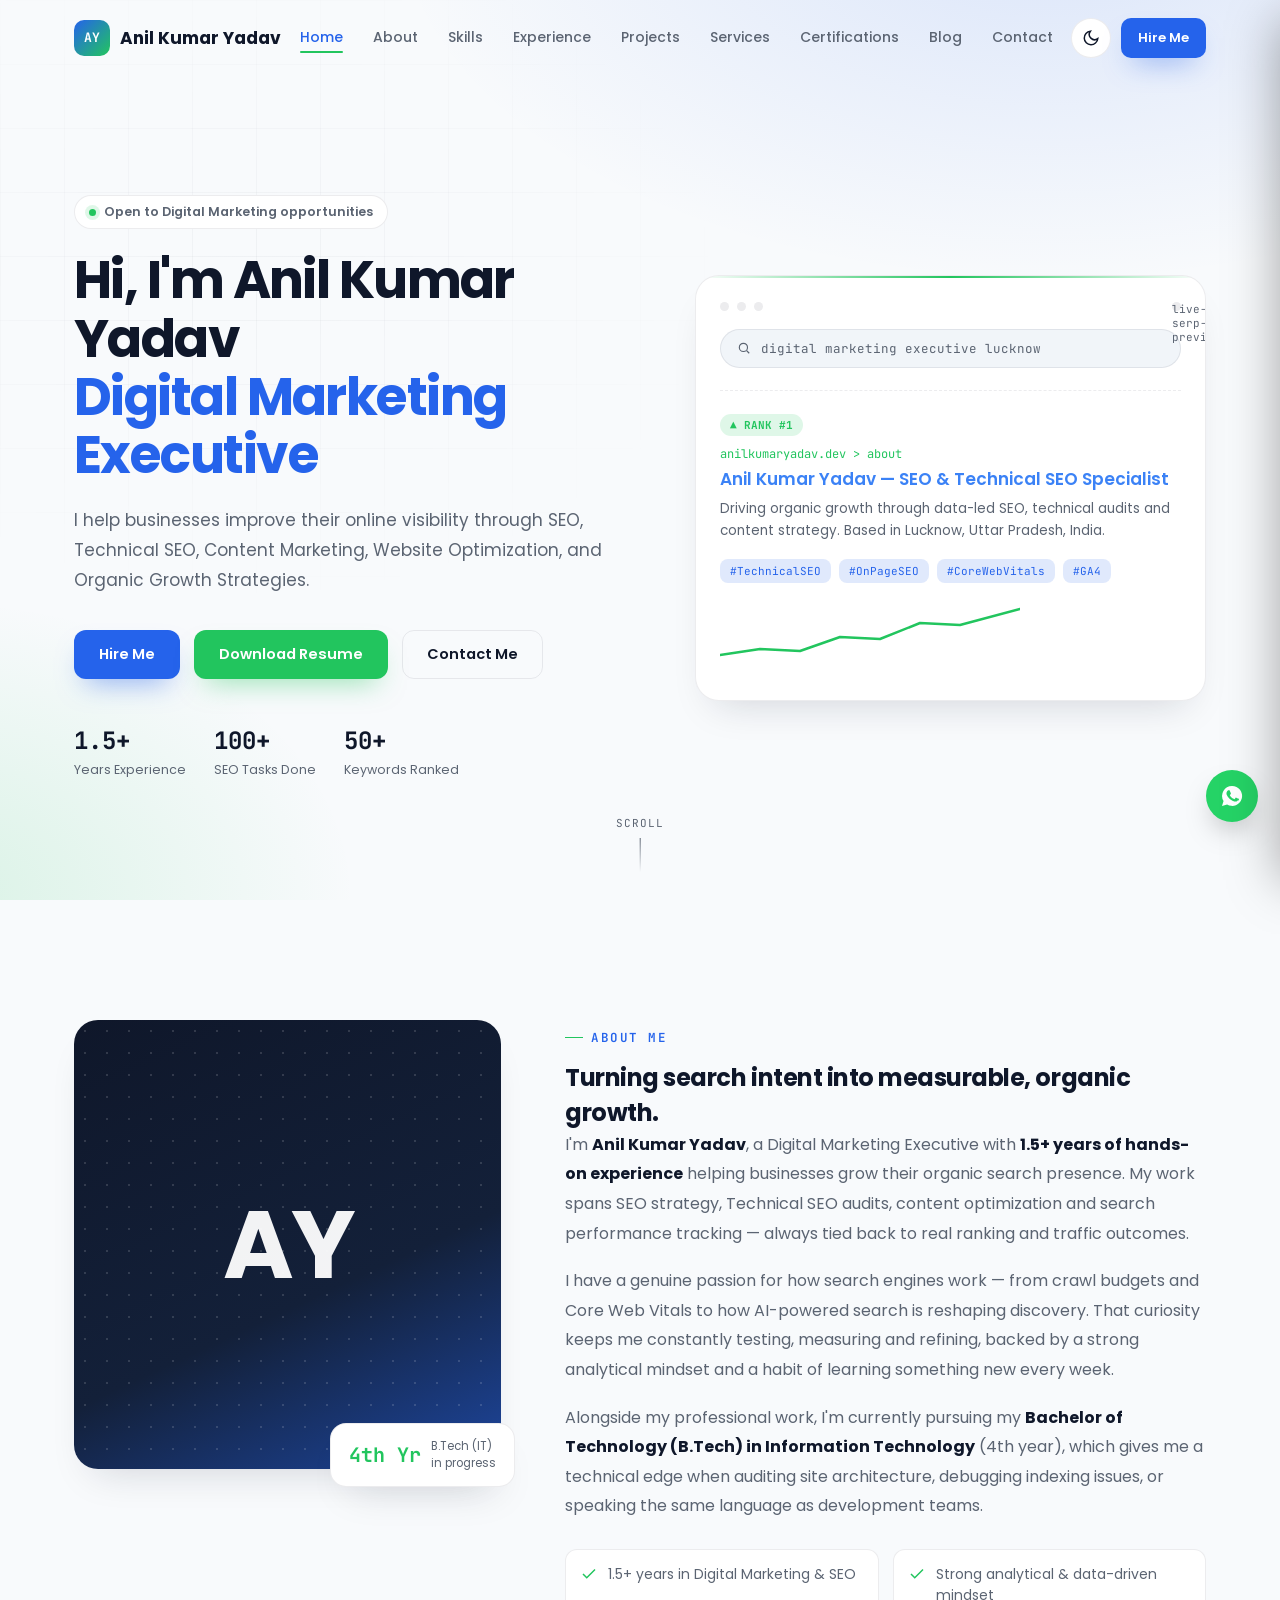
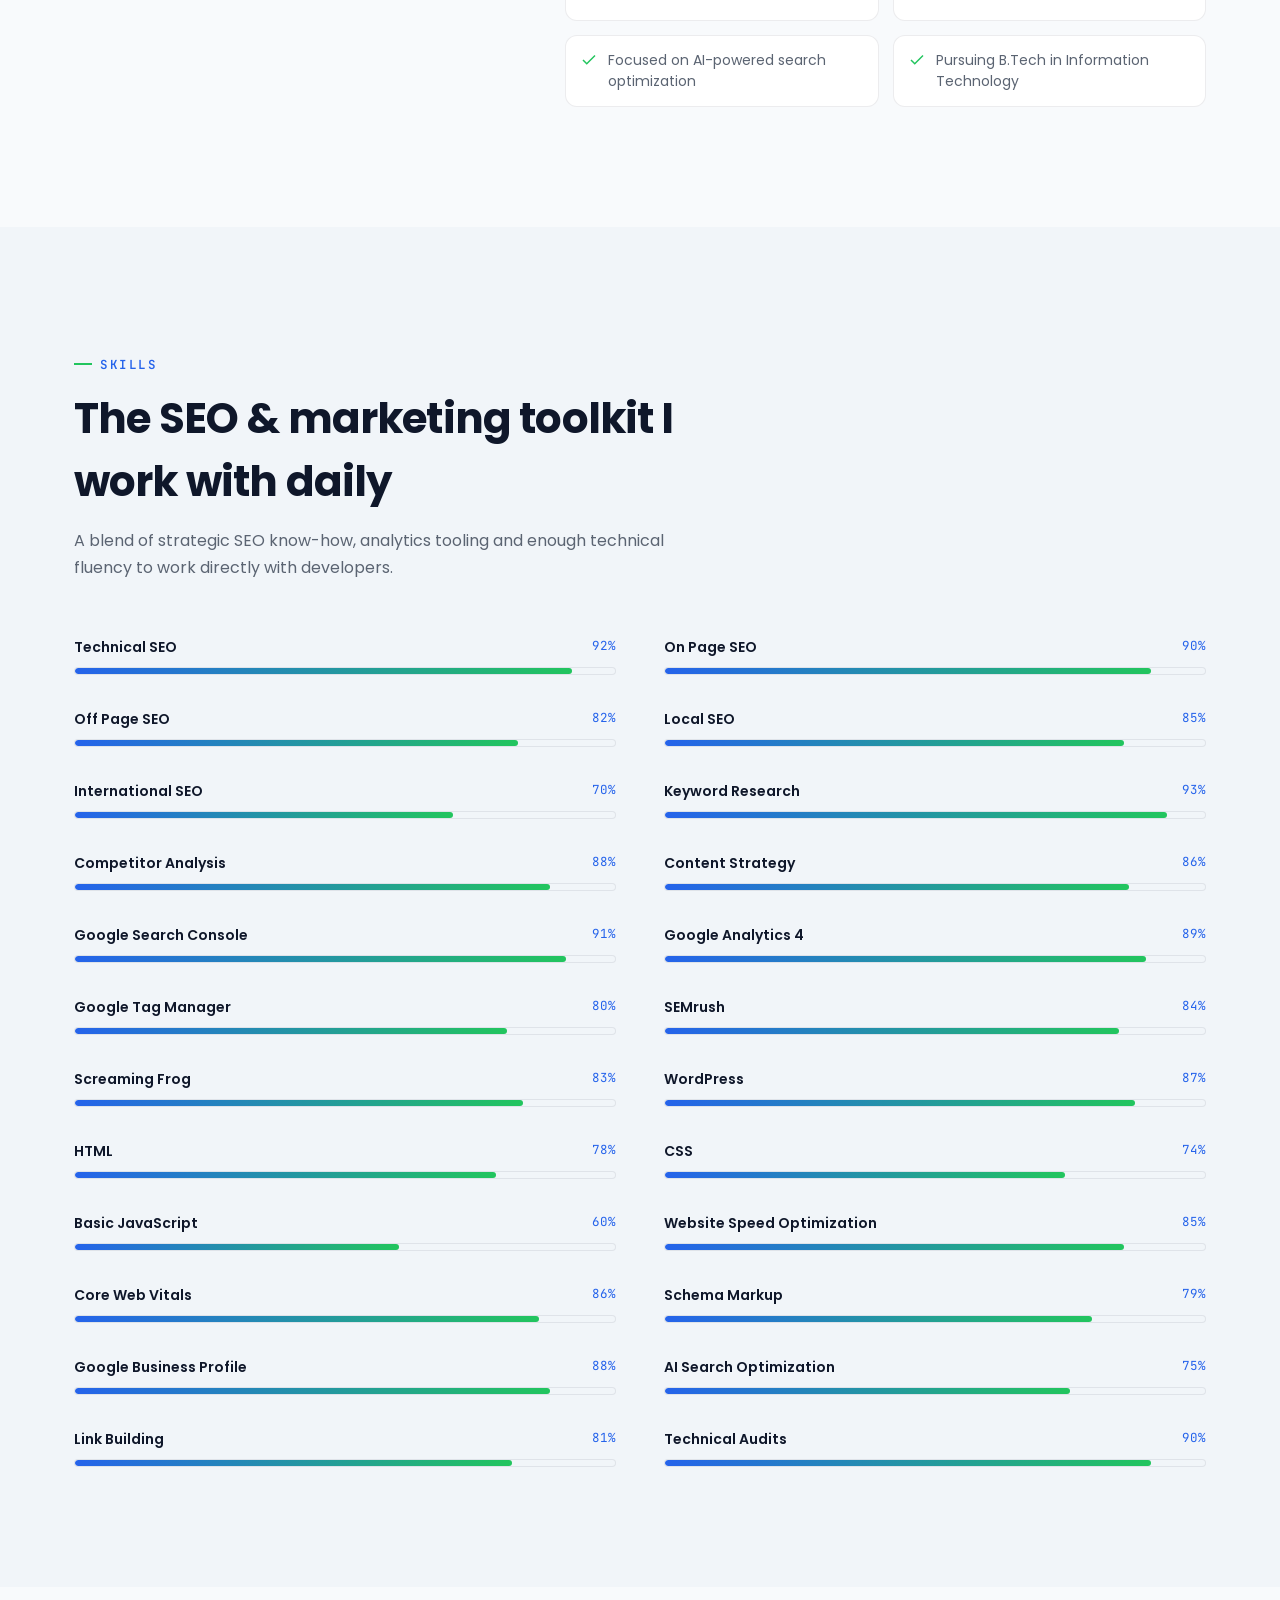
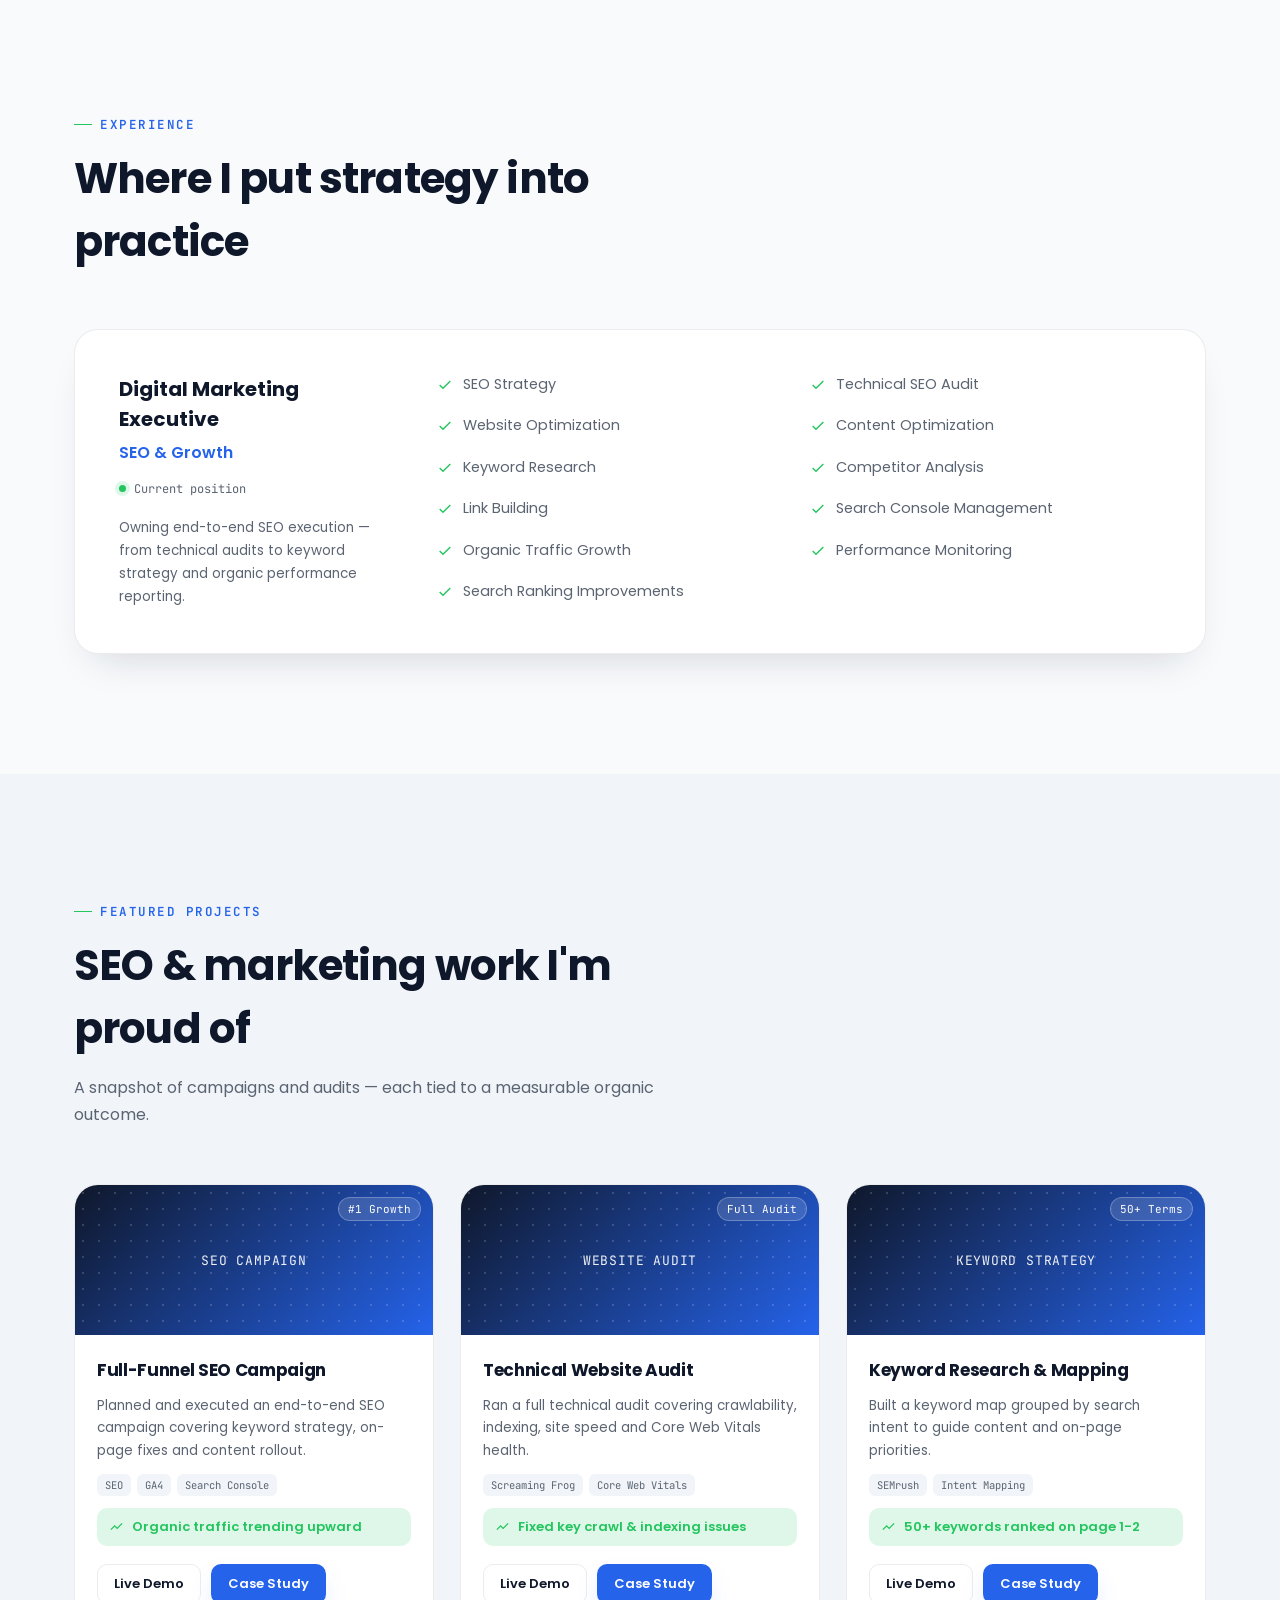
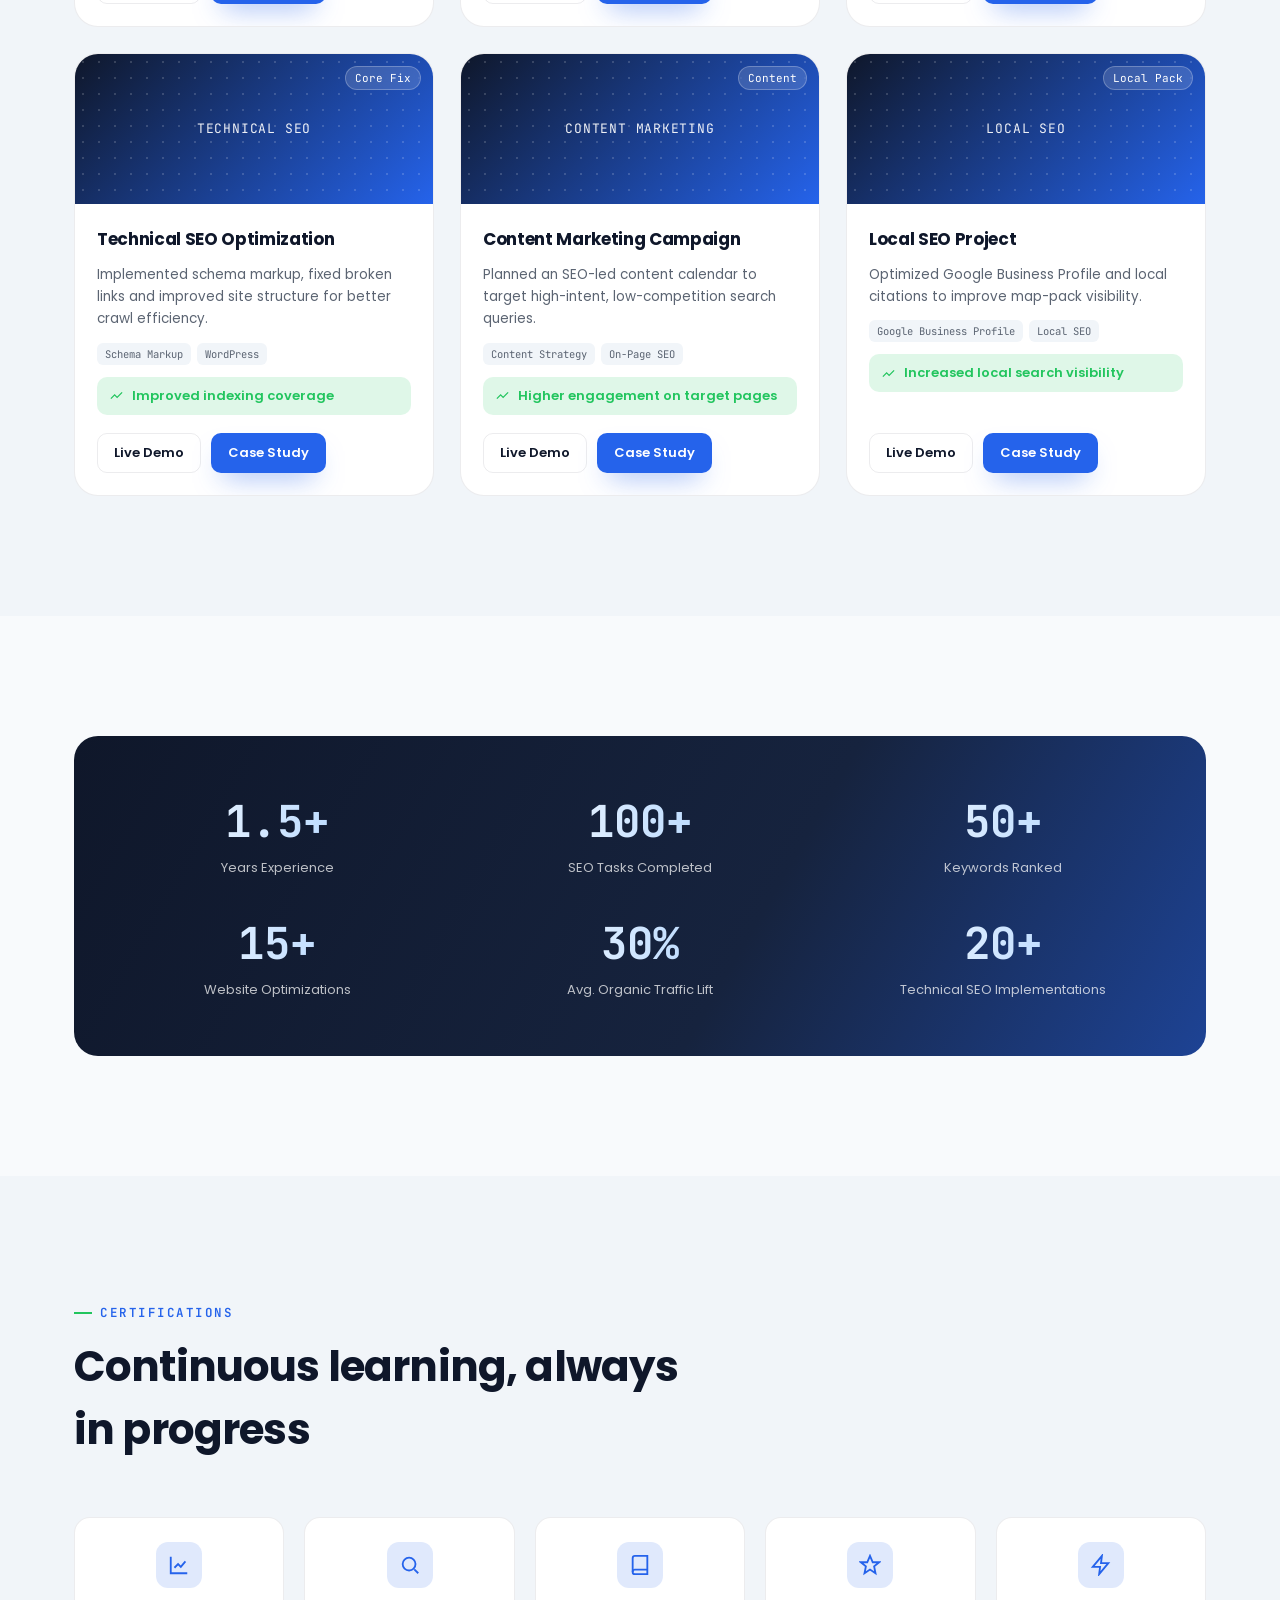
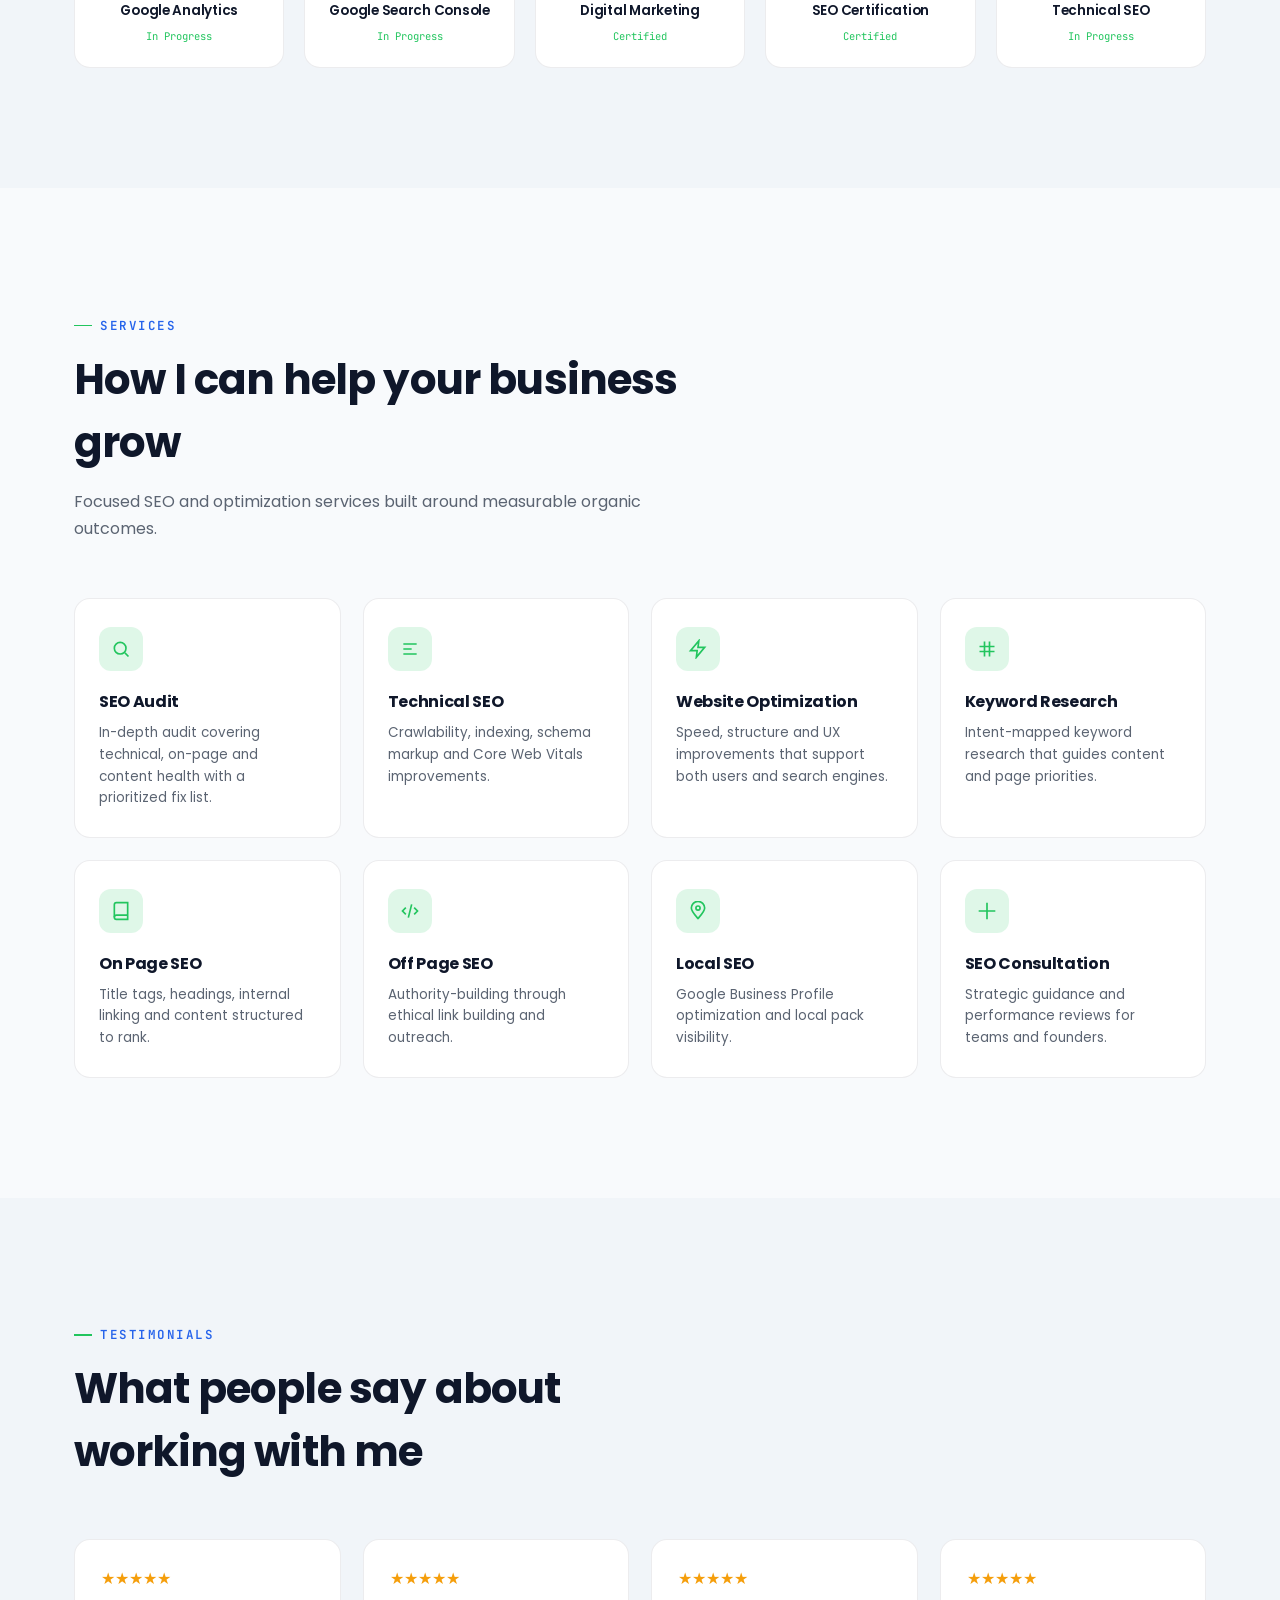
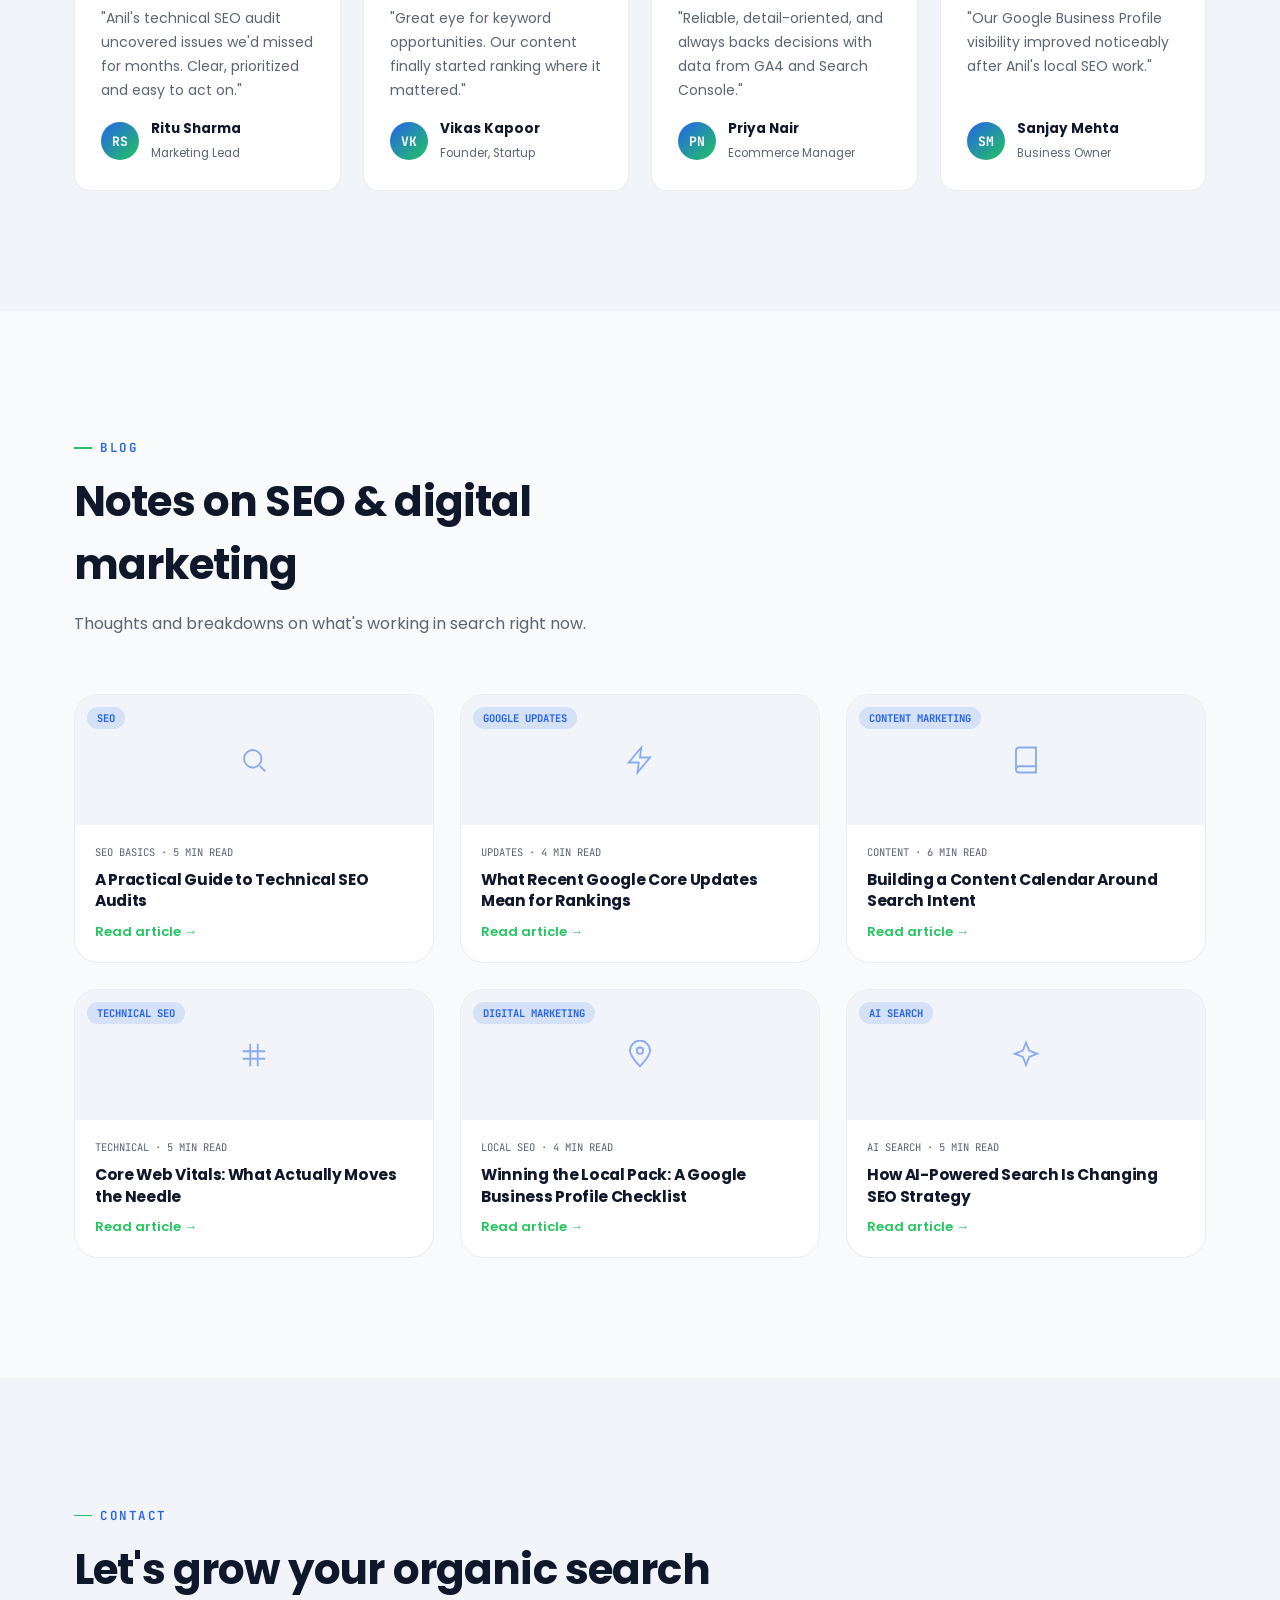
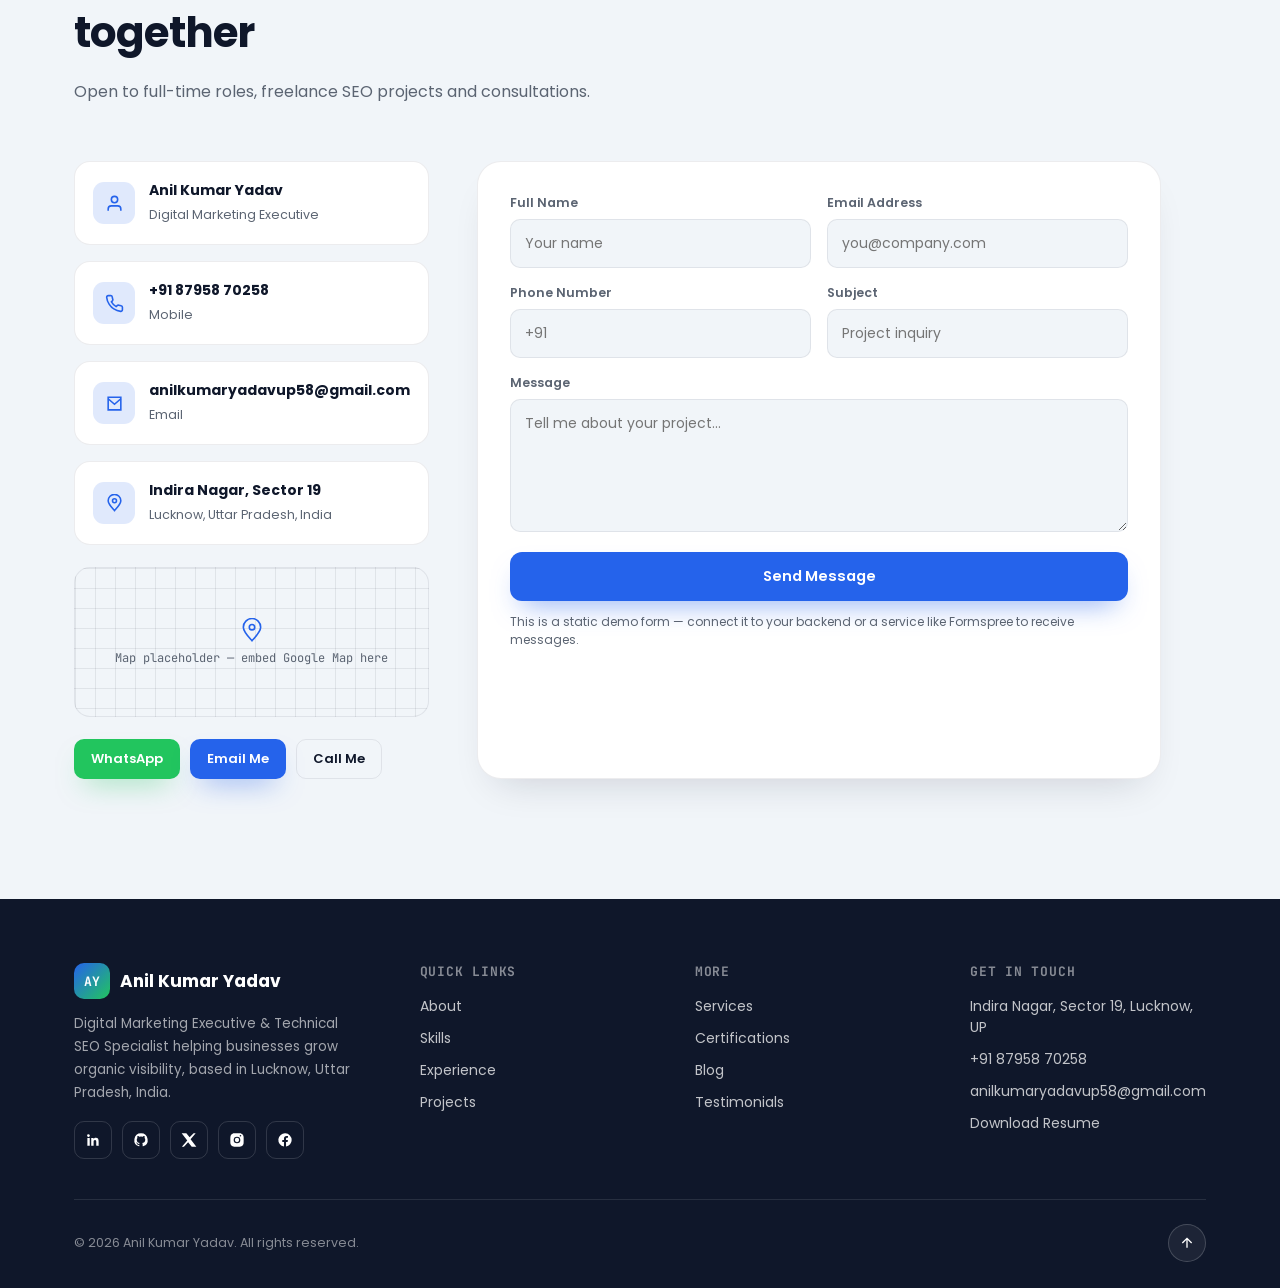
<file: index_single_backup.html>
<!DOCTYPE html>
<html lang="en">
<head>
<meta charset="UTF-8">
<meta name="viewport" content="width=device-width, initial-scale=1.0">
<title>Anil Kumar Yadav | Digital Marketing Executive &amp; SEO Specialist</title>
<meta name="description" content="Anil Kumar Yadav is a Digital Marketing Executive and Technical SEO Specialist based in Lucknow, India, helping businesses grow organic visibility through SEO, content strategy and website optimization.">
<meta name="keywords" content="Anil Kumar Yadav, Digital Marketing Executive, SEO Specialist, Technical SEO, Lucknow SEO, SEO Expert Portfolio">
<meta name="author" content="Anil Kumar Yadav">
<meta name="robots" content="index, follow">
<link rel="canonical" href="https://anilkumaryadav.dev/">

<!-- Open Graph -->
<meta property="og:type" content="website">
<meta property="og:title" content="Anil Kumar Yadav | Digital Marketing Executive & SEO Specialist">
<meta property="og:description" content="Portfolio of Anil Kumar Yadav — SEO, Technical SEO, Content Marketing & Organic Growth Strategist based in Lucknow, India.">
<meta property="og:image" content="assets/og-cover.jpg">
<meta property="og:url" content="https://anilkumaryadav.dev/">
<meta property="og:site_name" content="Anil Kumar Yadav Portfolio">

<!-- Twitter Card -->
<meta name="twitter:card" content="summary_large_image">
<meta name="twitter:title" content="Anil Kumar Yadav | Digital Marketing Executive & SEO Specialist">
<meta name="twitter:description" content="SEO, Technical SEO & Organic Growth Strategist based in Lucknow, India.">
<meta name="twitter:image" content="assets/og-cover.jpg">

<!-- Schema Markup -->
<script type="application/ld+json">
{
  "@context": "https://schema.org",
  "@type": "Person",
  "name": "Anil Kumar Yadav",
  "jobTitle": "Digital Marketing Executive",
  "description": "Digital Marketing Executive and Technical SEO Specialist with 1.5+ years of experience in SEO, content strategy and organic growth.",
  "email": "mailto:anilkumaryadavup58@gmail.com",
  "telephone": "+91-8795870258",
  "address": {
    "@type": "PostalAddress",
    "addressLocality": "Lucknow",
    "addressRegion": "Uttar Pradesh",
    "addressCountry": "IN"
  },
  "sameAs": [
    "https://linkedin.com/in/",
    "https://github.com/",
    "https://twitter.com/",
    "https://instagram.com/",
    "https://facebook.com/"
  ]
}
</script>

<link rel="preconnect" href="https://fonts.googleapis.com">
<link rel="preconnect" href="https://fonts.gstatic.com" crossorigin>
<link href="https://fonts.googleapis.com/css2?family=Poppins:wght@300;400;500;600;700&family=JetBrains+Mono:wght@400;500;700&display=swap" rel="stylesheet">
<link rel="stylesheet" href="style.css">
</head>
<body data-theme="light">

<!-- Loader -->
<div id="loader">
  <div class="loader-mark">INDEXING PORTFOLIO…</div>
  <div class="loader-bar"><span></span></div>
</div>

<!-- Scroll progress -->
<div id="scroll-progress"></div>

<!-- Nav -->
<header id="site-nav">
  <div class="container nav-inner">
    <a href="#home" class="brand"><span class="brand-mark">AY</span> Anil Kumar Yadav</a>
    <nav class="nav-links" id="nav-links">
      <a href="#home" class="active">Home</a>
      <a href="#about">About</a>
      <a href="#skills">Skills</a>
      <a href="#experience">Experience</a>
      <a href="#projects">Projects</a>
      <a href="#services">Services</a>
      <a href="#certifications">Certifications</a>
      <a href="#blog">Blog</a>
      <a href="#contact">Contact</a>
    </nav>
    <div class="nav-cta">
      <button class="theme-toggle" id="theme-toggle" aria-label="Toggle dark mode">
        <svg class="icon-moon" viewBox="0 0 24 24" fill="none" stroke="currentColor" stroke-width="2"><path d="M21 12.8A9 9 0 1111.2 3 7 7 0 0021 12.8z"/></svg>
        <svg class="icon-sun" viewBox="0 0 24 24" fill="none" stroke="currentColor" stroke-width="2"><circle cx="12" cy="12" r="4"/><path d="M12 2v2M12 20v2M4.9 4.9l1.4 1.4M17.7 17.7l1.4 1.4M2 12h2M20 12h2M4.9 19.1l1.4-1.4M17.7 6.3l1.4-1.4"/></svg>
      </button>
      <a href="#contact" class="btn btn-primary btn-sm">Hire Me</a>
      <button class="hamburger" id="hamburger" aria-label="Open menu"><span></span><span></span><span></span></button>
    </div>
  </div>
</header>

<div id="drawer-overlay"></div>
<nav id="mobile-drawer">
  <a href="#home">Home</a>
  <a href="#about">About</a>
  <a href="#skills">Skills</a>
  <a href="#experience">Experience</a>
  <a href="#projects">Projects</a>
  <a href="#services">Services</a>
  <a href="#certifications">Certifications</a>
  <a href="#blog">Blog</a>
  <a href="#contact">Contact</a>
</nav>

<!-- ============ HERO ============ -->
<section class="hero" id="home">
  <div class="container hero-grid">
    <div>
      <div class="hero-badge reveal in"><span class="dot"></span> Open to Digital Marketing opportunities</div>
      <h1>Hi, I'm Anil Kumar Yadav<br><span class="type-wrap"><span id="typed"></span><span class="cursor"></span></span></h1>
      <p class="hero-sub">I help businesses improve their online visibility through SEO, Technical SEO, Content Marketing, Website Optimization, and Organic Growth Strategies.</p>
      <div class="hero-ctas">
        <a href="#contact" class="btn btn-primary">Hire Me</a>
        <a href="assets/Anil-Kumar-Yadav-Resume.pdf" download class="btn btn-accent">Download Resume</a>
        <a href="#contact" class="btn btn-ghost">Contact Me</a>
      </div>
      <div class="hero-meta">
        <div><b>1.5+</b><span>Years Experience</span></div>
        <div><b>100+</b><span>SEO Tasks Done</span></div>
        <div><b>50+</b><span>Keywords Ranked</span></div>
      </div>
    </div>

    <div class="serp-card reveal in">
      <div class="serp-topbar"><span></span><span></span><span></span><span class="lbl">live-serp-preview.dev</span></div>
      <div class="serp-search">
        <svg viewBox="0 0 24 24" fill="none" stroke="currentColor" stroke-width="2"><circle cx="11" cy="11" r="7"/><path d="m21 21-4.3-4.3"/></svg>
        digital marketing executive lucknow
      </div>
      <div class="serp-result">
        <span class="serp-rank">▲ RANK #1</span>
        <div class="serp-url">anilkumaryadav.dev &gt; about</div>
        <div class="serp-title">Anil Kumar Yadav — SEO &amp; Technical SEO Specialist</div>
        <div class="serp-desc">Driving organic growth through data-led SEO, technical audits and content strategy. Based in Lucknow, Uttar Pradesh, India.</div>
      </div>
      <div class="serp-tags">
        <span>#TechnicalSEO</span><span>#OnPageSEO</span><span>#CoreWebVitals</span><span>#GA4</span>
      </div>
      <svg class="serp-graph" viewBox="0 0 300 64" fill="none" preserveAspectRatio="none">
        <polyline points="0,52 40,46 80,48 120,34 160,36 200,20 240,22 300,6" stroke="var(--accent)" stroke-width="2.5" fill="none" stroke-linecap="round" stroke-linejoin="round"/>
      </svg>
    </div>
  </div>
  <div class="scroll-cue"><span>SCROLL</span><span class="line"></span></div>
</section>

<!-- ============ ABOUT ============ -->
<section class="section" id="about">
  <div class="container about-grid">
    <div class="avatar-wrap reveal">
      <div class="avatar-card">
        <span class="initials">AY</span>
      </div>
      <div class="avatar-float">
        <b>4th Yr</b>
        <span>B.Tech (IT)<br>in progress</span>
      </div>
    </div>
    <div class="about-copy reveal">
      <span class="eyebrow">About Me</span>
      <h2 style="margin-top:14px;">Turning search intent into measurable, organic growth.</h2>
      <p>I'm <strong>Anil Kumar Yadav</strong>, a Digital Marketing Executive with <strong>1.5+ years of hands-on experience</strong> helping businesses grow their organic search presence. My work spans SEO strategy, Technical SEO audits, content optimization and search performance tracking — always tied back to real ranking and traffic outcomes.</p>
      <p>I have a genuine passion for how search engines work — from crawl budgets and Core Web Vitals to how AI-powered search is reshaping discovery. That curiosity keeps me constantly testing, measuring and refining, backed by a strong analytical mindset and a habit of learning something new every week.</p>
      <p>Alongside my professional work, I'm currently pursuing my <strong>Bachelor of Technology (B.Tech) in Information Technology</strong> (4th year), which gives me a technical edge when auditing site architecture, debugging indexing issues, or speaking the same language as development teams.</p>
      <ul class="about-points">
        <li><svg viewBox="0 0 24 24" fill="none" stroke="currentColor" stroke-width="2"><path d="M20 6 9 17l-5-5"/></svg> 1.5+ years in Digital Marketing &amp; SEO</li>
        <li><svg viewBox="0 0 24 24" fill="none" stroke="currentColor" stroke-width="2"><path d="M20 6 9 17l-5-5"/></svg> Strong analytical &amp; data-driven mindset</li>
        <li><svg viewBox="0 0 24 24" fill="none" stroke="currentColor" stroke-width="2"><path d="M20 6 9 17l-5-5"/></svg> Focused on AI-powered search optimization</li>
        <li><svg viewBox="0 0 24 24" fill="none" stroke="currentColor" stroke-width="2"><path d="M20 6 9 17l-5-5"/></svg> Pursuing B.Tech in Information Technology</li>
      </ul>
    </div>
  </div>
</section>

<!-- ============ SKILLS ============ -->
<section class="section section-alt" id="skills">
  <div class="container">
    <div class="section-head reveal">
      <span class="eyebrow">Skills</span>
      <h2>The SEO &amp; marketing toolkit I work with daily</h2>
      <p>A blend of strategic SEO know-how, analytics tooling and enough technical fluency to work directly with developers.</p>
    </div>

    <div class="skills-grid reveal" id="skills-grid">
      <div class="skill-row" data-level="92"><div class="top"><span>Technical SEO</span><span>92%</span></div><div class="bar"><i></i></div></div>
      <div class="skill-row" data-level="90"><div class="top"><span>On Page SEO</span><span>90%</span></div><div class="bar"><i></i></div></div>
      <div class="skill-row" data-level="82"><div class="top"><span>Off Page SEO</span><span>82%</span></div><div class="bar"><i></i></div></div>
      <div class="skill-row" data-level="85"><div class="top"><span>Local SEO</span><span>85%</span></div><div class="bar"><i></i></div></div>
      <div class="skill-row" data-level="70"><div class="top"><span>International SEO</span><span>70%</span></div><div class="bar"><i></i></div></div>
      <div class="skill-row" data-level="93"><div class="top"><span>Keyword Research</span><span>93%</span></div><div class="bar"><i></i></div></div>
      <div class="skill-row" data-level="88"><div class="top"><span>Competitor Analysis</span><span>88%</span></div><div class="bar"><i></i></div></div>
      <div class="skill-row" data-level="86"><div class="top"><span>Content Strategy</span><span>86%</span></div><div class="bar"><i></i></div></div>
      <div class="skill-row" data-level="91"><div class="top"><span>Google Search Console</span><span>91%</span></div><div class="bar"><i></i></div></div>
      <div class="skill-row" data-level="89"><div class="top"><span>Google Analytics 4</span><span>89%</span></div><div class="bar"><i></i></div></div>
      <div class="skill-row" data-level="80"><div class="top"><span>Google Tag Manager</span><span>80%</span></div><div class="bar"><i></i></div></div>
      <div class="skill-row" data-level="84"><div class="top"><span>SEMrush</span><span>84%</span></div><div class="bar"><i></i></div></div>
      <div class="skill-row" data-level="83"><div class="top"><span>Screaming Frog</span><span>83%</span></div><div class="bar"><i></i></div></div>
      <div class="skill-row" data-level="87"><div class="top"><span>WordPress</span><span>87%</span></div><div class="bar"><i></i></div></div>
      <div class="skill-row" data-level="78"><div class="top"><span>HTML</span><span>78%</span></div><div class="bar"><i></i></div></div>
      <div class="skill-row" data-level="74"><div class="top"><span>CSS</span><span>74%</span></div><div class="bar"><i></i></div></div>
      <div class="skill-row" data-level="60"><div class="top"><span>Basic JavaScript</span><span>60%</span></div><div class="bar"><i></i></div></div>
      <div class="skill-row" data-level="85"><div class="top"><span>Website Speed Optimization</span><span>85%</span></div><div class="bar"><i></i></div></div>
      <div class="skill-row" data-level="86"><div class="top"><span>Core Web Vitals</span><span>86%</span></div><div class="bar"><i></i></div></div>
      <div class="skill-row" data-level="79"><div class="top"><span>Schema Markup</span><span>79%</span></div><div class="bar"><i></i></div></div>
      <div class="skill-row" data-level="88"><div class="top"><span>Google Business Profile</span><span>88%</span></div><div class="bar"><i></i></div></div>
      <div class="skill-row" data-level="75"><div class="top"><span>AI Search Optimization</span><span>75%</span></div><div class="bar"><i></i></div></div>
      <div class="skill-row" data-level="81"><div class="top"><span>Link Building</span><span>81%</span></div><div class="bar"><i></i></div></div>
      <div class="skill-row" data-level="90"><div class="top"><span>Technical Audits</span><span>90%</span></div><div class="bar"><i></i></div></div>
    </div>
  </div>
</section>

<!-- ============ EXPERIENCE ============ -->
<section class="section" id="experience">
  <div class="container">
    <div class="section-head reveal">
      <span class="eyebrow">Experience</span>
      <h2>Where I put strategy into practice</h2>
    </div>
    <div class="exp-card reveal">
      <div class="exp-side">
        <b>Digital Marketing Executive</b>
        <span class="role">SEO &amp; Growth</span>
        <span class="period"><span class="live"></span> Current position</span>
        <p style="margin-top:18px;color:var(--text-muted);font-size:13.5px;line-height:1.7;">Owning end-to-end SEO execution — from technical audits to keyword strategy and organic performance reporting.</p>
      </div>
      <ul class="exp-tasks">
        <li><svg viewBox="0 0 24 24" fill="none" stroke="currentColor" stroke-width="2"><path d="M20 6 9 17l-5-5"/></svg> SEO Strategy</li>
        <li><svg viewBox="0 0 24 24" fill="none" stroke="currentColor" stroke-width="2"><path d="M20 6 9 17l-5-5"/></svg> Technical SEO Audit</li>
        <li><svg viewBox="0 0 24 24" fill="none" stroke="currentColor" stroke-width="2"><path d="M20 6 9 17l-5-5"/></svg> Website Optimization</li>
        <li><svg viewBox="0 0 24 24" fill="none" stroke="currentColor" stroke-width="2"><path d="M20 6 9 17l-5-5"/></svg> Content Optimization</li>
        <li><svg viewBox="0 0 24 24" fill="none" stroke="currentColor" stroke-width="2"><path d="M20 6 9 17l-5-5"/></svg> Keyword Research</li>
        <li><svg viewBox="0 0 24 24" fill="none" stroke="currentColor" stroke-width="2"><path d="M20 6 9 17l-5-5"/></svg> Competitor Analysis</li>
        <li><svg viewBox="0 0 24 24" fill="none" stroke="currentColor" stroke-width="2"><path d="M20 6 9 17l-5-5"/></svg> Link Building</li>
        <li><svg viewBox="0 0 24 24" fill="none" stroke="currentColor" stroke-width="2"><path d="M20 6 9 17l-5-5"/></svg> Search Console Management</li>
        <li><svg viewBox="0 0 24 24" fill="none" stroke="currentColor" stroke-width="2"><path d="M20 6 9 17l-5-5"/></svg> Organic Traffic Growth</li>
        <li><svg viewBox="0 0 24 24" fill="none" stroke="currentColor" stroke-width="2"><path d="M20 6 9 17l-5-5"/></svg> Performance Monitoring</li>
        <li><svg viewBox="0 0 24 24" fill="none" stroke="currentColor" stroke-width="2"><path d="M20 6 9 17l-5-5"/></svg> Search Ranking Improvements</li>
      </ul>
    </div>
  </div>
</section>

<!-- ============ PROJECTS ============ -->
<section class="section section-alt" id="projects">
  <div class="container">
    <div class="section-head reveal">
      <span class="eyebrow">Featured Projects</span>
      <h2>SEO &amp; marketing work I'm proud of</h2>
      <p>A snapshot of campaigns and audits — each tied to a measurable organic outcome.</p>
    </div>
    <div class="proj-grid reveal-stagger" id="proj-grid">

      <div class="proj-card reveal" style="--i:0">
        <div class="proj-thumb"><span>SEO CAMPAIGN</span><div class="proj-rank">#1 Growth</div></div>
        <div class="proj-body">
          <h3>Full-Funnel SEO Campaign</h3>
          <p>Planned and executed an end-to-end SEO campaign covering keyword strategy, on-page fixes and content rollout.</p>
          <div class="proj-tags"><span>SEO</span><span>GA4</span><span>Search Console</span></div>
          <div class="proj-result"><svg viewBox="0 0 24 24" fill="none" stroke="currentColor" stroke-width="2"><path d="M3 17l6-6 4 4 8-8"/></svg> Organic traffic trending upward</div>
          <div class="proj-actions"><a href="#" class="btn btn-ghost btn-sm">Live Demo</a><a href="#" class="btn btn-primary btn-sm">Case Study</a></div>
        </div>
      </div>

      <div class="proj-card reveal" style="--i:1">
        <div class="proj-thumb"><span>WEBSITE AUDIT</span><div class="proj-rank">Full Audit</div></div>
        <div class="proj-body">
          <h3>Technical Website Audit</h3>
          <p>Ran a full technical audit covering crawlability, indexing, site speed and Core Web Vitals health.</p>
          <div class="proj-tags"><span>Screaming Frog</span><span>Core Web Vitals</span></div>
          <div class="proj-result"><svg viewBox="0 0 24 24" fill="none" stroke="currentColor" stroke-width="2"><path d="M3 17l6-6 4 4 8-8"/></svg> Fixed key crawl &amp; indexing issues</div>
          <div class="proj-actions"><a href="#" class="btn btn-ghost btn-sm">Live Demo</a><a href="#" class="btn btn-primary btn-sm">Case Study</a></div>
        </div>
      </div>

      <div class="proj-card reveal" style="--i:2">
        <div class="proj-thumb"><span>KEYWORD STRATEGY</span><div class="proj-rank">50+ Terms</div></div>
        <div class="proj-body">
          <h3>Keyword Research &amp; Mapping</h3>
          <p>Built a keyword map grouped by search intent to guide content and on-page priorities.</p>
          <div class="proj-tags"><span>SEMrush</span><span>Intent Mapping</span></div>
          <div class="proj-result"><svg viewBox="0 0 24 24" fill="none" stroke="currentColor" stroke-width="2"><path d="M3 17l6-6 4 4 8-8"/></svg> 50+ keywords ranked on page 1-2</div>
          <div class="proj-actions"><a href="#" class="btn btn-ghost btn-sm">Live Demo</a><a href="#" class="btn btn-primary btn-sm">Case Study</a></div>
        </div>
      </div>

      <div class="proj-card reveal" style="--i:3">
        <div class="proj-thumb"><span>TECHNICAL SEO</span><div class="proj-rank">Core Fix</div></div>
        <div class="proj-body">
          <h3>Technical SEO Optimization</h3>
          <p>Implemented schema markup, fixed broken links and improved site structure for better crawl efficiency.</p>
          <div class="proj-tags"><span>Schema Markup</span><span>WordPress</span></div>
          <div class="proj-result"><svg viewBox="0 0 24 24" fill="none" stroke="currentColor" stroke-width="2"><path d="M3 17l6-6 4 4 8-8"/></svg> Improved indexing coverage</div>
          <div class="proj-actions"><a href="#" class="btn btn-ghost btn-sm">Live Demo</a><a href="#" class="btn btn-primary btn-sm">Case Study</a></div>
        </div>
      </div>

      <div class="proj-card reveal" style="--i:4">
        <div class="proj-thumb"><span>CONTENT MARKETING</span><div class="proj-rank">Content</div></div>
        <div class="proj-body">
          <h3>Content Marketing Campaign</h3>
          <p>Planned an SEO-led content calendar to target high-intent, low-competition search queries.</p>
          <div class="proj-tags"><span>Content Strategy</span><span>On-Page SEO</span></div>
          <div class="proj-result"><svg viewBox="0 0 24 24" fill="none" stroke="currentColor" stroke-width="2"><path d="M3 17l6-6 4 4 8-8"/></svg> Higher engagement on target pages</div>
          <div class="proj-actions"><a href="#" class="btn btn-ghost btn-sm">Live Demo</a><a href="#" class="btn btn-primary btn-sm">Case Study</a></div>
        </div>
      </div>

      <div class="proj-card reveal" style="--i:5">
        <div class="proj-thumb"><span>LOCAL SEO</span><div class="proj-rank">Local Pack</div></div>
        <div class="proj-body">
          <h3>Local SEO Project</h3>
          <p>Optimized Google Business Profile and local citations to improve map-pack visibility.</p>
          <div class="proj-tags"><span>Google Business Profile</span><span>Local SEO</span></div>
          <div class="proj-result"><svg viewBox="0 0 24 24" fill="none" stroke="currentColor" stroke-width="2"><path d="M3 17l6-6 4 4 8-8"/></svg> Increased local search visibility</div>
          <div class="proj-actions"><a href="#" class="btn btn-ghost btn-sm">Live Demo</a><a href="#" class="btn btn-primary btn-sm">Case Study</a></div>
        </div>
      </div>

    </div>
  </div>
</section>

<!-- ============ ACHIEVEMENTS ============ -->
<section class="section" id="achievements">
  <div class="container">
    <div class="stats-band reveal">
      <div class="stats-grid">
        <div class="stat"><b data-count="1.5" data-suffix="+">0</b><span>Years Experience</span></div>
        <div class="stat"><b data-count="100" data-suffix="+">0</b><span>SEO Tasks Completed</span></div>
        <div class="stat"><b data-count="50" data-suffix="+">0</b><span>Keywords Ranked</span></div>
        <div class="stat"><b data-count="15" data-suffix="+">0</b><span>Website Optimizations</span></div>
        <div class="stat"><b data-count="30" data-suffix="%">0</b><span>Avg. Organic Traffic Lift</span></div>
        <div class="stat"><b data-count="20" data-suffix="+">0</b><span>Technical SEO Implementations</span></div>
      </div>
    </div>
  </div>
</section>

<!-- ============ CERTIFICATIONS ============ -->
<section class="section section-alt" id="certifications">
  <div class="container">
    <div class="section-head reveal">
      <span class="eyebrow">Certifications</span>
      <h2>Continuous learning, always in progress</h2>
    </div>
    <div class="cert-grid reveal-stagger">
      <div class="cert-card reveal" style="--i:0">
        <div class="cert-icon"><svg viewBox="0 0 24 24" fill="none" stroke="currentColor" stroke-width="2"><path d="M3 3v18h18"/><path d="M7 15l4-4 3 3 5-6"/></svg></div>
        <h4>Google Analytics</h4><span class="status">In Progress</span>
      </div>
      <div class="cert-card reveal" style="--i:1">
        <div class="cert-icon"><svg viewBox="0 0 24 24" fill="none" stroke="currentColor" stroke-width="2"><circle cx="11" cy="11" r="7"/><path d="m21 21-4.3-4.3"/></svg></div>
        <h4>Google Search Console</h4><span class="status">In Progress</span>
      </div>
      <div class="cert-card reveal" style="--i:2">
        <div class="cert-icon"><svg viewBox="0 0 24 24" fill="none" stroke="currentColor" stroke-width="2"><path d="M4 19.5A2.5 2.5 0 016.5 17H20"/><path d="M6.5 2H20v20H6.5A2.5 2.5 0 014 19.5v-15A2.5 2.5 0 016.5 2z"/></svg></div>
        <h4>Digital Marketing</h4><span class="status">Certified</span>
      </div>
      <div class="cert-card reveal" style="--i:3">
        <div class="cert-icon"><svg viewBox="0 0 24 24" fill="none" stroke="currentColor" stroke-width="2"><path d="M12 2l3 7h7l-5.5 4.5L18 21l-6-4-6 4 1.5-7.5L2 9h7z"/></svg></div>
        <h4>SEO Certification</h4><span class="status">Certified</span>
      </div>
      <div class="cert-card reveal" style="--i:4">
        <div class="cert-icon"><svg viewBox="0 0 24 24" fill="none" stroke="currentColor" stroke-width="2"><path d="M13 2 3 14h8l-1 8 10-12h-8z"/></svg></div>
        <h4>Technical SEO</h4><span class="status">In Progress</span>
      </div>
    </div>
  </div>
</section>

<!-- ============ SERVICES ============ -->
<section class="section" id="services">
  <div class="container">
    <div class="section-head reveal">
      <span class="eyebrow">Services</span>
      <h2>How I can help your business grow</h2>
      <p>Focused SEO and optimization services built around measurable organic outcomes.</p>
    </div>
    <div class="services-grid reveal-stagger">
      <div class="service-card reveal" style="--i:0"><div class="service-icon"><svg viewBox="0 0 24 24" fill="none" stroke="currentColor" stroke-width="2"><circle cx="11" cy="11" r="7"/><path d="m21 21-4.3-4.3"/></svg></div><h3>SEO Audit</h3><p>In-depth audit covering technical, on-page and content health with a prioritized fix list.</p></div>
      <div class="service-card reveal" style="--i:1"><div class="service-icon"><svg viewBox="0 0 24 24" fill="none" stroke="currentColor" stroke-width="2"><path d="M4 6h16M4 12h10M4 18h16"/></svg></div><h3>Technical SEO</h3><p>Crawlability, indexing, schema markup and Core Web Vitals improvements.</p></div>
      <div class="service-card reveal" style="--i:2"><div class="service-icon"><svg viewBox="0 0 24 24" fill="none" stroke="currentColor" stroke-width="2"><path d="M13 2 3 14h8l-1 8 10-12h-8z"/></svg></div><h3>Website Optimization</h3><p>Speed, structure and UX improvements that support both users and search engines.</p></div>
      <div class="service-card reveal" style="--i:3"><div class="service-icon"><svg viewBox="0 0 24 24" fill="none" stroke="currentColor" stroke-width="2"><path d="M9 3v18M15 3v18M3 9h18M3 15h18"/></svg></div><h3>Keyword Research</h3><p>Intent-mapped keyword research that guides content and page priorities.</p></div>
      <div class="service-card reveal" style="--i:4"><div class="service-icon"><svg viewBox="0 0 24 24" fill="none" stroke="currentColor" stroke-width="2"><path d="M4 19.5A2.5 2.5 0 016.5 17H20"/><path d="M6.5 2H20v20H6.5A2.5 2.5 0 014 19.5v-15A2.5 2.5 0 016.5 2z"/></svg></div><h3>On Page SEO</h3><p>Title tags, headings, internal linking and content structured to rank.</p></div>
      <div class="service-card reveal" style="--i:5"><div class="service-icon"><svg viewBox="0 0 24 24" fill="none" stroke="currentColor" stroke-width="2"><path d="M17 8l4 4-4 4M7 8l-4 4 4 4M14 4l-4 16"/></svg></div><h3>Off Page SEO</h3><p>Authority-building through ethical link building and outreach.</p></div>
      <div class="service-card reveal" style="--i:6"><div class="service-icon"><svg viewBox="0 0 24 24" fill="none" stroke="currentColor" stroke-width="2"><path d="M12 21c4-4.5 8-8.5 8-12.5A8 8 0 104 8.5C4 12.5 8 16.5 12 21z"/><circle cx="12" cy="8.5" r="2.5"/></svg></div><h3>Local SEO</h3><p>Google Business Profile optimization and local pack visibility.</p></div>
      <div class="service-card reveal" style="--i:7"><div class="service-icon"><svg viewBox="0 0 24 24" fill="none" stroke="currentColor" stroke-width="2"><path d="M12 2v20M2 12h20"/></svg></div><h3>SEO Consultation</h3><p>Strategic guidance and performance reviews for teams and founders.</p></div>
    </div>
  </div>
</section>

<!-- ============ TESTIMONIALS ============ -->
<section class="section section-alt" id="testimonials">
  <div class="container">
    <div class="section-head reveal">
      <span class="eyebrow">Testimonials</span>
      <h2>What people say about working with me</h2>
    </div>
    <div class="testi-track reveal-stagger">
      <div class="testi-card reveal" style="--i:0">
        <div class="testi-stars">★★★★★</div>
        <p>"Anil's technical SEO audit uncovered issues we'd missed for months. Clear, prioritized and easy to act on."</p>
        <div class="testi-person"><div class="testi-avatar">RS</div><div><b>Ritu Sharma</b><span>Marketing Lead</span></div></div>
      </div>
      <div class="testi-card reveal" style="--i:1">
        <div class="testi-stars">★★★★★</div>
        <p>"Great eye for keyword opportunities. Our content finally started ranking where it mattered."</p>
        <div class="testi-person"><div class="testi-avatar">VK</div><div><b>Vikas Kapoor</b><span>Founder, Startup</span></div></div>
      </div>
      <div class="testi-card reveal" style="--i:2">
        <div class="testi-stars">★★★★★</div>
        <p>"Reliable, detail-oriented, and always backs decisions with data from GA4 and Search Console."</p>
        <div class="testi-person"><div class="testi-avatar">PN</div><div><b>Priya Nair</b><span>Ecommerce Manager</span></div></div>
      </div>
      <div class="testi-card reveal" style="--i:3">
        <div class="testi-stars">★★★★★</div>
        <p>"Our Google Business Profile visibility improved noticeably after Anil's local SEO work."</p>
        <div class="testi-person"><div class="testi-avatar">SM</div><div><b>Sanjay Mehta</b><span>Business Owner</span></div></div>
      </div>
    </div>
  </div>
</section>

<!-- ============ BLOG ============ -->
<section class="section" id="blog">
  <div class="container">
    <div class="section-head reveal">
      <span class="eyebrow">Blog</span>
      <h2>Notes on SEO &amp; digital marketing</h2>
      <p>Thoughts and breakdowns on what's working in search right now.</p>
    </div>
    <div class="blog-grid reveal-stagger">
      <a href="#" class="blog-card reveal" style="--i:0">
        <div class="blog-thumb"><span class="blog-cat">SEO</span><svg viewBox="0 0 24 24" fill="none" stroke="currentColor" stroke-width="1.5"><circle cx="11" cy="11" r="7"/><path d="m21 21-4.3-4.3"/></svg></div>
        <div class="blog-body"><span class="blog-meta">SEO BASICS · 5 MIN READ</span><h3>A Practical Guide to Technical SEO Audits</h3><span class="blog-read">Read article →</span></div>
      </a>
      <a href="#" class="blog-card reveal" style="--i:1">
        <div class="blog-thumb"><span class="blog-cat">GOOGLE UPDATES</span><svg viewBox="0 0 24 24" fill="none" stroke="currentColor" stroke-width="1.5"><path d="M13 2 3 14h8l-1 8 10-12h-8z"/></svg></div>
        <div class="blog-body"><span class="blog-meta">UPDATES · 4 MIN READ</span><h3>What Recent Google Core Updates Mean for Rankings</h3><span class="blog-read">Read article →</span></div>
      </a>
      <a href="#" class="blog-card reveal" style="--i:2">
        <div class="blog-thumb"><span class="blog-cat">CONTENT MARKETING</span><svg viewBox="0 0 24 24" fill="none" stroke="currentColor" stroke-width="1.5"><path d="M4 19.5A2.5 2.5 0 016.5 17H20"/><path d="M6.5 2H20v20H6.5A2.5 2.5 0 014 19.5v-15A2.5 2.5 0 016.5 2z"/></svg></div>
        <div class="blog-body"><span class="blog-meta">CONTENT · 6 MIN READ</span><h3>Building a Content Calendar Around Search Intent</h3><span class="blog-read">Read article →</span></div>
      </a>
      <a href="#" class="blog-card reveal" style="--i:3">
        <div class="blog-thumb"><span class="blog-cat">TECHNICAL SEO</span><svg viewBox="0 0 24 24" fill="none" stroke="currentColor" stroke-width="1.5"><path d="M9 3v18M15 3v18M3 9h18M3 15h18"/></svg></div>
        <div class="blog-body"><span class="blog-meta">TECHNICAL · 5 MIN READ</span><h3>Core Web Vitals: What Actually Moves the Needle</h3><span class="blog-read">Read article →</span></div>
      </a>
      <a href="#" class="blog-card reveal" style="--i:4">
        <div class="blog-thumb"><span class="blog-cat">DIGITAL MARKETING</span><svg viewBox="0 0 24 24" fill="none" stroke="currentColor" stroke-width="1.5"><path d="M12 21c4-4.5 8-8.5 8-12.5A8 8 0 104 8.5C4 12.5 8 16.5 12 21z"/><circle cx="12" cy="8.5" r="2.5"/></svg></div>
        <div class="blog-body"><span class="blog-meta">LOCAL SEO · 4 MIN READ</span><h3>Winning the Local Pack: A Google Business Profile Checklist</h3><span class="blog-read">Read article →</span></div>
      </a>
      <a href="#" class="blog-card reveal" style="--i:5">
        <div class="blog-thumb"><span class="blog-cat">AI SEARCH</span><svg viewBox="0 0 24 24" fill="none" stroke="currentColor" stroke-width="1.5"><path d="M12 2l2.5 6.5L21 11l-6.5 2.5L12 20l-2.5-6.5L3 11l6.5-2.5z"/></svg></div>
        <div class="blog-body"><span class="blog-meta">AI SEARCH · 5 MIN READ</span><h3>How AI-Powered Search Is Changing SEO Strategy</h3><span class="blog-read">Read article →</span></div>
      </a>
    </div>
  </div>
</section>

<!-- ============ CONTACT ============ -->
<section class="section section-alt" id="contact">
  <div class="container">
    <div class="section-head reveal">
      <span class="eyebrow">Contact</span>
      <h2>Let's grow your organic search together</h2>
      <p>Open to full-time roles, freelance SEO projects and consultations.</p>
    </div>
    <div class="contact-grid">
      <div class="contact-info reveal">
        <div class="contact-info-card">
          <div class="ic"><svg viewBox="0 0 24 24" fill="none" stroke="currentColor" stroke-width="2"><path d="M20 21v-2a4 4 0 00-4-4H8a4 4 0 00-4 4v2"/><circle cx="12" cy="7" r="4"/></svg></div>
          <div><b>Anil Kumar Yadav</b><span>Digital Marketing Executive</span></div>
        </div>
        <div class="contact-info-card">
          <div class="ic"><svg viewBox="0 0 24 24" fill="none" stroke="currentColor" stroke-width="2"><path d="M22 16.92v3a2 2 0 01-2.18 2 19.8 19.8 0 01-8.63-3.07 19.5 19.5 0 01-6-6 19.8 19.8 0 01-3.07-8.67A2 2 0 014.11 2h3a2 2 0 012 1.72c.13.96.36 1.9.68 2.81a2 2 0 01-.45 2.11L8.09 9.91a16 16 0 006 6l1.27-1.27a2 2 0 012.11-.45c.9.32 1.85.55 2.81.68A2 2 0 0122 16.92z"/></svg></div>
          <div><b>+91 87958 70258</b><span>Mobile</span></div>
        </div>
        <div class="contact-info-card">
          <div class="ic"><svg viewBox="0 0 24 24" fill="none" stroke="currentColor" stroke-width="2"><path d="M4 4h16v16H4z"/><path d="m4 6 8 7 8-7"/></svg></div>
          <div><b>anilkumaryadavup58@gmail.com</b><span>Email</span></div>
        </div>
        <div class="contact-info-card">
          <div class="ic"><svg viewBox="0 0 24 24" fill="none" stroke="currentColor" stroke-width="2"><path d="M12 21c4-4.5 8-8.5 8-12.5A8 8 0 104 8.5C4 12.5 8 16.5 12 21z"/><circle cx="12" cy="8.5" r="2.5"/></svg></div>
          <div><b>Indira Nagar, Sector 19</b><span>Lucknow, Uttar Pradesh, India</span></div>
        </div>
        <div class="map-box">
          <svg viewBox="0 0 24 24" fill="none" stroke="currentColor" stroke-width="1.5"><path d="M12 21c4-4.5 8-8.5 8-12.5A8 8 0 104 8.5C4 12.5 8 16.5 12 21z"/><circle cx="12" cy="8.5" r="2.5"/></svg>
          <span>Map placeholder — embed Google Map here</span>
        </div>
        <div class="float-actions">
          <a href="https://wa.me/918795870258" target="_blank" rel="noopener" class="btn btn-accent btn-sm">WhatsApp</a>
          <a href="mailto:anilkumaryadavup58@gmail.com" class="btn btn-primary btn-sm">Email Me</a>
          <a href="tel:+918795870258" class="btn btn-ghost btn-sm">Call Me</a>
        </div>
      </div>

      <form class="contact-form reveal" id="contact-form">
        <div class="form-row">
          <div class="field"><label for="name">Full Name</label><input id="name" type="text" placeholder="Your name" required></div>
          <div class="field"><label for="email">Email Address</label><input id="email" type="email" placeholder="you@company.com" required></div>
        </div>
        <div class="form-row">
          <div class="field"><label for="phone">Phone Number</label><input id="phone" type="tel" placeholder="+91"></div>
          <div class="field"><label for="subject">Subject</label><input id="subject" type="text" placeholder="Project inquiry"></div>
        </div>
        <div class="field" style="margin-bottom:20px;">
          <label for="message">Message</label>
          <textarea id="message" rows="5" placeholder="Tell me about your project…" required></textarea>
        </div>
        <button type="submit" class="btn btn-primary" style="width:100%;">Send Message</button>
        <p class="form-note">This is a static demo form — connect it to your backend or a service like Formspree to receive messages.</p>
      </form>
    </div>
  </div>
</section>

<!-- ============ FOOTER ============ -->
<footer>
  <div class="container">
    <div class="footer-grid">
      <div class="footer-brand">
        <a href="#home" class="brand"><span class="brand-mark">AY</span> Anil Kumar Yadav</a>
        <p>Digital Marketing Executive &amp; Technical SEO Specialist helping businesses grow organic visibility, based in Lucknow, Uttar Pradesh, India.</p>
        <div class="social-row">
          <a href="#" aria-label="LinkedIn" target="_blank" rel="noopener"><svg viewBox="0 0 24 24" fill="currentColor"><path d="M20.45 20.45h-3.56v-5.57c0-1.33-.02-3.04-1.85-3.04-1.86 0-2.14 1.45-2.14 2.94v5.67H9.34V9h3.41v1.56h.05c.48-.9 1.64-1.85 3.37-1.85 3.6 0 4.27 2.37 4.27 5.45zM5.34 7.43a2.07 2.07 0 11.01-4.13 2.07 2.07 0 010 4.13zM7.12 20.45H3.56V9h3.56z"/></svg></a>
          <a href="#" aria-label="GitHub" target="_blank" rel="noopener"><svg viewBox="0 0 24 24" fill="currentColor"><path d="M12 2a10 10 0 00-3.16 19.49c.5.09.68-.22.68-.48v-1.7c-2.78.6-3.37-1.34-3.37-1.34-.46-1.15-1.11-1.46-1.11-1.46-.9-.62.07-.6.07-.6 1 .07 1.53 1.03 1.53 1.03.9 1.52 2.34 1.08 2.91.83.09-.65.35-1.08.63-1.33-2.22-.25-4.56-1.11-4.56-4.94 0-1.09.39-1.98 1.03-2.68-.1-.25-.45-1.27.1-2.65 0 0 .84-.27 2.75 1.02a9.4 9.4 0 015 0c1.9-1.29 2.75-1.02 2.75-1.02.55 1.38.2 2.4.1 2.65.64.7 1.03 1.59 1.03 2.68 0 3.84-2.34 4.68-4.57 4.93.36.31.68.92.68 1.85V21c0 .27.18.58.69.48A10 10 0 0012 2z"/></svg></a>
          <a href="#" aria-label="Twitter" target="_blank" rel="noopener"><svg viewBox="0 0 24 24" fill="currentColor"><path d="M18.9 2H22l-7.6 8.7L23 22h-6.9l-5.4-6.6L4.4 22H1.3l8.1-9.3L1 2h7l4.9 6z"/></svg></a>
          <a href="#" aria-label="Instagram" target="_blank" rel="noopener"><svg viewBox="0 0 24 24" fill="currentColor"><path d="M12 2c2.7 0 3.06.01 4.12.06 1.06.05 1.79.22 2.43.47.66.26 1.22.6 1.77 1.16.55.55.9 1.11 1.16 1.77.25.64.42 1.37.47 2.43C21.99 8.94 22 9.3 22 12s-.01 3.06-.06 4.12c-.05 1.06-.22 1.79-.47 2.43a4.9 4.9 0 01-1.16 1.77 4.9 4.9 0 01-1.77 1.16c-.64.25-1.37.42-2.43.47C15.06 21.99 14.7 22 12 22s-3.06-.01-4.12-.06c-1.06-.05-1.79-.22-2.43-.47a4.9 4.9 0 01-1.77-1.16 4.9 4.9 0 01-1.16-1.77c-.25-.64-.42-1.37-.47-2.43C2.01 15.06 2 14.7 2 12s.01-3.06.06-4.12c.05-1.06.22-1.79.47-2.43.26-.66.6-1.22 1.16-1.77A4.9 4.9 0 015.45 2.5c.64-.25 1.37-.42 2.43-.47C8.94 2.01 9.3 2 12 2zm0 5a5 5 0 100 10 5 5 0 000-10zm0 8.2a3.2 3.2 0 110-6.4 3.2 3.2 0 010 6.4zm5.2-8.4a1.17 1.17 0 100-2.34 1.17 1.17 0 000 2.34z"/></svg></a>
          <a href="#" aria-label="Facebook" target="_blank" rel="noopener"><svg viewBox="0 0 24 24" fill="currentColor"><path d="M22 12a10 10 0 10-11.56 9.87v-6.98H7.9V12h2.54V9.8c0-2.5 1.5-3.89 3.78-3.89 1.1 0 2.24.2 2.24.2v2.46h-1.26c-1.24 0-1.63.77-1.63 1.56V12h2.78l-.44 2.89h-2.34v6.98A10 10 0 0022 12z"/></svg></a>
        </div>
      </div>
      <div class="footer-col">
        <h4>Quick Links</h4>
        <a href="#about">About</a><a href="#skills">Skills</a><a href="#experience">Experience</a><a href="#projects">Projects</a>
      </div>
      <div class="footer-col">
        <h4>More</h4>
        <a href="#services">Services</a><a href="#certifications">Certifications</a><a href="#blog">Blog</a><a href="#testimonials">Testimonials</a>
      </div>
      <div class="footer-col">
        <h4>Get In Touch</h4>
        <span>Indira Nagar, Sector 19, Lucknow, UP</span>
        <a href="tel:+918795870258">+91 87958 70258</a>
        <a href="mailto:anilkumaryadavup58@gmail.com">anilkumaryadavup58@gmail.com</a>
        <a href="assets/Anil-Kumar-Yadav-Resume.pdf" download>Download Resume</a>
      </div>
    </div>
    <div class="footer-bottom">
      <p>© <span id="year"></span> Anil Kumar Yadav. All rights reserved.</p>
      <button id="back-to-top" aria-label="Back to top">
        <svg viewBox="0 0 24 24" fill="none" stroke="currentColor" stroke-width="2" width="16" height="16"><path d="M12 19V5M5 12l7-7 7 7"/></svg>
      </button>
    </div>
  </div>
</footer>

<!-- Floating buttons -->
<div class="float-stack">
  <a class="fab whatsapp" href="https://wa.me/918795870258" target="_blank" rel="noopener" aria-label="Chat on WhatsApp">
    <svg viewBox="0 0 24 24" fill="currentColor"><path d="M12.04 2a9.94 9.94 0 00-8.5 15.06L2 22l5.1-1.5A9.94 9.94 0 1012.04 2zm5.8 14.2c-.24.68-1.4 1.3-1.94 1.37-.5.07-1.12.1-1.8-.11a15 15 0 01-1.7-.63 12 12 0 01-4.6-4.06c-.4-.55-1.34-1.78-1.34-3.4s.85-2.4 1.15-2.73c.3-.32.66-.4.88-.4h.63c.2 0 .47-.08.73.56.27.66.9 2.28.98 2.44.08.16.13.35.02.57-.1.22-.16.35-.32.54l-.47.55c-.15.15-.31.32-.13.63.17.3.77 1.28 1.66 2.07 1.14 1.02 2.1 1.34 2.4 1.5.3.15.48.13.66-.08.18-.2.77-.9.97-1.2.2-.32.4-.27.68-.16.27.1 1.72.81 2.02.96.3.15.5.22.57.35.08.13.08.75-.16 1.43z"/></svg>
  </a>
  <button class="fab top" id="fab-top" aria-label="Back to top">
    <svg viewBox="0 0 24 24" fill="none" stroke="currentColor" stroke-width="2"><path d="M12 19V5M5 12l7-7 7 7"/></svg>
  </button>
</div>

<script src="script.js"></script>
</body>
</html>
</file>
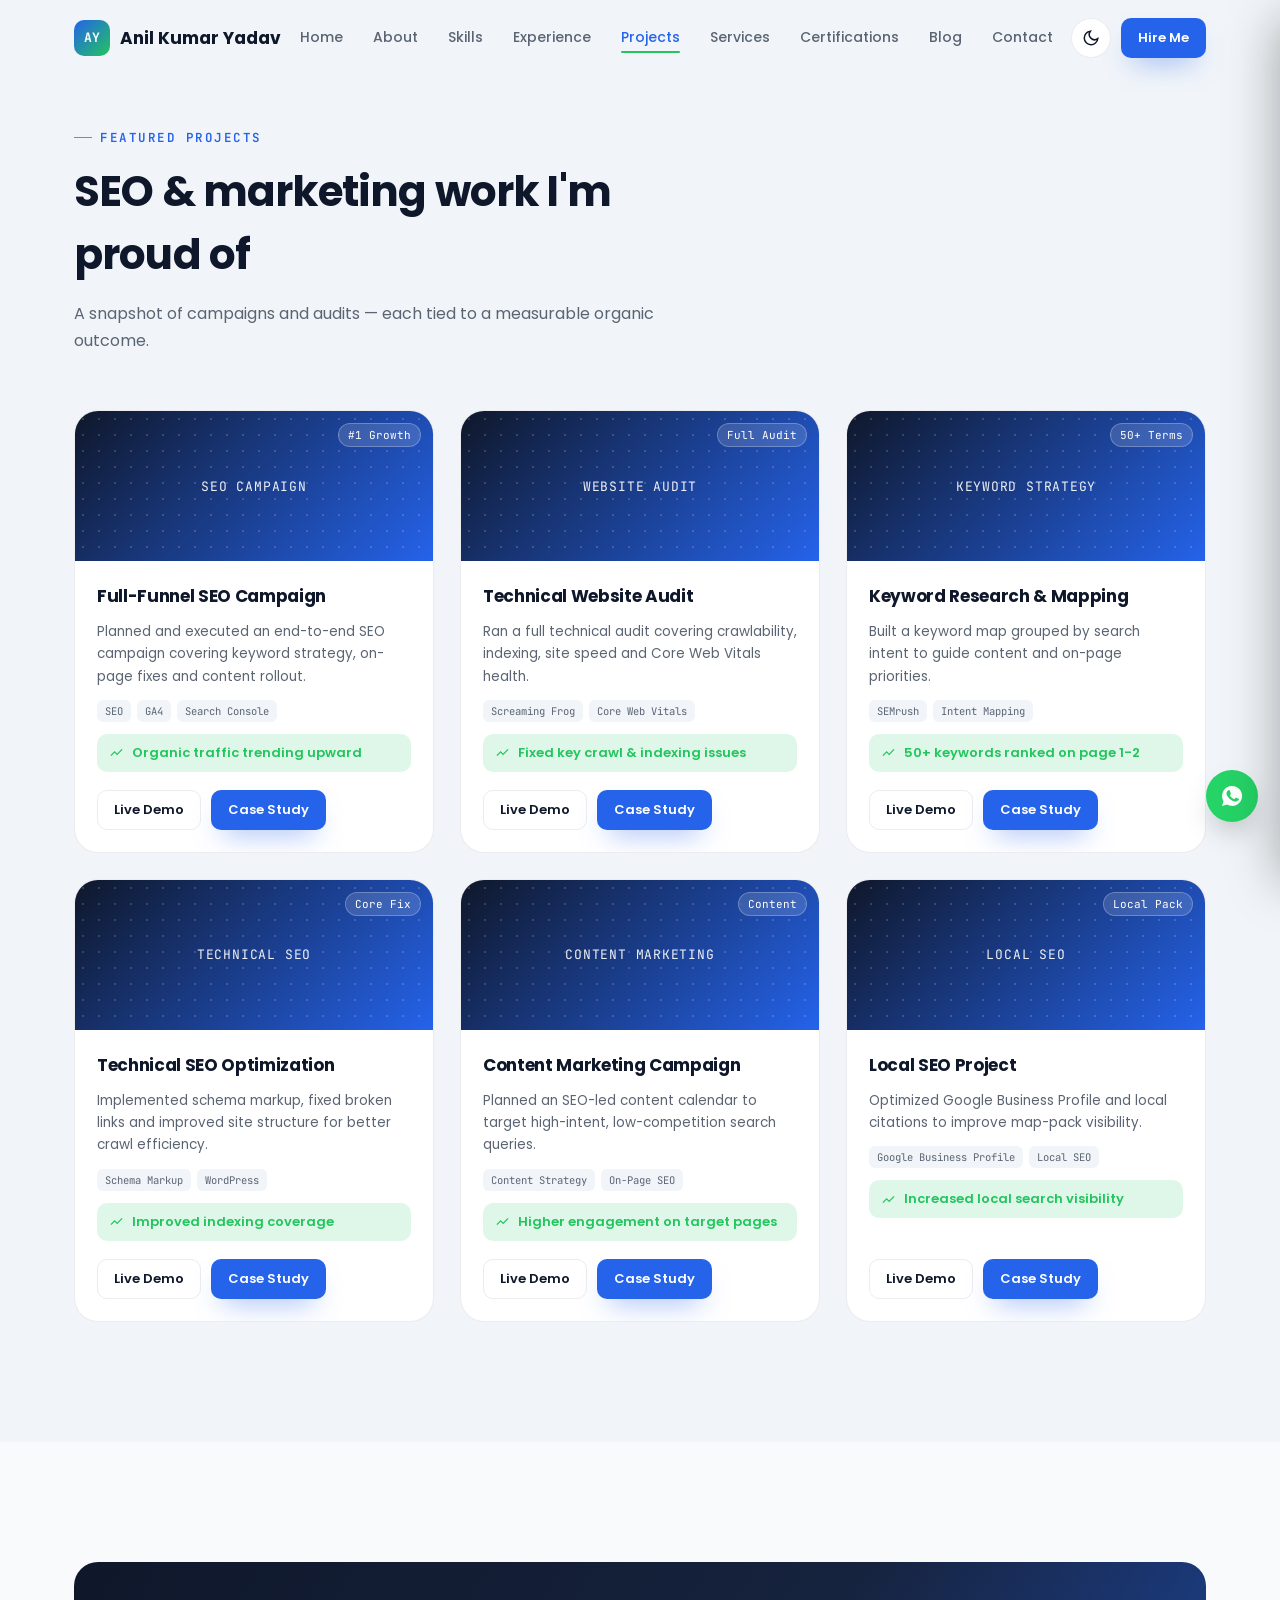
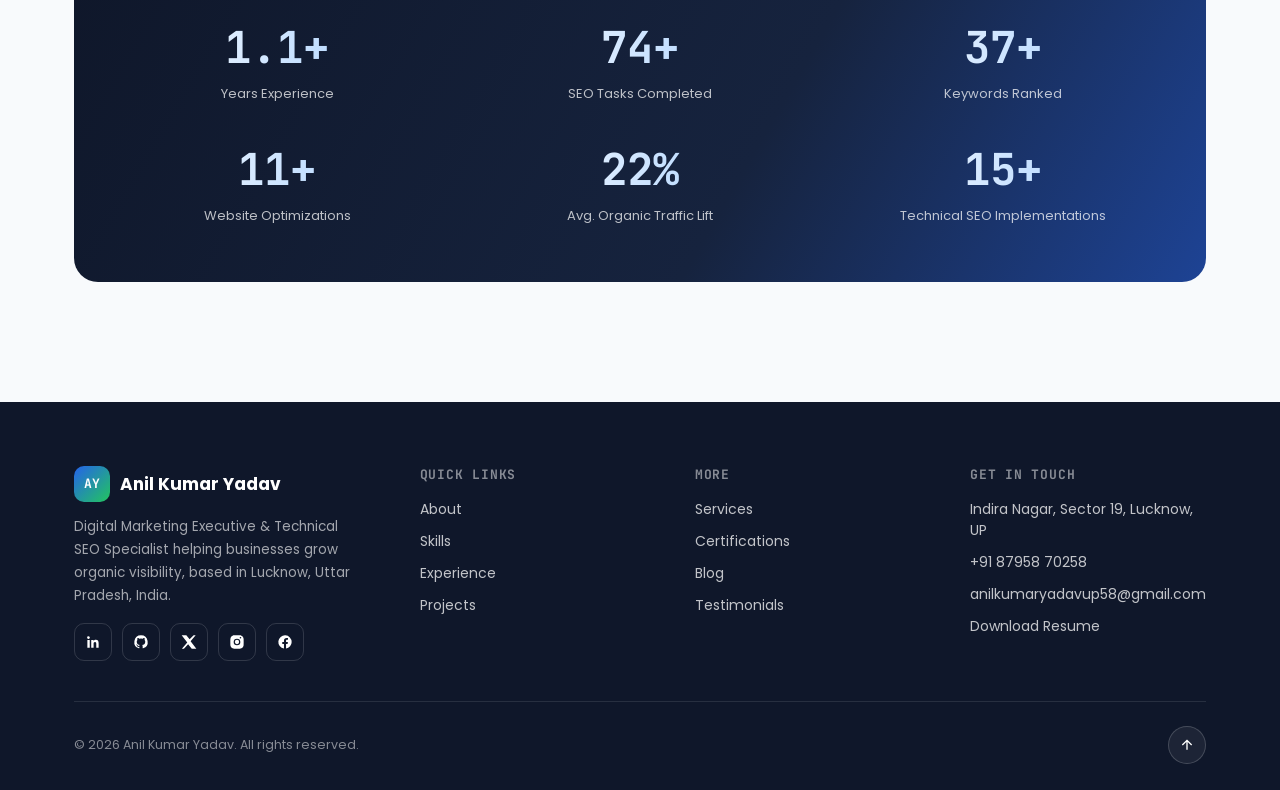
<file: projects.html>
<!DOCTYPE html>
<html lang="en">
<head>
<meta charset="UTF-8">
<meta name="viewport" content="width=device-width, initial-scale=1.0">
<title>Featured Projects | Anil Kumar Yadav - SEO Portfolio</title>
<meta name="description" content="A showcase of SEO campaigns, technical audits and content marketing projects by Anil Kumar Yadav.">
<meta name="keywords" content="Anil Kumar Yadav, Digital Marketing Executive, SEO Specialist, Technical SEO, Lucknow SEO, SEO Expert Portfolio">
<meta name="author" content="Anil Kumar Yadav">
<meta name="robots" content="index, follow">
<link rel="canonical" href="https://anilkumaryadav.dev/projects.html">

<meta property="og:type" content="website">
<meta property="og:title" content="Featured Projects | Anil Kumar Yadav - SEO Portfolio">
<meta property="og:description" content="A showcase of SEO campaigns, technical audits and content marketing projects by Anil Kumar Yadav.">
<meta property="og:image" content="assets/og-cover.jpg">
<meta property="og:url" content="https://anilkumaryadav.dev/projects.html">
<meta property="og:site_name" content="Anil Kumar Yadav Portfolio">

<meta name="twitter:card" content="summary_large_image">
<meta name="twitter:title" content="Featured Projects | Anil Kumar Yadav - SEO Portfolio">
<meta name="twitter:description" content="A showcase of SEO campaigns, technical audits and content marketing projects by Anil Kumar Yadav.">
<meta name="twitter:image" content="assets/og-cover.jpg">

<script type="application/ld+json">
{
  "@context": "https://schema.org",
  "@type": "Person",
  "name": "Anil Kumar Yadav",
  "jobTitle": "Digital Marketing Executive",
  "description": "Digital Marketing Executive and Technical SEO Specialist with 1.5+ years of experience in SEO, content strategy and organic growth.",
  "email": "mailto:anilkumaryadavup58@gmail.com",
  "telephone": "+91-8795870258",
  "address": {
    "@type": "PostalAddress",
    "addressLocality": "Lucknow",
    "addressRegion": "Uttar Pradesh",
    "addressCountry": "IN"
  },
  "sameAs": [
    "https://linkedin.com/in/",
    "https://github.com/",
    "https://twitter.com/",
    "https://instagram.com/",
    "https://facebook.com/"
  ]
}
</script>

<link rel="preconnect" href="https://fonts.googleapis.com">
<link rel="preconnect" href="https://fonts.gstatic.com" crossorigin>
<link href="https://fonts.googleapis.com/css2?family=Poppins:wght@300;400;500;600;700&family=JetBrains+Mono:wght@400;500;700&display=swap" rel="stylesheet">
<link rel="stylesheet" href="style.css">
</head>
<body data-theme="light">

<div id="loader">
  <div class="loader-mark">INDEXING PORTFOLIO…</div>
  <div class="loader-bar"><span></span></div>
</div>

<div id="scroll-progress"></div>

<header id="site-nav">
  <div class="container nav-inner">
    <a href="index.html" class="brand"><span class="brand-mark">AY</span> Anil Kumar Yadav</a>
    <nav class="nav-links" id="nav-links">
      <a href="index.html">Home</a>
      <a href="about.html">About</a>
      <a href="skills.html">Skills</a>
      <a href="experience.html">Experience</a>
      <a href="projects.html" class="active">Projects</a>
      <a href="services.html">Services</a>
      <a href="certifications.html">Certifications</a>
      <a href="blog.html">Blog</a>
      <a href="contact.html">Contact</a>
    </nav>
    <div class="nav-cta">
      <button class="theme-toggle" id="theme-toggle" aria-label="Toggle dark mode">
        <svg class="icon-moon" viewBox="0 0 24 24" fill="none" stroke="currentColor" stroke-width="2"><path d="M21 12.8A9 9 0 1111.2 3 7 7 0 0021 12.8z"/></svg>
        <svg class="icon-sun" viewBox="0 0 24 24" fill="none" stroke="currentColor" stroke-width="2"><circle cx="12" cy="12" r="4"/><path d="M12 2v2M12 20v2M4.9 4.9l1.4 1.4M17.7 17.7l1.4 1.4M2 12h2M20 12h2M4.9 19.1l1.4-1.4M17.7 6.3l1.4-1.4"/></svg>
      </button>
      <a href="contact.html" class="btn btn-primary btn-sm">Hire Me</a>
      <button class="hamburger" id="hamburger" aria-label="Open menu"><span></span><span></span><span></span></button>
    </div>
  </div>
</header>

<div id="drawer-overlay"></div>
<nav id="mobile-drawer">
  <a href="index.html">Home</a>
  <a href="about.html">About</a>
  <a href="skills.html">Skills</a>
  <a href="experience.html">Experience</a>
  <a href="projects.html">Projects</a>
  <a href="services.html">Services</a>
  <a href="certifications.html">Certifications</a>
  <a href="blog.html">Blog</a>
  <a href="contact.html">Contact</a>
</nav>

<section class="section section-alt" id="projects">
  <div class="container">
    <div class="section-head reveal">
      <span class="eyebrow">Featured Projects</span>
      <h2>SEO &amp; marketing work I'm proud of</h2>
      <p>A snapshot of campaigns and audits — each tied to a measurable organic outcome.</p>
    </div>
    <div class="proj-grid reveal-stagger" id="proj-grid">

      <div class="proj-card reveal" style="--i:0">
        <div class="proj-thumb"><span>SEO CAMPAIGN</span><div class="proj-rank">#1 Growth</div></div>
        <div class="proj-body">
          <h3>Full-Funnel SEO Campaign</h3>
          <p>Planned and executed an end-to-end SEO campaign covering keyword strategy, on-page fixes and content rollout.</p>
          <div class="proj-tags"><span>SEO</span><span>GA4</span><span>Search Console</span></div>
          <div class="proj-result"><svg viewBox="0 0 24 24" fill="none" stroke="currentColor" stroke-width="2"><path d="M3 17l6-6 4 4 8-8"/></svg> Organic traffic trending upward</div>
          <div class="proj-actions"><a href="#" class="btn btn-ghost btn-sm">Live Demo</a><a href="#" class="btn btn-primary btn-sm">Case Study</a></div>
        </div>
      </div>

      <div class="proj-card reveal" style="--i:1">
        <div class="proj-thumb"><span>WEBSITE AUDIT</span><div class="proj-rank">Full Audit</div></div>
        <div class="proj-body">
          <h3>Technical Website Audit</h3>
          <p>Ran a full technical audit covering crawlability, indexing, site speed and Core Web Vitals health.</p>
          <div class="proj-tags"><span>Screaming Frog</span><span>Core Web Vitals</span></div>
          <div class="proj-result"><svg viewBox="0 0 24 24" fill="none" stroke="currentColor" stroke-width="2"><path d="M3 17l6-6 4 4 8-8"/></svg> Fixed key crawl &amp; indexing issues</div>
          <div class="proj-actions"><a href="#" class="btn btn-ghost btn-sm">Live Demo</a><a href="#" class="btn btn-primary btn-sm">Case Study</a></div>
        </div>
      </div>

      <div class="proj-card reveal" style="--i:2">
        <div class="proj-thumb"><span>KEYWORD STRATEGY</span><div class="proj-rank">50+ Terms</div></div>
        <div class="proj-body">
          <h3>Keyword Research &amp; Mapping</h3>
          <p>Built a keyword map grouped by search intent to guide content and on-page priorities.</p>
          <div class="proj-tags"><span>SEMrush</span><span>Intent Mapping</span></div>
          <div class="proj-result"><svg viewBox="0 0 24 24" fill="none" stroke="currentColor" stroke-width="2"><path d="M3 17l6-6 4 4 8-8"/></svg> 50+ keywords ranked on page 1-2</div>
          <div class="proj-actions"><a href="#" class="btn btn-ghost btn-sm">Live Demo</a><a href="#" class="btn btn-primary btn-sm">Case Study</a></div>
        </div>
      </div>

      <div class="proj-card reveal" style="--i:3">
        <div class="proj-thumb"><span>TECHNICAL SEO</span><div class="proj-rank">Core Fix</div></div>
        <div class="proj-body">
          <h3>Technical SEO Optimization</h3>
          <p>Implemented schema markup, fixed broken links and improved site structure for better crawl efficiency.</p>
          <div class="proj-tags"><span>Schema Markup</span><span>WordPress</span></div>
          <div class="proj-result"><svg viewBox="0 0 24 24" fill="none" stroke="currentColor" stroke-width="2"><path d="M3 17l6-6 4 4 8-8"/></svg> Improved indexing coverage</div>
          <div class="proj-actions"><a href="#" class="btn btn-ghost btn-sm">Live Demo</a><a href="#" class="btn btn-primary btn-sm">Case Study</a></div>
        </div>
      </div>

      <div class="proj-card reveal" style="--i:4">
        <div class="proj-thumb"><span>CONTENT MARKETING</span><div class="proj-rank">Content</div></div>
        <div class="proj-body">
          <h3>Content Marketing Campaign</h3>
          <p>Planned an SEO-led content calendar to target high-intent, low-competition search queries.</p>
          <div class="proj-tags"><span>Content Strategy</span><span>On-Page SEO</span></div>
          <div class="proj-result"><svg viewBox="0 0 24 24" fill="none" stroke="currentColor" stroke-width="2"><path d="M3 17l6-6 4 4 8-8"/></svg> Higher engagement on target pages</div>
          <div class="proj-actions"><a href="#" class="btn btn-ghost btn-sm">Live Demo</a><a href="#" class="btn btn-primary btn-sm">Case Study</a></div>
        </div>
      </div>

      <div class="proj-card reveal" style="--i:5">
        <div class="proj-thumb"><span>LOCAL SEO</span><div class="proj-rank">Local Pack</div></div>
        <div class="proj-body">
          <h3>Local SEO Project</h3>
          <p>Optimized Google Business Profile and local citations to improve map-pack visibility.</p>
          <div class="proj-tags"><span>Google Business Profile</span><span>Local SEO</span></div>
          <div class="proj-result"><svg viewBox="0 0 24 24" fill="none" stroke="currentColor" stroke-width="2"><path d="M3 17l6-6 4 4 8-8"/></svg> Increased local search visibility</div>
          <div class="proj-actions"><a href="#" class="btn btn-ghost btn-sm">Live Demo</a><a href="#" class="btn btn-primary btn-sm">Case Study</a></div>
        </div>
      </div>

    </div>
  </div>
</section>
<section class="section" id="achievements">
  <div class="container">
    <div class="stats-band reveal">
      <div class="stats-grid">
        <div class="stat"><b data-count="1.5" data-suffix="+">0</b><span>Years Experience</span></div>
        <div class="stat"><b data-count="100" data-suffix="+">0</b><span>SEO Tasks Completed</span></div>
        <div class="stat"><b data-count="50" data-suffix="+">0</b><span>Keywords Ranked</span></div>
        <div class="stat"><b data-count="15" data-suffix="+">0</b><span>Website Optimizations</span></div>
        <div class="stat"><b data-count="30" data-suffix="%">0</b><span>Avg. Organic Traffic Lift</span></div>
        <div class="stat"><b data-count="20" data-suffix="+">0</b><span>Technical SEO Implementations</span></div>
      </div>
    </div>
  </div>
</section>

<!-- ============ FOOTER ============ -->
<footer>
  <div class="container">
    <div class="footer-grid">
      <div class="footer-brand">
        <a href="index.html" class="brand"><span class="brand-mark">AY</span> Anil Kumar Yadav</a>
        <p>Digital Marketing Executive &amp; Technical SEO Specialist helping businesses grow organic visibility, based in Lucknow, Uttar Pradesh, India.</p>
        <div class="social-row">
          <a href="#" aria-label="LinkedIn" target="_blank" rel="noopener"><svg viewBox="0 0 24 24" fill="currentColor"><path d="M20.45 20.45h-3.56v-5.57c0-1.33-.02-3.04-1.85-3.04-1.86 0-2.14 1.45-2.14 2.94v5.67H9.34V9h3.41v1.56h.05c.48-.9 1.64-1.85 3.37-1.85 3.6 0 4.27 2.37 4.27 5.45zM5.34 7.43a2.07 2.07 0 11.01-4.13 2.07 2.07 0 010 4.13zM7.12 20.45H3.56V9h3.56z"/></svg></a>
          <a href="#" aria-label="GitHub" target="_blank" rel="noopener"><svg viewBox="0 0 24 24" fill="currentColor"><path d="M12 2a10 10 0 00-3.16 19.49c.5.09.68-.22.68-.48v-1.7c-2.78.6-3.37-1.34-3.37-1.34-.46-1.15-1.11-1.46-1.11-1.46-.9-.62.07-.6.07-.6 1 .07 1.53 1.03 1.53 1.03.9 1.52 2.34 1.08 2.91.83.09-.65.35-1.08.63-1.33-2.22-.25-4.56-1.11-4.56-4.94 0-1.09.39-1.98 1.03-2.68-.1-.25-.45-1.27.1-2.65 0 0 .84-.27 2.75 1.02a9.4 9.4 0 015 0c1.9-1.29 2.75-1.02 2.75-1.02.55 1.38.2 2.4.1 2.65.64.7 1.03 1.59 1.03 2.68 0 3.84-2.34 4.68-4.57 4.93.36.31.68.92.68 1.85V21c0 .27.18.58.69.48A10 10 0 0012 2z"/></svg></a>
          <a href="#" aria-label="Twitter" target="_blank" rel="noopener"><svg viewBox="0 0 24 24" fill="currentColor"><path d="M18.9 2H22l-7.6 8.7L23 22h-6.9l-5.4-6.6L4.4 22H1.3l8.1-9.3L1 2h7l4.9 6z"/></svg></a>
          <a href="#" aria-label="Instagram" target="_blank" rel="noopener"><svg viewBox="0 0 24 24" fill="currentColor"><path d="M12 2c2.7 0 3.06.01 4.12.06 1.06.05 1.79.22 2.43.47.66.26 1.22.6 1.77 1.16.55.55.9 1.11 1.16 1.77.25.64.42 1.37.47 2.43C21.99 8.94 22 9.3 22 12s-.01 3.06-.06 4.12c-.05 1.06-.22 1.79-.47 2.43a4.9 4.9 0 01-1.16 1.77 4.9 4.9 0 01-1.77 1.16c-.64.25-1.37.42-2.43.47C15.06 21.99 14.7 22 12 22s-3.06-.01-4.12-.06c-1.06-.05-1.79-.22-2.43-.47a4.9 4.9 0 01-1.77-1.16 4.9 4.9 0 01-1.16-1.77c-.25-.64-.42-1.37-.47-2.43C2.01 15.06 2 14.7 2 12s.01-3.06.06-4.12c.05-1.06.22-1.79.47-2.43.26-.66.6-1.22 1.16-1.77A4.9 4.9 0 015.45 2.5c.64-.25 1.37-.42 2.43-.47C8.94 2.01 9.3 2 12 2zm0 5a5 5 0 100 10 5 5 0 000-10zm0 8.2a3.2 3.2 0 110-6.4 3.2 3.2 0 010 6.4zm5.2-8.4a1.17 1.17 0 100-2.34 1.17 1.17 0 000 2.34z"/></svg></a>
          <a href="#" aria-label="Facebook" target="_blank" rel="noopener"><svg viewBox="0 0 24 24" fill="currentColor"><path d="M22 12a10 10 0 10-11.56 9.87v-6.98H7.9V12h2.54V9.8c0-2.5 1.5-3.89 3.78-3.89 1.1 0 2.24.2 2.24.2v2.46h-1.26c-1.24 0-1.63.77-1.63 1.56V12h2.78l-.44 2.89h-2.34v6.98A10 10 0 0022 12z"/></svg></a>
        </div>
      </div>
      <div class="footer-col">
        <h4>Quick Links</h4>
        <a href="about.html">About</a><a href="skills.html">Skills</a><a href="experience.html">Experience</a><a href="projects.html">Projects</a>
      </div>
      <div class="footer-col">
        <h4>More</h4>
        <a href="services.html">Services</a><a href="certifications.html">Certifications</a><a href="blog.html">Blog</a><a href="certifications.html#testimonials">Testimonials</a>
      </div>
      <div class="footer-col">
        <h4>Get In Touch</h4>
        <span>Indira Nagar, Sector 19, Lucknow, UP</span>
        <a href="tel:+918795870258">+91 87958 70258</a>
        <a href="mailto:anilkumaryadavup58@gmail.com">anilkumaryadavup58@gmail.com</a>
        <a href="assets/Anil-Kumar-Yadav-Resume.pdf" download>Download Resume</a>
      </div>
    </div>
    <div class="footer-bottom">
      <p>© <span id="year"></span> Anil Kumar Yadav. All rights reserved.</p>
      <button id="back-to-top" aria-label="Back to top">
        <svg viewBox="0 0 24 24" fill="none" stroke="currentColor" stroke-width="2" width="16" height="16"><path d="M12 19V5M5 12l7-7 7 7"/></svg>
      </button>
    </div>
  </div>
</footer>

<!-- Floating buttons -->
<div class="float-stack">
  <a class="fab whatsapp" href="https://wa.me/918795870258" target="_blank" rel="noopener" aria-label="Chat on WhatsApp">
    <svg viewBox="0 0 24 24" fill="currentColor"><path d="M12.04 2a9.94 9.94 0 00-8.5 15.06L2 22l5.1-1.5A9.94 9.94 0 1012.04 2zm5.8 14.2c-.24.68-1.4 1.3-1.94 1.37-.5.07-1.12.1-1.8-.11a15 15 0 01-1.7-.63 12 12 0 01-4.6-4.06c-.4-.55-1.34-1.78-1.34-3.4s.85-2.4 1.15-2.73c.3-.32.66-.4.88-.4h.63c.2 0 .47-.08.73.56.27.66.9 2.28.98 2.44.08.16.13.35.02.57-.1.22-.16.35-.32.54l-.47.55c-.15.15-.31.32-.13.63.17.3.77 1.28 1.66 2.07 1.14 1.02 2.1 1.34 2.4 1.5.3.15.48.13.66-.08.18-.2.77-.9.97-1.2.2-.32.4-.27.68-.16.27.1 1.72.81 2.02.96.3.15.5.22.57.35.08.13.08.75-.16 1.43z"/></svg>
  </a>
  <button class="fab top" id="fab-top" aria-label="Back to top">
    <svg viewBox="0 0 24 24" fill="none" stroke="currentColor" stroke-width="2"><path d="M12 19V5M5 12l7-7 7 7"/></svg>
  </button>
</div>

<script src="script.js"></script>
</body>
</html>
</file>
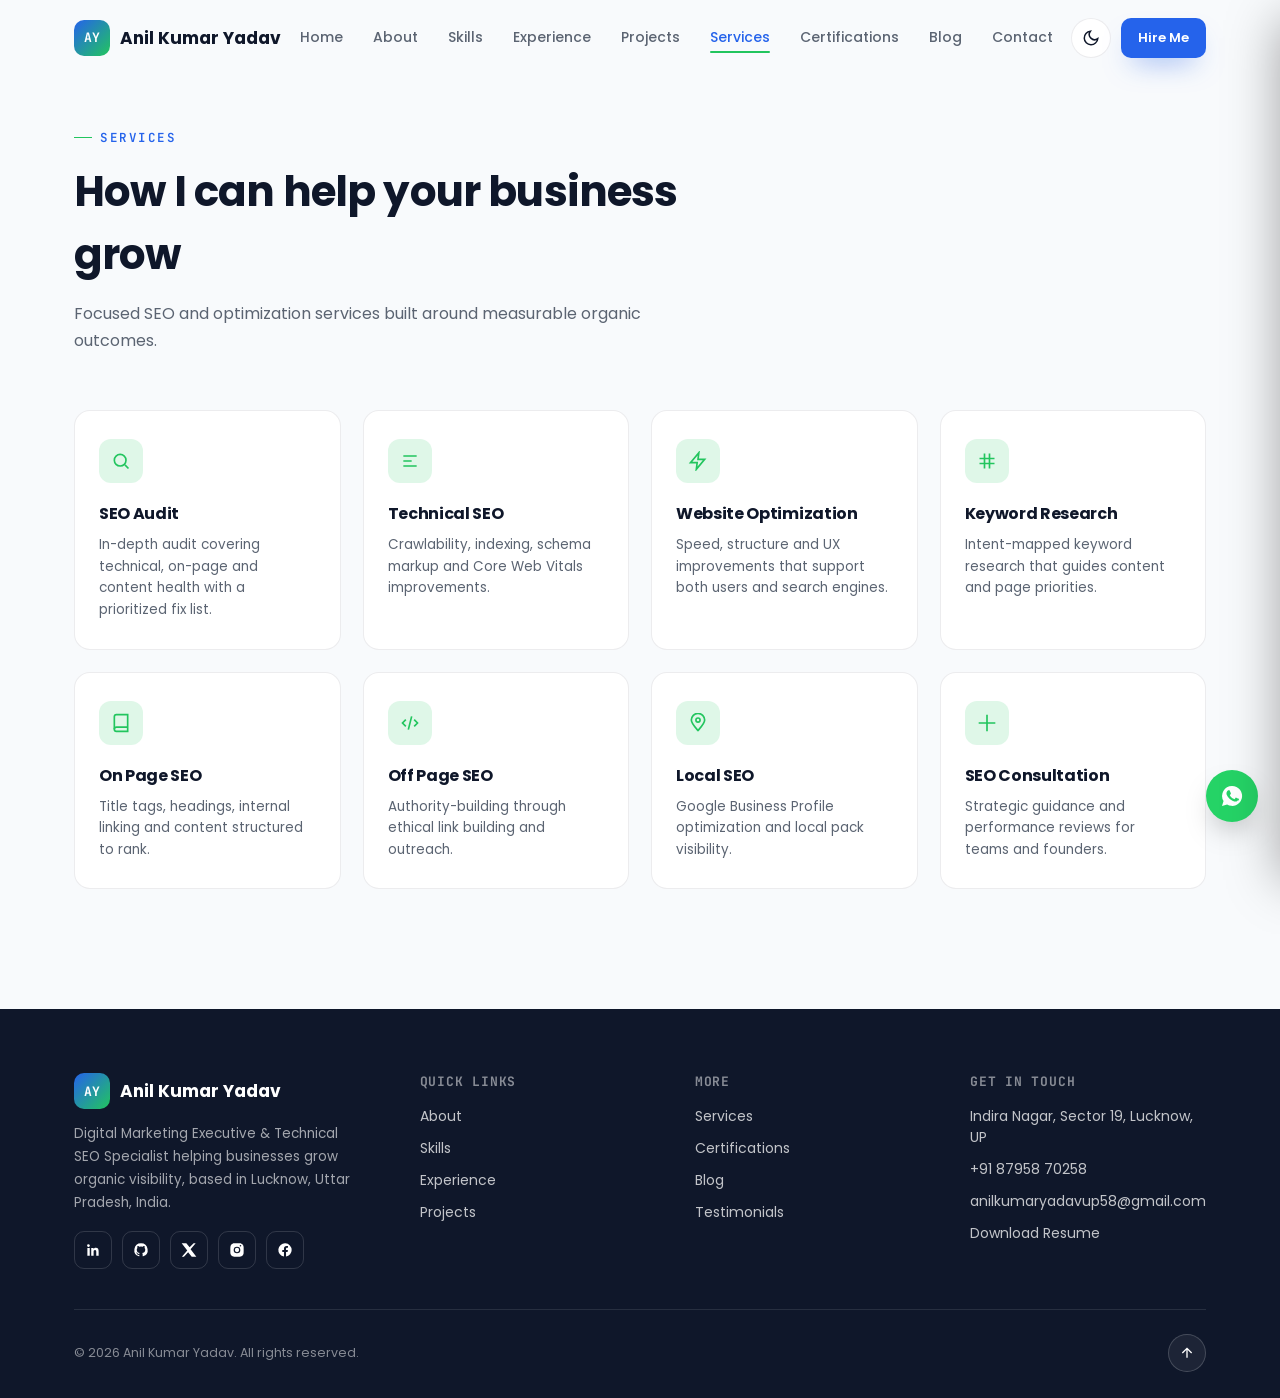
<file: services.html>
<!DOCTYPE html>
<html lang="en">
<head>
<meta charset="UTF-8">
<meta name="viewport" content="width=device-width, initial-scale=1.0">
<title>Services | Anil Kumar Yadav - SEO & Digital Marketing</title>
<meta name="description" content="SEO audits, technical SEO, keyword research, local SEO and digital marketing consultation services offered by Anil Kumar Yadav.">
<meta name="keywords" content="Anil Kumar Yadav, Digital Marketing Executive, SEO Specialist, Technical SEO, Lucknow SEO, SEO Expert Portfolio">
<meta name="author" content="Anil Kumar Yadav">
<meta name="robots" content="index, follow">
<link rel="canonical" href="https://anilkumaryadav.dev/services.html">

<meta property="og:type" content="website">
<meta property="og:title" content="Services | Anil Kumar Yadav - SEO & Digital Marketing">
<meta property="og:description" content="SEO audits, technical SEO, keyword research, local SEO and digital marketing consultation services offered by Anil Kumar Yadav.">
<meta property="og:image" content="assets/og-cover.jpg">
<meta property="og:url" content="https://anilkumaryadav.dev/services.html">
<meta property="og:site_name" content="Anil Kumar Yadav Portfolio">

<meta name="twitter:card" content="summary_large_image">
<meta name="twitter:title" content="Services | Anil Kumar Yadav - SEO & Digital Marketing">
<meta name="twitter:description" content="SEO audits, technical SEO, keyword research, local SEO and digital marketing consultation services offered by Anil Kumar Yadav.">
<meta name="twitter:image" content="assets/og-cover.jpg">

<script type="application/ld+json">
{
  "@context": "https://schema.org",
  "@type": "Person",
  "name": "Anil Kumar Yadav",
  "jobTitle": "Digital Marketing Executive",
  "description": "Digital Marketing Executive and Technical SEO Specialist with 1.5+ years of experience in SEO, content strategy and organic growth.",
  "email": "mailto:anilkumaryadavup58@gmail.com",
  "telephone": "+91-8795870258",
  "address": {
    "@type": "PostalAddress",
    "addressLocality": "Lucknow",
    "addressRegion": "Uttar Pradesh",
    "addressCountry": "IN"
  },
  "sameAs": [
    "https://linkedin.com/in/",
    "https://github.com/",
    "https://twitter.com/",
    "https://instagram.com/",
    "https://facebook.com/"
  ]
}
</script>

<link rel="preconnect" href="https://fonts.googleapis.com">
<link rel="preconnect" href="https://fonts.gstatic.com" crossorigin>
<link href="https://fonts.googleapis.com/css2?family=Poppins:wght@300;400;500;600;700&family=JetBrains+Mono:wght@400;500;700&display=swap" rel="stylesheet">
<link rel="stylesheet" href="style.css">
</head>
<body data-theme="light">

<div id="loader">
  <div class="loader-mark">INDEXING PORTFOLIO…</div>
  <div class="loader-bar"><span></span></div>
</div>

<div id="scroll-progress"></div>

<header id="site-nav">
  <div class="container nav-inner">
    <a href="index.html" class="brand"><span class="brand-mark">AY</span> Anil Kumar Yadav</a>
    <nav class="nav-links" id="nav-links">
      <a href="index.html">Home</a>
      <a href="about.html">About</a>
      <a href="skills.html">Skills</a>
      <a href="experience.html">Experience</a>
      <a href="projects.html">Projects</a>
      <a href="services.html" class="active">Services</a>
      <a href="certifications.html">Certifications</a>
      <a href="blog.html">Blog</a>
      <a href="contact.html">Contact</a>
    </nav>
    <div class="nav-cta">
      <button class="theme-toggle" id="theme-toggle" aria-label="Toggle dark mode">
        <svg class="icon-moon" viewBox="0 0 24 24" fill="none" stroke="currentColor" stroke-width="2"><path d="M21 12.8A9 9 0 1111.2 3 7 7 0 0021 12.8z"/></svg>
        <svg class="icon-sun" viewBox="0 0 24 24" fill="none" stroke="currentColor" stroke-width="2"><circle cx="12" cy="12" r="4"/><path d="M12 2v2M12 20v2M4.9 4.9l1.4 1.4M17.7 17.7l1.4 1.4M2 12h2M20 12h2M4.9 19.1l1.4-1.4M17.7 6.3l1.4-1.4"/></svg>
      </button>
      <a href="contact.html" class="btn btn-primary btn-sm">Hire Me</a>
      <button class="hamburger" id="hamburger" aria-label="Open menu"><span></span><span></span><span></span></button>
    </div>
  </div>
</header>

<div id="drawer-overlay"></div>
<nav id="mobile-drawer">
  <a href="index.html">Home</a>
  <a href="about.html">About</a>
  <a href="skills.html">Skills</a>
  <a href="experience.html">Experience</a>
  <a href="projects.html">Projects</a>
  <a href="services.html">Services</a>
  <a href="certifications.html">Certifications</a>
  <a href="blog.html">Blog</a>
  <a href="contact.html">Contact</a>
</nav>

<section class="section" id="services">
  <div class="container">
    <div class="section-head reveal">
      <span class="eyebrow">Services</span>
      <h2>How I can help your business grow</h2>
      <p>Focused SEO and optimization services built around measurable organic outcomes.</p>
    </div>
    <div class="services-grid reveal-stagger">
      <div class="service-card reveal" style="--i:0"><div class="service-icon"><svg viewBox="0 0 24 24" fill="none" stroke="currentColor" stroke-width="2"><circle cx="11" cy="11" r="7"/><path d="m21 21-4.3-4.3"/></svg></div><h3>SEO Audit</h3><p>In-depth audit covering technical, on-page and content health with a prioritized fix list.</p></div>
      <div class="service-card reveal" style="--i:1"><div class="service-icon"><svg viewBox="0 0 24 24" fill="none" stroke="currentColor" stroke-width="2"><path d="M4 6h16M4 12h10M4 18h16"/></svg></div><h3>Technical SEO</h3><p>Crawlability, indexing, schema markup and Core Web Vitals improvements.</p></div>
      <div class="service-card reveal" style="--i:2"><div class="service-icon"><svg viewBox="0 0 24 24" fill="none" stroke="currentColor" stroke-width="2"><path d="M13 2 3 14h8l-1 8 10-12h-8z"/></svg></div><h3>Website Optimization</h3><p>Speed, structure and UX improvements that support both users and search engines.</p></div>
      <div class="service-card reveal" style="--i:3"><div class="service-icon"><svg viewBox="0 0 24 24" fill="none" stroke="currentColor" stroke-width="2"><path d="M9 3v18M15 3v18M3 9h18M3 15h18"/></svg></div><h3>Keyword Research</h3><p>Intent-mapped keyword research that guides content and page priorities.</p></div>
      <div class="service-card reveal" style="--i:4"><div class="service-icon"><svg viewBox="0 0 24 24" fill="none" stroke="currentColor" stroke-width="2"><path d="M4 19.5A2.5 2.5 0 016.5 17H20"/><path d="M6.5 2H20v20H6.5A2.5 2.5 0 014 19.5v-15A2.5 2.5 0 016.5 2z"/></svg></div><h3>On Page SEO</h3><p>Title tags, headings, internal linking and content structured to rank.</p></div>
      <div class="service-card reveal" style="--i:5"><div class="service-icon"><svg viewBox="0 0 24 24" fill="none" stroke="currentColor" stroke-width="2"><path d="M17 8l4 4-4 4M7 8l-4 4 4 4M14 4l-4 16"/></svg></div><h3>Off Page SEO</h3><p>Authority-building through ethical link building and outreach.</p></div>
      <div class="service-card reveal" style="--i:6"><div class="service-icon"><svg viewBox="0 0 24 24" fill="none" stroke="currentColor" stroke-width="2"><path d="M12 21c4-4.5 8-8.5 8-12.5A8 8 0 104 8.5C4 12.5 8 16.5 12 21z"/><circle cx="12" cy="8.5" r="2.5"/></svg></div><h3>Local SEO</h3><p>Google Business Profile optimization and local pack visibility.</p></div>
      <div class="service-card reveal" style="--i:7"><div class="service-icon"><svg viewBox="0 0 24 24" fill="none" stroke="currentColor" stroke-width="2"><path d="M12 2v20M2 12h20"/></svg></div><h3>SEO Consultation</h3><p>Strategic guidance and performance reviews for teams and founders.</p></div>
    </div>
  </div>
</section>

<!-- ============ FOOTER ============ -->
<footer>
  <div class="container">
    <div class="footer-grid">
      <div class="footer-brand">
        <a href="index.html" class="brand"><span class="brand-mark">AY</span> Anil Kumar Yadav</a>
        <p>Digital Marketing Executive &amp; Technical SEO Specialist helping businesses grow organic visibility, based in Lucknow, Uttar Pradesh, India.</p>
        <div class="social-row">
          <a href="#" aria-label="LinkedIn" target="_blank" rel="noopener"><svg viewBox="0 0 24 24" fill="currentColor"><path d="M20.45 20.45h-3.56v-5.57c0-1.33-.02-3.04-1.85-3.04-1.86 0-2.14 1.45-2.14 2.94v5.67H9.34V9h3.41v1.56h.05c.48-.9 1.64-1.85 3.37-1.85 3.6 0 4.27 2.37 4.27 5.45zM5.34 7.43a2.07 2.07 0 11.01-4.13 2.07 2.07 0 010 4.13zM7.12 20.45H3.56V9h3.56z"/></svg></a>
          <a href="#" aria-label="GitHub" target="_blank" rel="noopener"><svg viewBox="0 0 24 24" fill="currentColor"><path d="M12 2a10 10 0 00-3.16 19.49c.5.09.68-.22.68-.48v-1.7c-2.78.6-3.37-1.34-3.37-1.34-.46-1.15-1.11-1.46-1.11-1.46-.9-.62.07-.6.07-.6 1 .07 1.53 1.03 1.53 1.03.9 1.52 2.34 1.08 2.91.83.09-.65.35-1.08.63-1.33-2.22-.25-4.56-1.11-4.56-4.94 0-1.09.39-1.98 1.03-2.68-.1-.25-.45-1.27.1-2.65 0 0 .84-.27 2.75 1.02a9.4 9.4 0 015 0c1.9-1.29 2.75-1.02 2.75-1.02.55 1.38.2 2.4.1 2.65.64.7 1.03 1.59 1.03 2.68 0 3.84-2.34 4.68-4.57 4.93.36.31.68.92.68 1.85V21c0 .27.18.58.69.48A10 10 0 0012 2z"/></svg></a>
          <a href="#" aria-label="Twitter" target="_blank" rel="noopener"><svg viewBox="0 0 24 24" fill="currentColor"><path d="M18.9 2H22l-7.6 8.7L23 22h-6.9l-5.4-6.6L4.4 22H1.3l8.1-9.3L1 2h7l4.9 6z"/></svg></a>
          <a href="#" aria-label="Instagram" target="_blank" rel="noopener"><svg viewBox="0 0 24 24" fill="currentColor"><path d="M12 2c2.7 0 3.06.01 4.12.06 1.06.05 1.79.22 2.43.47.66.26 1.22.6 1.77 1.16.55.55.9 1.11 1.16 1.77.25.64.42 1.37.47 2.43C21.99 8.94 22 9.3 22 12s-.01 3.06-.06 4.12c-.05 1.06-.22 1.79-.47 2.43a4.9 4.9 0 01-1.16 1.77 4.9 4.9 0 01-1.77 1.16c-.64.25-1.37.42-2.43.47C15.06 21.99 14.7 22 12 22s-3.06-.01-4.12-.06c-1.06-.05-1.79-.22-2.43-.47a4.9 4.9 0 01-1.77-1.16 4.9 4.9 0 01-1.16-1.77c-.25-.64-.42-1.37-.47-2.43C2.01 15.06 2 14.7 2 12s.01-3.06.06-4.12c.05-1.06.22-1.79.47-2.43.26-.66.6-1.22 1.16-1.77A4.9 4.9 0 015.45 2.5c.64-.25 1.37-.42 2.43-.47C8.94 2.01 9.3 2 12 2zm0 5a5 5 0 100 10 5 5 0 000-10zm0 8.2a3.2 3.2 0 110-6.4 3.2 3.2 0 010 6.4zm5.2-8.4a1.17 1.17 0 100-2.34 1.17 1.17 0 000 2.34z"/></svg></a>
          <a href="#" aria-label="Facebook" target="_blank" rel="noopener"><svg viewBox="0 0 24 24" fill="currentColor"><path d="M22 12a10 10 0 10-11.56 9.87v-6.98H7.9V12h2.54V9.8c0-2.5 1.5-3.89 3.78-3.89 1.1 0 2.24.2 2.24.2v2.46h-1.26c-1.24 0-1.63.77-1.63 1.56V12h2.78l-.44 2.89h-2.34v6.98A10 10 0 0022 12z"/></svg></a>
        </div>
      </div>
      <div class="footer-col">
        <h4>Quick Links</h4>
        <a href="about.html">About</a><a href="skills.html">Skills</a><a href="experience.html">Experience</a><a href="projects.html">Projects</a>
      </div>
      <div class="footer-col">
        <h4>More</h4>
        <a href="services.html">Services</a><a href="certifications.html">Certifications</a><a href="blog.html">Blog</a><a href="certifications.html#testimonials">Testimonials</a>
      </div>
      <div class="footer-col">
        <h4>Get In Touch</h4>
        <span>Indira Nagar, Sector 19, Lucknow, UP</span>
        <a href="tel:+918795870258">+91 87958 70258</a>
        <a href="mailto:anilkumaryadavup58@gmail.com">anilkumaryadavup58@gmail.com</a>
        <a href="assets/Anil-Kumar-Yadav-Resume.pdf" download>Download Resume</a>
      </div>
    </div>
    <div class="footer-bottom">
      <p>© <span id="year"></span> Anil Kumar Yadav. All rights reserved.</p>
      <button id="back-to-top" aria-label="Back to top">
        <svg viewBox="0 0 24 24" fill="none" stroke="currentColor" stroke-width="2" width="16" height="16"><path d="M12 19V5M5 12l7-7 7 7"/></svg>
      </button>
    </div>
  </div>
</footer>

<!-- Floating buttons -->
<div class="float-stack">
  <a class="fab whatsapp" href="https://wa.me/918795870258" target="_blank" rel="noopener" aria-label="Chat on WhatsApp">
    <svg viewBox="0 0 24 24" fill="currentColor"><path d="M12.04 2a9.94 9.94 0 00-8.5 15.06L2 22l5.1-1.5A9.94 9.94 0 1012.04 2zm5.8 14.2c-.24.68-1.4 1.3-1.94 1.37-.5.07-1.12.1-1.8-.11a15 15 0 01-1.7-.63 12 12 0 01-4.6-4.06c-.4-.55-1.34-1.78-1.34-3.4s.85-2.4 1.15-2.73c.3-.32.66-.4.88-.4h.63c.2 0 .47-.08.73.56.27.66.9 2.28.98 2.44.08.16.13.35.02.57-.1.22-.16.35-.32.54l-.47.55c-.15.15-.31.32-.13.63.17.3.77 1.28 1.66 2.07 1.14 1.02 2.1 1.34 2.4 1.5.3.15.48.13.66-.08.18-.2.77-.9.97-1.2.2-.32.4-.27.68-.16.27.1 1.72.81 2.02.96.3.15.5.22.57.35.08.13.08.75-.16 1.43z"/></svg>
  </a>
  <button class="fab top" id="fab-top" aria-label="Back to top">
    <svg viewBox="0 0 24 24" fill="none" stroke="currentColor" stroke-width="2"><path d="M12 19V5M5 12l7-7 7 7"/></svg>
  </button>
</div>

<script src="script.js"></script>
</body>
</html>
</file>
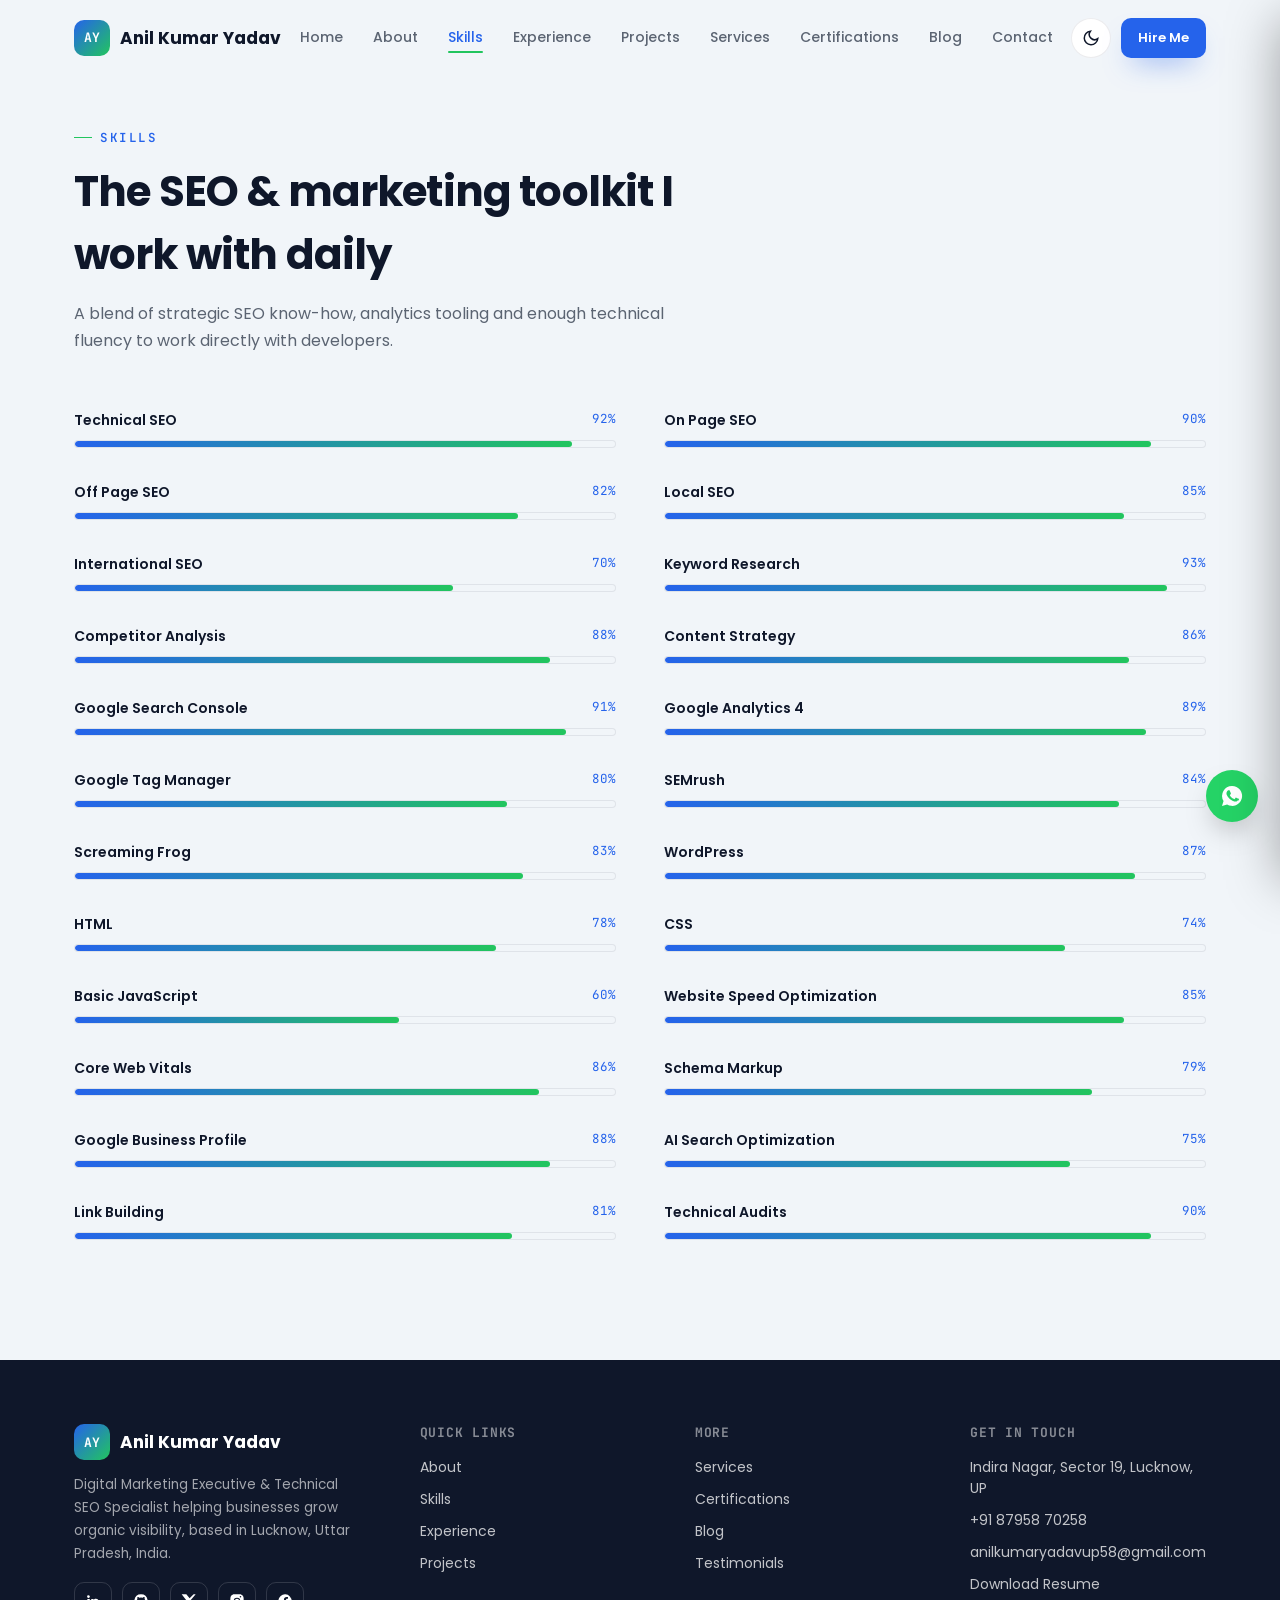
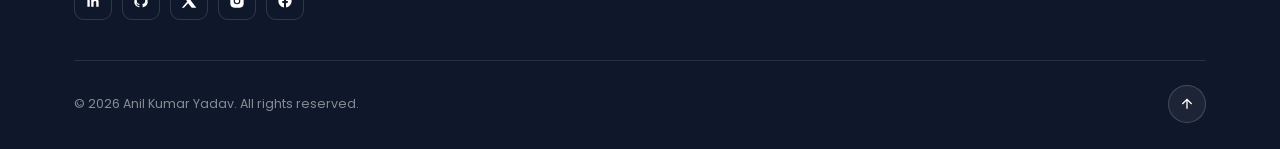
<file: skills.html>
<!DOCTYPE html>
<html lang="en">
<head>
<meta charset="UTF-8">
<meta name="viewport" content="width=device-width, initial-scale=1.0">
<title>Skills | Anil Kumar Yadav - SEO & Digital Marketing Toolkit</title>
<meta name="description" content="Explore Anil Kumar Yadav's SEO, technical SEO and digital marketing skill set, including tools like GA4, Search Console, SEMrush and Screaming Frog.">
<meta name="keywords" content="Anil Kumar Yadav, Digital Marketing Executive, SEO Specialist, Technical SEO, Lucknow SEO, SEO Expert Portfolio">
<meta name="author" content="Anil Kumar Yadav">
<meta name="robots" content="index, follow">
<link rel="canonical" href="https://anilkumaryadav.dev/skills.html">

<meta property="og:type" content="website">
<meta property="og:title" content="Skills | Anil Kumar Yadav - SEO & Digital Marketing Toolkit">
<meta property="og:description" content="Explore Anil Kumar Yadav's SEO, technical SEO and digital marketing skill set, including tools like GA4, Search Console, SEMrush and Screaming Frog.">
<meta property="og:image" content="assets/og-cover.jpg">
<meta property="og:url" content="https://anilkumaryadav.dev/skills.html">
<meta property="og:site_name" content="Anil Kumar Yadav Portfolio">

<meta name="twitter:card" content="summary_large_image">
<meta name="twitter:title" content="Skills | Anil Kumar Yadav - SEO & Digital Marketing Toolkit">
<meta name="twitter:description" content="Explore Anil Kumar Yadav's SEO, technical SEO and digital marketing skill set, including tools like GA4, Search Console, SEMrush and Screaming Frog.">
<meta name="twitter:image" content="assets/og-cover.jpg">

<script type="application/ld+json">
{
  "@context": "https://schema.org",
  "@type": "Person",
  "name": "Anil Kumar Yadav",
  "jobTitle": "Digital Marketing Executive",
  "description": "Digital Marketing Executive and Technical SEO Specialist with 1.5+ years of experience in SEO, content strategy and organic growth.",
  "email": "mailto:anilkumaryadavup58@gmail.com",
  "telephone": "+91-8795870258",
  "address": {
    "@type": "PostalAddress",
    "addressLocality": "Lucknow",
    "addressRegion": "Uttar Pradesh",
    "addressCountry": "IN"
  },
  "sameAs": [
    "https://linkedin.com/in/",
    "https://github.com/",
    "https://twitter.com/",
    "https://instagram.com/",
    "https://facebook.com/"
  ]
}
</script>

<link rel="preconnect" href="https://fonts.googleapis.com">
<link rel="preconnect" href="https://fonts.gstatic.com" crossorigin>
<link href="https://fonts.googleapis.com/css2?family=Poppins:wght@300;400;500;600;700&family=JetBrains+Mono:wght@400;500;700&display=swap" rel="stylesheet">
<link rel="stylesheet" href="style.css">
</head>
<body data-theme="light">

<div id="loader">
  <div class="loader-mark">INDEXING PORTFOLIO…</div>
  <div class="loader-bar"><span></span></div>
</div>

<div id="scroll-progress"></div>

<header id="site-nav">
  <div class="container nav-inner">
    <a href="index.html" class="brand"><span class="brand-mark">AY</span> Anil Kumar Yadav</a>
    <nav class="nav-links" id="nav-links">
      <a href="index.html">Home</a>
      <a href="about.html">About</a>
      <a href="skills.html" class="active">Skills</a>
      <a href="experience.html">Experience</a>
      <a href="projects.html">Projects</a>
      <a href="services.html">Services</a>
      <a href="certifications.html">Certifications</a>
      <a href="blog.html">Blog</a>
      <a href="contact.html">Contact</a>
    </nav>
    <div class="nav-cta">
      <button class="theme-toggle" id="theme-toggle" aria-label="Toggle dark mode">
        <svg class="icon-moon" viewBox="0 0 24 24" fill="none" stroke="currentColor" stroke-width="2"><path d="M21 12.8A9 9 0 1111.2 3 7 7 0 0021 12.8z"/></svg>
        <svg class="icon-sun" viewBox="0 0 24 24" fill="none" stroke="currentColor" stroke-width="2"><circle cx="12" cy="12" r="4"/><path d="M12 2v2M12 20v2M4.9 4.9l1.4 1.4M17.7 17.7l1.4 1.4M2 12h2M20 12h2M4.9 19.1l1.4-1.4M17.7 6.3l1.4-1.4"/></svg>
      </button>
      <a href="contact.html" class="btn btn-primary btn-sm">Hire Me</a>
      <button class="hamburger" id="hamburger" aria-label="Open menu"><span></span><span></span><span></span></button>
    </div>
  </div>
</header>

<div id="drawer-overlay"></div>
<nav id="mobile-drawer">
  <a href="index.html">Home</a>
  <a href="about.html">About</a>
  <a href="skills.html">Skills</a>
  <a href="experience.html">Experience</a>
  <a href="projects.html">Projects</a>
  <a href="services.html">Services</a>
  <a href="certifications.html">Certifications</a>
  <a href="blog.html">Blog</a>
  <a href="contact.html">Contact</a>
</nav>

<section class="section section-alt" id="skills">
  <div class="container">
    <div class="section-head reveal">
      <span class="eyebrow">Skills</span>
      <h2>The SEO &amp; marketing toolkit I work with daily</h2>
      <p>A blend of strategic SEO know-how, analytics tooling and enough technical fluency to work directly with developers.</p>
    </div>

    <div class="skills-grid reveal" id="skills-grid">
      <div class="skill-row" data-level="92"><div class="top"><span>Technical SEO</span><span>92%</span></div><div class="bar"><i></i></div></div>
      <div class="skill-row" data-level="90"><div class="top"><span>On Page SEO</span><span>90%</span></div><div class="bar"><i></i></div></div>
      <div class="skill-row" data-level="82"><div class="top"><span>Off Page SEO</span><span>82%</span></div><div class="bar"><i></i></div></div>
      <div class="skill-row" data-level="85"><div class="top"><span>Local SEO</span><span>85%</span></div><div class="bar"><i></i></div></div>
      <div class="skill-row" data-level="70"><div class="top"><span>International SEO</span><span>70%</span></div><div class="bar"><i></i></div></div>
      <div class="skill-row" data-level="93"><div class="top"><span>Keyword Research</span><span>93%</span></div><div class="bar"><i></i></div></div>
      <div class="skill-row" data-level="88"><div class="top"><span>Competitor Analysis</span><span>88%</span></div><div class="bar"><i></i></div></div>
      <div class="skill-row" data-level="86"><div class="top"><span>Content Strategy</span><span>86%</span></div><div class="bar"><i></i></div></div>
      <div class="skill-row" data-level="91"><div class="top"><span>Google Search Console</span><span>91%</span></div><div class="bar"><i></i></div></div>
      <div class="skill-row" data-level="89"><div class="top"><span>Google Analytics 4</span><span>89%</span></div><div class="bar"><i></i></div></div>
      <div class="skill-row" data-level="80"><div class="top"><span>Google Tag Manager</span><span>80%</span></div><div class="bar"><i></i></div></div>
      <div class="skill-row" data-level="84"><div class="top"><span>SEMrush</span><span>84%</span></div><div class="bar"><i></i></div></div>
      <div class="skill-row" data-level="83"><div class="top"><span>Screaming Frog</span><span>83%</span></div><div class="bar"><i></i></div></div>
      <div class="skill-row" data-level="87"><div class="top"><span>WordPress</span><span>87%</span></div><div class="bar"><i></i></div></div>
      <div class="skill-row" data-level="78"><div class="top"><span>HTML</span><span>78%</span></div><div class="bar"><i></i></div></div>
      <div class="skill-row" data-level="74"><div class="top"><span>CSS</span><span>74%</span></div><div class="bar"><i></i></div></div>
      <div class="skill-row" data-level="60"><div class="top"><span>Basic JavaScript</span><span>60%</span></div><div class="bar"><i></i></div></div>
      <div class="skill-row" data-level="85"><div class="top"><span>Website Speed Optimization</span><span>85%</span></div><div class="bar"><i></i></div></div>
      <div class="skill-row" data-level="86"><div class="top"><span>Core Web Vitals</span><span>86%</span></div><div class="bar"><i></i></div></div>
      <div class="skill-row" data-level="79"><div class="top"><span>Schema Markup</span><span>79%</span></div><div class="bar"><i></i></div></div>
      <div class="skill-row" data-level="88"><div class="top"><span>Google Business Profile</span><span>88%</span></div><div class="bar"><i></i></div></div>
      <div class="skill-row" data-level="75"><div class="top"><span>AI Search Optimization</span><span>75%</span></div><div class="bar"><i></i></div></div>
      <div class="skill-row" data-level="81"><div class="top"><span>Link Building</span><span>81%</span></div><div class="bar"><i></i></div></div>
      <div class="skill-row" data-level="90"><div class="top"><span>Technical Audits</span><span>90%</span></div><div class="bar"><i></i></div></div>
    </div>
  </div>
</section>

<!-- ============ FOOTER ============ -->
<footer>
  <div class="container">
    <div class="footer-grid">
      <div class="footer-brand">
        <a href="index.html" class="brand"><span class="brand-mark">AY</span> Anil Kumar Yadav</a>
        <p>Digital Marketing Executive &amp; Technical SEO Specialist helping businesses grow organic visibility, based in Lucknow, Uttar Pradesh, India.</p>
        <div class="social-row">
          <a href="#" aria-label="LinkedIn" target="_blank" rel="noopener"><svg viewBox="0 0 24 24" fill="currentColor"><path d="M20.45 20.45h-3.56v-5.57c0-1.33-.02-3.04-1.85-3.04-1.86 0-2.14 1.45-2.14 2.94v5.67H9.34V9h3.41v1.56h.05c.48-.9 1.64-1.85 3.37-1.85 3.6 0 4.27 2.37 4.27 5.45zM5.34 7.43a2.07 2.07 0 11.01-4.13 2.07 2.07 0 010 4.13zM7.12 20.45H3.56V9h3.56z"/></svg></a>
          <a href="#" aria-label="GitHub" target="_blank" rel="noopener"><svg viewBox="0 0 24 24" fill="currentColor"><path d="M12 2a10 10 0 00-3.16 19.49c.5.09.68-.22.68-.48v-1.7c-2.78.6-3.37-1.34-3.37-1.34-.46-1.15-1.11-1.46-1.11-1.46-.9-.62.07-.6.07-.6 1 .07 1.53 1.03 1.53 1.03.9 1.52 2.34 1.08 2.91.83.09-.65.35-1.08.63-1.33-2.22-.25-4.56-1.11-4.56-4.94 0-1.09.39-1.98 1.03-2.68-.1-.25-.45-1.27.1-2.65 0 0 .84-.27 2.75 1.02a9.4 9.4 0 015 0c1.9-1.29 2.75-1.02 2.75-1.02.55 1.38.2 2.4.1 2.65.64.7 1.03 1.59 1.03 2.68 0 3.84-2.34 4.68-4.57 4.93.36.31.68.92.68 1.85V21c0 .27.18.58.69.48A10 10 0 0012 2z"/></svg></a>
          <a href="#" aria-label="Twitter" target="_blank" rel="noopener"><svg viewBox="0 0 24 24" fill="currentColor"><path d="M18.9 2H22l-7.6 8.7L23 22h-6.9l-5.4-6.6L4.4 22H1.3l8.1-9.3L1 2h7l4.9 6z"/></svg></a>
          <a href="#" aria-label="Instagram" target="_blank" rel="noopener"><svg viewBox="0 0 24 24" fill="currentColor"><path d="M12 2c2.7 0 3.06.01 4.12.06 1.06.05 1.79.22 2.43.47.66.26 1.22.6 1.77 1.16.55.55.9 1.11 1.16 1.77.25.64.42 1.37.47 2.43C21.99 8.94 22 9.3 22 12s-.01 3.06-.06 4.12c-.05 1.06-.22 1.79-.47 2.43a4.9 4.9 0 01-1.16 1.77 4.9 4.9 0 01-1.77 1.16c-.64.25-1.37.42-2.43.47C15.06 21.99 14.7 22 12 22s-3.06-.01-4.12-.06c-1.06-.05-1.79-.22-2.43-.47a4.9 4.9 0 01-1.77-1.16 4.9 4.9 0 01-1.16-1.77c-.25-.64-.42-1.37-.47-2.43C2.01 15.06 2 14.7 2 12s.01-3.06.06-4.12c.05-1.06.22-1.79.47-2.43.26-.66.6-1.22 1.16-1.77A4.9 4.9 0 015.45 2.5c.64-.25 1.37-.42 2.43-.47C8.94 2.01 9.3 2 12 2zm0 5a5 5 0 100 10 5 5 0 000-10zm0 8.2a3.2 3.2 0 110-6.4 3.2 3.2 0 010 6.4zm5.2-8.4a1.17 1.17 0 100-2.34 1.17 1.17 0 000 2.34z"/></svg></a>
          <a href="#" aria-label="Facebook" target="_blank" rel="noopener"><svg viewBox="0 0 24 24" fill="currentColor"><path d="M22 12a10 10 0 10-11.56 9.87v-6.98H7.9V12h2.54V9.8c0-2.5 1.5-3.89 3.78-3.89 1.1 0 2.24.2 2.24.2v2.46h-1.26c-1.24 0-1.63.77-1.63 1.56V12h2.78l-.44 2.89h-2.34v6.98A10 10 0 0022 12z"/></svg></a>
        </div>
      </div>
      <div class="footer-col">
        <h4>Quick Links</h4>
        <a href="about.html">About</a><a href="skills.html">Skills</a><a href="experience.html">Experience</a><a href="projects.html">Projects</a>
      </div>
      <div class="footer-col">
        <h4>More</h4>
        <a href="services.html">Services</a><a href="certifications.html">Certifications</a><a href="blog.html">Blog</a><a href="certifications.html#testimonials">Testimonials</a>
      </div>
      <div class="footer-col">
        <h4>Get In Touch</h4>
        <span>Indira Nagar, Sector 19, Lucknow, UP</span>
        <a href="tel:+918795870258">+91 87958 70258</a>
        <a href="mailto:anilkumaryadavup58@gmail.com">anilkumaryadavup58@gmail.com</a>
        <a href="assets/Anil-Kumar-Yadav-Resume.pdf" download>Download Resume</a>
      </div>
    </div>
    <div class="footer-bottom">
      <p>© <span id="year"></span> Anil Kumar Yadav. All rights reserved.</p>
      <button id="back-to-top" aria-label="Back to top">
        <svg viewBox="0 0 24 24" fill="none" stroke="currentColor" stroke-width="2" width="16" height="16"><path d="M12 19V5M5 12l7-7 7 7"/></svg>
      </button>
    </div>
  </div>
</footer>

<!-- Floating buttons -->
<div class="float-stack">
  <a class="fab whatsapp" href="https://wa.me/918795870258" target="_blank" rel="noopener" aria-label="Chat on WhatsApp">
    <svg viewBox="0 0 24 24" fill="currentColor"><path d="M12.04 2a9.94 9.94 0 00-8.5 15.06L2 22l5.1-1.5A9.94 9.94 0 1012.04 2zm5.8 14.2c-.24.68-1.4 1.3-1.94 1.37-.5.07-1.12.1-1.8-.11a15 15 0 01-1.7-.63 12 12 0 01-4.6-4.06c-.4-.55-1.34-1.78-1.34-3.4s.85-2.4 1.15-2.73c.3-.32.66-.4.88-.4h.63c.2 0 .47-.08.73.56.27.66.9 2.28.98 2.44.08.16.13.35.02.57-.1.22-.16.35-.32.54l-.47.55c-.15.15-.31.32-.13.63.17.3.77 1.28 1.66 2.07 1.14 1.02 2.1 1.34 2.4 1.5.3.15.48.13.66-.08.18-.2.77-.9.97-1.2.2-.32.4-.27.68-.16.27.1 1.72.81 2.02.96.3.15.5.22.57.35.08.13.08.75-.16 1.43z"/></svg>
  </a>
  <button class="fab top" id="fab-top" aria-label="Back to top">
    <svg viewBox="0 0 24 24" fill="none" stroke="currentColor" stroke-width="2"><path d="M12 19V5M5 12l7-7 7 7"/></svg>
  </button>
</div>

<script src="script.js"></script>
</body>
</html>
</file>
<file: style.css>
/* =========================================================
   Anil Kumar Yadav — Digital Marketing / SEO Portfolio
   Design tokens
   ========================================================= */
:root{
  --primary:#2563EB;
  --primary-light:#3B82F6;
  --primary-dim: rgba(37,99,235,.14);
  --secondary:#0F172A;
  --accent:#22C55E;
  --accent-dim: rgba(34,197,94,.14);

  --bg:#F8FAFC;
  --surface:#FFFFFF;
  --surface-2:#F1F5F9;
  --text:#0F172A;
  --text-muted:#5B6472;
  --border: rgba(15,23,42,.08);
  --shadow: 0 20px 40px -20px rgba(15,23,42,.18);

  --font-display:'Poppins', sans-serif;
  --font-body:'Poppins', sans-serif;
  --font-mono:'JetBrains Mono', monospace;

  --radius-sm:10px;
  --radius-md:16px;
  --radius-lg:24px;
  --container: 1180px;
  --nav-h: 76px;
}

[data-theme="dark"]{
  --bg:#0B1220;
  --surface:#111A2E;
  --surface-2:#0F1729;
  --text:#EDF1F7;
  --text-muted:#93A0B4;
  --border: rgba(255,255,255,.08);
  --shadow: 0 24px 50px -20px rgba(0,0,0,.55);
  --primary-dim: rgba(59,130,246,.18);
  --accent-dim: rgba(34,197,94,.16);
}

*,*::before,*::after{box-sizing:border-box;}
html{scroll-behavior:smooth;}
body{
  margin:0;
  font-family:var(--font-body);
  background:var(--bg);
  color:var(--text);
  transition:background .35s ease, color .35s ease;
  overflow-x:hidden;
  -webkit-font-smoothing:antialiased;
}
img{max-width:100%;display:block;}
a{color:inherit;text-decoration:none;}
ul{margin:0;padding:0;list-style:none;}
button{font-family:inherit;cursor:pointer;}
h1,h2,h3,h4{font-family:var(--font-display);margin:0;letter-spacing:-0.02em;}
p{margin:0;}
section{position:relative;}
::selection{background:var(--accent);color:#fff;}

.container{max-width:var(--container);margin:0 auto;padding:0 24px;}

@media (prefers-reduced-motion: reduce){
  *{animation-duration:.001ms !important;animation-iteration-count:1 !important;transition-duration:.001ms !important;scroll-behavior:auto !important;}
}

/* ---------- Loader ---------- */
#loader{
  position:fixed;inset:0;z-index:9999;background:var(--secondary);
  display:flex;align-items:center;justify-content:center;flex-direction:column;gap:14px;
  transition:opacity .6s ease, visibility .6s ease;
}
#loader.hide{opacity:0;visibility:hidden;pointer-events:none;}
.loader-mark{
  font-family:var(--font-mono);color:#fff;font-size:14px;letter-spacing:.14em;
  display:flex;align-items:center;gap:10px;
}
.loader-bar{width:180px;height:2px;background:rgba(255,255,255,.15);border-radius:2px;overflow:hidden;}
.loader-bar span{display:block;height:100%;width:0%;background:linear-gradient(90deg,var(--primary-light),var(--accent));animation:loadfill 1.1s ease forwards;}
@keyframes loadfill{to{width:100%;}}

/* ---------- Scroll progress ---------- */
#scroll-progress{
  position:fixed;top:0;left:0;height:3px;width:0%;
  background:linear-gradient(90deg,var(--primary),var(--accent));
  z-index:1201;transition:width .1s linear;
}

/* ---------- Nav ---------- */
header#site-nav{
  position:fixed;top:0;left:0;right:0;z-index:1100;
  height:var(--nav-h);display:flex;align-items:center;
  background:transparent;
  transition:background .35s ease, box-shadow .35s ease, border-color .35s ease, height .3s ease;
  border-bottom:1px solid transparent;
}
header#site-nav.scrolled{
  background:color-mix(in srgb, var(--surface) 88%, transparent);
  backdrop-filter:blur(14px) saturate(140%);
  -webkit-backdrop-filter:blur(14px) saturate(140%);
  border-bottom:1px solid var(--border);
  box-shadow:0 8px 30px -20px rgba(15,23,42,.25);
  height:66px;
}
.nav-inner{display:flex;align-items:center;justify-content:space-between;width:100%;}
.brand{display:flex;align-items:center;gap:10px;font-weight:700;font-size:17px;}
.brand-mark{
  width:36px;height:36px;border-radius:10px;
  background:linear-gradient(135deg,var(--primary),var(--accent));
  color:#fff;display:flex;align-items:center;justify-content:center;
  font-family:var(--font-mono);font-size:13px;font-weight:700;
}
.nav-links{display:flex;align-items:center;gap:2px;}
.nav-links a{
  font-size:14px;font-weight:500;color:var(--text-muted);padding:10px 14px;border-radius:8px;
  position:relative;transition:color .25s ease;
}
.nav-links a:hover, .nav-links a:focus-visible{color:var(--text);}
.nav-links a.active{color:var(--primary);}
.nav-links a.active::after{
  content:'';position:absolute;left:14px;right:14px;bottom:5px;height:2px;
  background:var(--accent);border-radius:2px;
}
.nav-cta{display:flex;align-items:center;gap:10px;}
.theme-toggle{
  width:40px;height:40px;border-radius:50%;border:1px solid var(--border);
  background:var(--surface);color:var(--text);display:flex;align-items:center;justify-content:center;
  transition:transform .3s ease, background .3s ease;
}
.theme-toggle:hover{transform:rotate(18deg);}
.theme-toggle svg{width:18px;height:18px;}
[data-theme="dark"] .icon-sun{display:block;}
[data-theme="dark"] .icon-moon{display:none;}
.icon-sun{display:none;}
.icon-moon{display:block;}

.hamburger{display:none;width:40px;height:40px;border-radius:8px;border:1px solid var(--border);background:var(--surface);align-items:center;justify-content:center;flex-direction:column;gap:4px;}
.hamburger span{width:18px;height:2px;background:var(--text);border-radius:2px;transition:.3s;}
.hamburger.open span:nth-child(1){transform:translateY(6px) rotate(45deg);}
.hamburger.open span:nth-child(2){opacity:0;}
.hamburger.open span:nth-child(3){transform:translateY(-6px) rotate(-45deg);}

#mobile-drawer{
  position:fixed;top:0;right:0;height:100%;width:78%;max-width:320px;background:var(--surface);
  z-index:1150;transform:translateX(100%);transition:transform .4s cubic-bezier(.4,0,.2,1);
  box-shadow:-20px 0 50px -20px rgba(0,0,0,.35);padding:90px 28px 28px;display:flex;flex-direction:column;gap:6px;
}
#mobile-drawer.open{transform:translateX(0);}
#mobile-drawer a{padding:14px 6px;font-size:16px;font-weight:600;border-bottom:1px solid var(--border);}
#drawer-overlay{position:fixed;inset:0;background:rgba(0,0,0,.4);z-index:1140;opacity:0;visibility:hidden;transition:.3s;}
#drawer-overlay.open{opacity:1;visibility:visible;}

/* ---------- Buttons ---------- */
.btn{
  display:inline-flex;align-items:center;justify-content:center;gap:8px;
  padding:13px 24px;border-radius:12px;font-weight:600;font-size:14.5px;
  border:1px solid transparent;transition:transform .25s ease, box-shadow .25s ease, background .25s ease, color .25s ease, border-color .25s ease;
  white-space:nowrap;
}
.btn-primary{background:var(--primary);color:#fff;box-shadow:0 14px 28px -12px rgba(37,99,235,.55);}
.btn-primary:hover{transform:translateY(-3px);box-shadow:0 20px 34px -14px rgba(37,99,235,.65);}
.btn-accent{background:var(--accent);color:#fff;box-shadow:0 14px 28px -12px rgba(34,197,94,.5);}
.btn-accent:hover{transform:translateY(-3px);box-shadow:0 20px 34px -14px rgba(34,197,94,.6);}
.btn-ghost{background:transparent;border-color:var(--border);color:var(--text);}
.btn-ghost:hover{border-color:var(--primary);color:var(--primary);transform:translateY(-3px);}
.btn-sm{padding:9px 16px;font-size:13px;border-radius:10px;}
.btn svg{width:16px;height:16px;}

/* ---------- Section shell ---------- */
.section{padding:120px 0;}
@media (max-width:768px){.section{padding:80px 0;}}
.eyebrow{
  font-family:var(--font-mono);font-size:12.5px;letter-spacing:.12em;text-transform:uppercase;
  color:var(--primary);display:inline-flex;align-items:center;gap:8px;font-weight:600;
}
.eyebrow::before{content:'';width:18px;height:1.5px;background:var(--accent);display:inline-block;}
.section-head{max-width:640px;margin-bottom:56px;}
.section-head h2{font-size:clamp(28px,3.6vw,42px);margin-top:14px;font-weight:700;}
.section-head p{margin-top:14px;color:var(--text-muted);font-size:16px;line-height:1.7;}
.section-alt{background:var(--surface-2);}

.reveal{opacity:0;transform:translateY(28px);transition:opacity .7s cubic-bezier(.2,.6,.2,1), transform .7s cubic-bezier(.2,.6,.2,1);}
.reveal.in{opacity:1;transform:translateY(0);}
.reveal-stagger > *{transition-delay:calc(var(--i,0) * 80ms);}

/* ================= HERO ================= */
.hero{
  min-height:100vh;display:flex;align-items:center;position:relative;padding-top:var(--nav-h);
  background:
    radial-gradient(1100px 620px at 82% -10%, var(--primary-dim), transparent 60%),
    radial-gradient(700px 500px at -5% 100%, var(--accent-dim), transparent 60%);
  overflow:hidden;
}
.hero::before{
  content:'';position:absolute;inset:0;pointer-events:none;opacity:.5;
  background-image:linear-gradient(var(--border) 1px, transparent 1px),linear-gradient(90deg, var(--border) 1px, transparent 1px);
  background-size:64px 64px;
  mask-image:radial-gradient(700px 500px at 20% 30%, black, transparent 70%);
  -webkit-mask-image:radial-gradient(700px 500px at 20% 30%, black, transparent 70%);
}
.hero-grid{
  display:grid;grid-template-columns:1.05fr .95fr;gap:56px;align-items:center;position:relative;z-index:2;
}
@media (max-width:980px){.hero-grid{grid-template-columns:1fr;text-align:center;}}

.hero-badge{
  display:inline-flex;align-items:center;gap:8px;padding:7px 14px;border-radius:100px;
  background:var(--surface);border:1px solid var(--border);font-size:12.5px;font-weight:600;color:var(--text-muted);
  box-shadow:var(--shadow);
}
.hero-badge .dot{width:7px;height:7px;border-radius:50%;background:var(--accent);box-shadow:0 0 0 4px var(--accent-dim);}
.hero h1{
  font-size:clamp(30px,4.6vw,52px);font-weight:700;line-height:1.12;margin-top:22px;letter-spacing:-0.03em;
}
.hero h1 .type-wrap{color:var(--primary);position:relative;display:inline-block;}
.hero h1 .cursor{display:inline-block;width:3px;background:var(--accent);margin-left:3px;animation:blink 1s step-end infinite;}
@keyframes blink{50%{opacity:0;}}
.hero-sub{margin-top:22px;font-size:17px;line-height:1.75;color:var(--text-muted);max-width:540px;}
@media (max-width:980px){.hero-sub{margin:22px auto 0;}}
.hero-ctas{display:flex;flex-wrap:wrap;gap:14px;margin-top:34px;}
@media (max-width:980px){.hero-ctas{justify-content:center;}}
.hero-meta{display:flex;gap:28px;margin-top:46px;flex-wrap:wrap;}
@media (max-width:980px){.hero-meta{justify-content:center;}}
.hero-meta div b{display:block;font-size:24px;font-family:var(--font-mono);color:var(--text);}
.hero-meta div span{font-size:12.5px;color:var(--text-muted);}

/* SERP signature card */
.serp-card{
  background:var(--surface);border:1px solid var(--border);border-radius:var(--radius-lg);
  padding:26px 24px;box-shadow:var(--shadow);position:relative;overflow:hidden;
  backdrop-filter: blur(10px);
}
.serp-card::after{
  content:'';position:absolute;left:0;right:0;height:2px;top:0;
  background:linear-gradient(90deg,transparent,var(--accent),transparent);
  animation:crawl 3.2s linear infinite;
}
@keyframes crawl{0%{transform:translateY(-10px);opacity:0;}10%{opacity:1;}100%{transform:translateY(320px);opacity:0;}}
.serp-topbar{display:flex;align-items:center;gap:8px;margin-bottom:18px;}
.serp-topbar span{width:9px;height:9px;border-radius:50%;background:var(--border);}
.serp-topbar .lbl{margin-left:auto;font-family:var(--font-mono);font-size:11px;color:var(--text-muted);}
.serp-search{
  display:flex;align-items:center;gap:10px;background:var(--surface-2);border:1px solid var(--border);
  border-radius:100px;padding:10px 16px;font-family:var(--font-mono);font-size:12.5px;color:var(--text-muted);
}
.serp-search svg{width:14px;height:14px;flex:none;}
.serp-result{margin-top:22px;padding-top:20px;border-top:1px dashed var(--border);}
.serp-rank{
  display:inline-flex;align-items:center;gap:6px;font-family:var(--font-mono);font-size:11px;font-weight:700;
  color:var(--accent);background:var(--accent-dim);padding:4px 10px;border-radius:100px;margin-bottom:10px;
}
.serp-url{font-family:var(--font-mono);font-size:12px;color:var(--accent);}
.serp-title{color:var(--primary-light);font-size:17px;font-weight:600;margin-top:4px;}
.serp-desc{color:var(--text-muted);font-size:13.5px;line-height:1.6;margin-top:6px;}
.serp-tags{display:flex;flex-wrap:wrap;gap:8px;margin-top:18px;}
.serp-tags span{
  font-family:var(--font-mono);font-size:11px;padding:5px 10px;border-radius:8px;
  background:var(--primary-dim);color:var(--primary);
}
[data-theme="dark"] .serp-tags span{color:var(--primary-light);}
.serp-graph{margin-top:20px;height:64px;}

.scroll-cue{
  position:absolute;bottom:28px;left:50%;transform:translateX(-50%);display:flex;flex-direction:column;
  align-items:center;gap:8px;color:var(--text-muted);font-family:var(--font-mono);font-size:11px;letter-spacing:.1em;
  z-index:2;
}
.scroll-cue .line{width:1px;height:34px;background:linear-gradient(var(--text-muted),transparent);animation:cueMove 1.8s ease-in-out infinite;}
@keyframes cueMove{0%,100%{transform:scaleY(1);opacity:.8;}50%{transform:scaleY(.4);opacity:.3;}}

/* ================= ABOUT ================= */
.about-grid{display:grid;grid-template-columns:.8fr 1.2fr;gap:64px;align-items:start;}
@media (max-width:900px){.about-grid{grid-template-columns:1fr;gap:40px;}}
.avatar-wrap{position:relative;}
.avatar-card{
  aspect-ratio:1/1.05;border-radius:var(--radius-lg);
  background:linear-gradient(155deg,var(--secondary),#132039 60%,var(--primary) 130%);
  display:flex;align-items:center;justify-content:center;position:relative;overflow:hidden;
  box-shadow:var(--shadow);
}
.avatar-card .initials{
  font-family:var(--font-display);font-size:96px;font-weight:700;color:#fff;letter-spacing:-.04em;opacity:.95;
}
.avatar-card::before{
  content:'';position:absolute;inset:0;
  background-image:radial-gradient(circle, rgba(255,255,255,.14) 1px, transparent 1.4px);
  background-size:22px 22px;
}
.avatar-float{
  position:absolute;bottom:-18px;right:-14px;background:var(--surface);border:1px solid var(--border);
  border-radius:var(--radius-md);padding:14px 18px;box-shadow:var(--shadow);display:flex;gap:10px;align-items:center;
}
.avatar-float b{font-family:var(--font-mono);font-size:20px;color:var(--accent);}
.avatar-float span{font-size:11.5px;color:var(--text-muted);display:block;}

.about-copy p{color:var(--text-muted);font-size:16px;line-height:1.85;margin-bottom:18px;}
.about-copy strong{color:var(--text);}
.about-points{display:grid;grid-template-columns:1fr 1fr;gap:14px;margin-top:28px;}
@media (max-width:520px){.about-points{grid-template-columns:1fr;}}
.about-points li{
  display:flex;gap:10px;align-items:flex-start;font-size:14px;color:var(--text-muted);
  background:var(--surface);border:1px solid var(--border);padding:14px;border-radius:12px;
}
.about-points svg{width:18px;height:18px;color:var(--accent);flex:none;margin-top:1px;}

/* ================= SKILLS ================= */
.skills-tabs{display:flex;gap:10px;flex-wrap:wrap;margin-bottom:38px;}
.skill-tab{
  padding:9px 16px;border-radius:100px;border:1px solid var(--border);background:var(--surface);
  font-size:13px;font-weight:600;color:var(--text-muted);transition:.25s;
}
.skill-tab.active,.skill-tab:hover{color:#fff;background:var(--primary);border-color:var(--primary);}
.skills-grid{display:grid;grid-template-columns:1fr 1fr;gap:34px 48px;}
@media (max-width:760px){.skills-grid{grid-template-columns:1fr;}}
.skill-row .top{display:flex;justify-content:space-between;font-size:14px;margin-bottom:9px;}
.skill-row .top span:first-child{font-weight:600;}
.skill-row .top span:last-child{font-family:var(--font-mono);color:var(--primary);font-size:12.5px;}
.bar{height:8px;border-radius:100px;background:var(--surface-2);overflow:hidden;border:1px solid var(--border);}
.bar i{
  display:block;height:100%;width:0%;border-radius:100px;
  background:linear-gradient(90deg,var(--primary),var(--accent));
  transition:width 1.2s cubic-bezier(.2,.7,.2,1);
}
.skill-chip-cloud{display:flex;flex-wrap:wrap;gap:10px;margin-top:44px;}
.skill-chip-cloud span{
  font-family:var(--font-mono);font-size:12px;padding:8px 14px;border-radius:9px;
  background:var(--surface);border:1px solid var(--border);color:var(--text-muted);transition:.25s;
}
.skill-chip-cloud span:hover{border-color:var(--accent);color:var(--accent);transform:translateY(-2px);}

/* ================= EXPERIENCE ================= */
.exp-card{
  display:grid;grid-template-columns:.55fr 1.45fr;gap:44px;background:var(--surface);
  border:1px solid var(--border);border-radius:var(--radius-lg);padding:44px;box-shadow:var(--shadow);
}
@media (max-width:820px){.exp-card{grid-template-columns:1fr;padding:28px;gap:26px;}}
.exp-side b{font-size:20px;display:block;}
.exp-side .role{color:var(--primary);font-weight:600;margin-top:6px;display:block;}
.exp-side .period{
  font-family:var(--font-mono);font-size:12px;color:var(--text-muted);margin-top:16px;
  display:inline-flex;align-items:center;gap:8px;
}
.exp-side .period .live{width:7px;height:7px;border-radius:50%;background:var(--accent);box-shadow:0 0 0 4px var(--accent-dim);}
.exp-tasks{display:grid;grid-template-columns:1fr 1fr;gap:14px 22px;}
@media (max-width:560px){.exp-tasks{grid-template-columns:1fr;}}
.exp-tasks li{display:flex;gap:10px;font-size:14.5px;color:var(--text-muted);align-items:flex-start;}
.exp-tasks svg{width:16px;height:16px;color:var(--accent);flex:none;margin-top:3px;}

/* ================= PROJECTS ================= */
.proj-grid{display:grid;grid-template-columns:repeat(3,1fr);gap:26px;}
@media (max-width:980px){.proj-grid{grid-template-columns:1fr 1fr;}}
@media (max-width:650px){.proj-grid{grid-template-columns:1fr;}}
.proj-card{
  background:var(--surface);border:1px solid var(--border);border-radius:var(--radius-lg);
  overflow:hidden;transition:transform .35s ease, box-shadow .35s ease;display:flex;flex-direction:column;
}
.proj-card:hover{transform:translateY(-8px);box-shadow:var(--shadow);}
.proj-thumb{
  height:150px;position:relative;display:flex;align-items:center;justify-content:center;overflow:hidden;
  background:linear-gradient(135deg,var(--secondary),var(--primary));
}
.proj-thumb span{font-family:var(--font-mono);color:rgba(255,255,255,.92);font-size:13px;letter-spacing:.06em;z-index:2;}
.proj-thumb::before{
  content:'';position:absolute;inset:0;background-image:radial-gradient(circle, rgba(255,255,255,.16) 1px, transparent 1.4px);
  background-size:16px 16px;
}
.proj-rank{
  position:absolute;top:12px;right:12px;background:rgba(255,255,255,.14);backdrop-filter:blur(6px);
  color:#fff;font-family:var(--font-mono);font-size:11px;padding:4px 9px;border-radius:100px;border:1px solid rgba(255,255,255,.25);
}
.proj-body{padding:22px;display:flex;flex-direction:column;gap:12px;flex:1;}
.proj-body h3{font-size:17px;}
.proj-body p{font-size:13.5px;color:var(--text-muted);line-height:1.65;}
.proj-tags{display:flex;flex-wrap:wrap;gap:6px;}
.proj-tags span{font-family:var(--font-mono);font-size:10.5px;padding:4px 8px;border-radius:6px;background:var(--surface-2);color:var(--text-muted);}
.proj-result{
  display:flex;align-items:center;gap:8px;font-size:13px;font-weight:600;color:var(--accent);
  background:var(--accent-dim);padding:9px 12px;border-radius:10px;
}
.proj-result svg{width:15px;height:15px;}
.proj-actions{display:flex;gap:10px;margin-top:auto;padding-top:6px;}

/* ================= ACHIEVEMENTS ================= */
.stats-band{
  background:linear-gradient(120deg,var(--secondary),#16233e 60%, var(--primary) 140%);
  border-radius:var(--radius-lg);padding:56px 40px;color:#fff;
}
.stats-grid{display:grid;grid-template-columns:repeat(3,1fr);gap:36px;text-align:center;}
@media (max-width:760px){.stats-grid{grid-template-columns:1fr 1fr;}}
@media (max-width:460px){.stats-grid{grid-template-columns:1fr;}}
.stat b{font-family:var(--font-mono);font-size:clamp(30px,4vw,44px);display:block;
  background:linear-gradient(90deg,#fff,#9ecbff);-webkit-background-clip:text;background-clip:text;color:transparent;}
.stat span{font-size:13px;color:rgba(255,255,255,.72);margin-top:8px;display:block;}

/* ================= CERTIFICATIONS ================= */
.cert-grid{display:grid;grid-template-columns:repeat(5,1fr);gap:20px;}
@media (max-width:980px){.cert-grid{grid-template-columns:repeat(3,1fr);}}
@media (max-width:600px){.cert-grid{grid-template-columns:1fr 1fr;}}
.cert-card{
  background:var(--surface);border:1px solid var(--border);border-radius:var(--radius-md);
  padding:24px 16px;text-align:center;transition:.3s;
}
.cert-card:hover{border-color:var(--primary);transform:translateY(-4px);}
.cert-card .cert-icon{
  width:46px;height:46px;border-radius:12px;margin:0 auto 14px;display:flex;align-items:center;justify-content:center;
  background:var(--primary-dim);color:var(--primary);
}
.cert-card .cert-icon svg{width:22px;height:22px;}
.cert-card h4{font-size:13.5px;font-weight:600;line-height:1.4;}
.cert-card .status{font-family:var(--font-mono);font-size:10.5px;color:var(--accent);margin-top:8px;display:block;}

/* ================= SERVICES ================= */
.services-grid{display:grid;grid-template-columns:repeat(4,1fr);gap:22px;}
@media (max-width:980px){.services-grid{grid-template-columns:1fr 1fr;}}
@media (max-width:560px){.services-grid{grid-template-columns:1fr;}}
.service-card{
  padding:28px 24px;border-radius:var(--radius-md);border:1px solid var(--border);background:var(--surface);
  transition:.3s; position:relative;
}
.service-card:hover{border-color:var(--accent);box-shadow:var(--shadow);transform:translateY(-6px);}
.service-icon{
  width:44px;height:44px;border-radius:12px;background:var(--accent-dim);color:var(--accent);
  display:flex;align-items:center;justify-content:center;margin-bottom:18px;
}
.service-icon svg{width:20px;height:20px;}
.service-card h3{font-size:16px;margin-bottom:8px;}
.service-card p{font-size:13.5px;color:var(--text-muted);line-height:1.6;}

/* ================= TESTIMONIALS ================= */
.testi-track{display:grid;grid-template-columns:repeat(4,1fr);gap:22px;}
@media (max-width:980px){.testi-track{grid-template-columns:1fr 1fr;}}
@media (max-width:600px){.testi-track{grid-template-columns:1fr;}}
.testi-card{
  background:var(--surface);border:1px solid var(--border);border-radius:var(--radius-md);padding:26px;
  display:flex;flex-direction:column;gap:16px;
}
.testi-stars{display:flex;gap:3px;color:#F59E0B;}
.testi-stars svg{width:14px;height:14px;}
.testi-card p{font-size:14px;color:var(--text-muted);line-height:1.7;}
.testi-person{display:flex;align-items:center;gap:12px;margin-top:auto;}
.testi-avatar{
  width:38px;height:38px;border-radius:50%;background:linear-gradient(135deg,var(--primary),var(--accent));
  display:flex;align-items:center;justify-content:center;color:#fff;font-size:13px;font-weight:700;font-family:var(--font-mono);
}
.testi-person b{font-size:13.5px;display:block;}
.testi-person span{font-size:11.5px;color:var(--text-muted);}

/* ================= BLOG ================= */
.blog-grid{display:grid;grid-template-columns:repeat(3,1fr);gap:26px;}
@media (max-width:900px){.blog-grid{grid-template-columns:1fr 1fr;}}
@media (max-width:600px){.blog-grid{grid-template-columns:1fr;}}
.blog-card{
  border:1px solid var(--border);border-radius:var(--radius-lg);overflow:hidden;background:var(--surface);
  transition:.3s;display:flex;flex-direction:column;
}
.blog-card:hover{transform:translateY(-6px);box-shadow:var(--shadow);}
.blog-thumb{
  height:130px;background:var(--surface-2);position:relative;display:flex;align-items:center;justify-content:center;
}
.blog-thumb svg{width:30px;height:30px;color:var(--primary);opacity:.5;}
.blog-cat{
  position:absolute;top:12px;left:12px;font-family:var(--font-mono);font-size:10.5px;font-weight:700;
  color:var(--primary);background:var(--primary-dim);padding:4px 10px;border-radius:100px;
}
.blog-body{padding:20px;display:flex;flex-direction:column;gap:10px;flex:1;}
.blog-meta{font-family:var(--font-mono);font-size:10.5px;color:var(--text-muted);}
.blog-body h3{font-size:15.5px;line-height:1.4;}
.blog-read{font-size:13px;font-weight:600;color:var(--accent);margin-top:auto;display:inline-flex;align-items:center;gap:6px;}

/* ================= CONTACT ================= */
.contact-grid{display:grid;grid-template-columns:.8fr 1.2fr;gap:48px;}
@media (max-width:900px){.contact-grid{grid-template-columns:1fr;}}
.contact-info{display:flex;flex-direction:column;gap:16px;}
.contact-info-card{
  display:flex;align-items:center;gap:14px;background:var(--surface);border:1px solid var(--border);
  border-radius:var(--radius-md);padding:18px;transition:.25s;
}
.contact-info-card:hover{border-color:var(--primary);transform:translateX(4px);}
.contact-info-card .ic{
  width:42px;height:42px;border-radius:11px;background:var(--primary-dim);color:var(--primary);
  display:flex;align-items:center;justify-content:center;flex:none;
}
.contact-info-card .ic svg{width:19px;height:19px;}
.contact-info-card b{font-size:14px;display:block;}
.contact-info-card span{font-size:12.5px;color:var(--text-muted);}
.map-box{
  margin-top:6px;border-radius:var(--radius-md);border:1px solid var(--border);height:150px;
  background:
    linear-gradient(var(--border) 1px, transparent 1px),linear-gradient(90deg, var(--border) 1px, transparent 1px),
    var(--surface-2);
  background-size:20px 20px;position:relative;display:flex;align-items:center;justify-content:center;flex-direction:column;gap:6px;
}
.map-box svg{width:26px;height:26px;color:var(--primary);}
.map-box span{font-size:12px;color:var(--text-muted);font-family:var(--font-mono);}
.float-actions{display:flex;gap:10px;margin-top:6px;flex-wrap:wrap;}

.contact-form{background:var(--surface);border:1px solid var(--border);border-radius:var(--radius-lg);padding:32px;box-shadow:var(--shadow);}
.form-row{display:grid;grid-template-columns:1fr 1fr;gap:16px;margin-bottom:16px;}
@media (max-width:520px){.form-row{grid-template-columns:1fr;}}
.field{display:flex;flex-direction:column;gap:7px;}
.field label{font-size:12.5px;font-weight:600;color:var(--text-muted);}
.field input, .field textarea{
  padding:13px 14px;border-radius:10px;border:1px solid var(--border);background:var(--surface-2);
  color:var(--text);font-family:inherit;font-size:14px;transition:.2s;resize:vertical;
}
.field input:focus, .field textarea:focus{outline:none;border-color:var(--primary);box-shadow:0 0 0 4px var(--primary-dim);}
.form-note{font-size:12px;color:var(--text-muted);margin-top:12px;}

/* ================= FOOTER ================= */
footer{background:var(--secondary);color:#fff;padding:64px 0 26px;position:relative;}
.footer-grid{display:grid;grid-template-columns:1.3fr 1fr 1fr 1fr;gap:40px;padding-bottom:40px;border-bottom:1px solid rgba(255,255,255,.1);}
@media (max-width:820px){.footer-grid{grid-template-columns:1fr 1fr;}}
@media (max-width:520px){.footer-grid{grid-template-columns:1fr;}}
.footer-brand p{color:rgba(255,255,255,.62);font-size:13.5px;line-height:1.7;margin-top:14px;max-width:280px;}
.footer-col h4{font-size:13px;letter-spacing:.06em;text-transform:uppercase;color:rgba(255,255,255,.5);margin-bottom:16px;font-family:var(--font-mono);}
.footer-col a, .footer-col span{display:block;color:rgba(255,255,255,.75);font-size:14px;margin-bottom:11px;transition:.2s;}
.footer-col a:hover{color:var(--accent);padding-left:4px;}
.social-row{display:flex;gap:10px;margin-top:16px;}
.social-row a{
  width:38px;height:38px;border-radius:10px;border:1px solid rgba(255,255,255,.14);
  display:flex;align-items:center;justify-content:center;transition:.25s;
}
.social-row a:hover{background:var(--accent);border-color:var(--accent);transform:translateY(-3px);}
.social-row svg{width:16px;height:16px;}
.footer-bottom{display:flex;justify-content:space-between;align-items:center;padding-top:24px;flex-wrap:wrap;gap:12px;}
.footer-bottom p{font-size:12.5px;color:rgba(255,255,255,.5);}
#back-to-top{
  width:38px;height:38px;border-radius:50%;border:1px solid rgba(255,255,255,.18);background:rgba(255,255,255,.06);
  color:#fff;display:flex;align-items:center;justify-content:center;transition:.25s;
}
#back-to-top:hover{background:var(--primary);border-color:var(--primary);}

/* ---------- Floating buttons ---------- */
.float-stack{position:fixed;right:22px;bottom:22px;z-index:1000;display:flex;flex-direction:column;gap:12px;align-items:flex-end;}
.fab{
  width:52px;height:52px;border-radius:50%;display:flex;align-items:center;justify-content:center;color:#fff;
  box-shadow:0 14px 30px -10px rgba(0,0,0,.35);transition:transform .25s ease;
}
.fab:hover{transform:scale(1.08);}
.fab.whatsapp{background:#25D366;}
.fab svg{width:24px;height:24px;}
.fab.top{background:var(--primary);width:44px;height:44px;opacity:0;pointer-events:none;transform:translateY(10px);}
.fab.top.show{opacity:1;pointer-events:auto;transform:translateY(0);}

/* misc */
.divider-fade{height:1px;background:linear-gradient(90deg,transparent,var(--border),transparent);}
.tag-pill{font-family:var(--font-mono);font-size:11px;padding:4px 10px;border-radius:100px;border:1px solid var(--border);color:var(--text-muted);}
</file>
